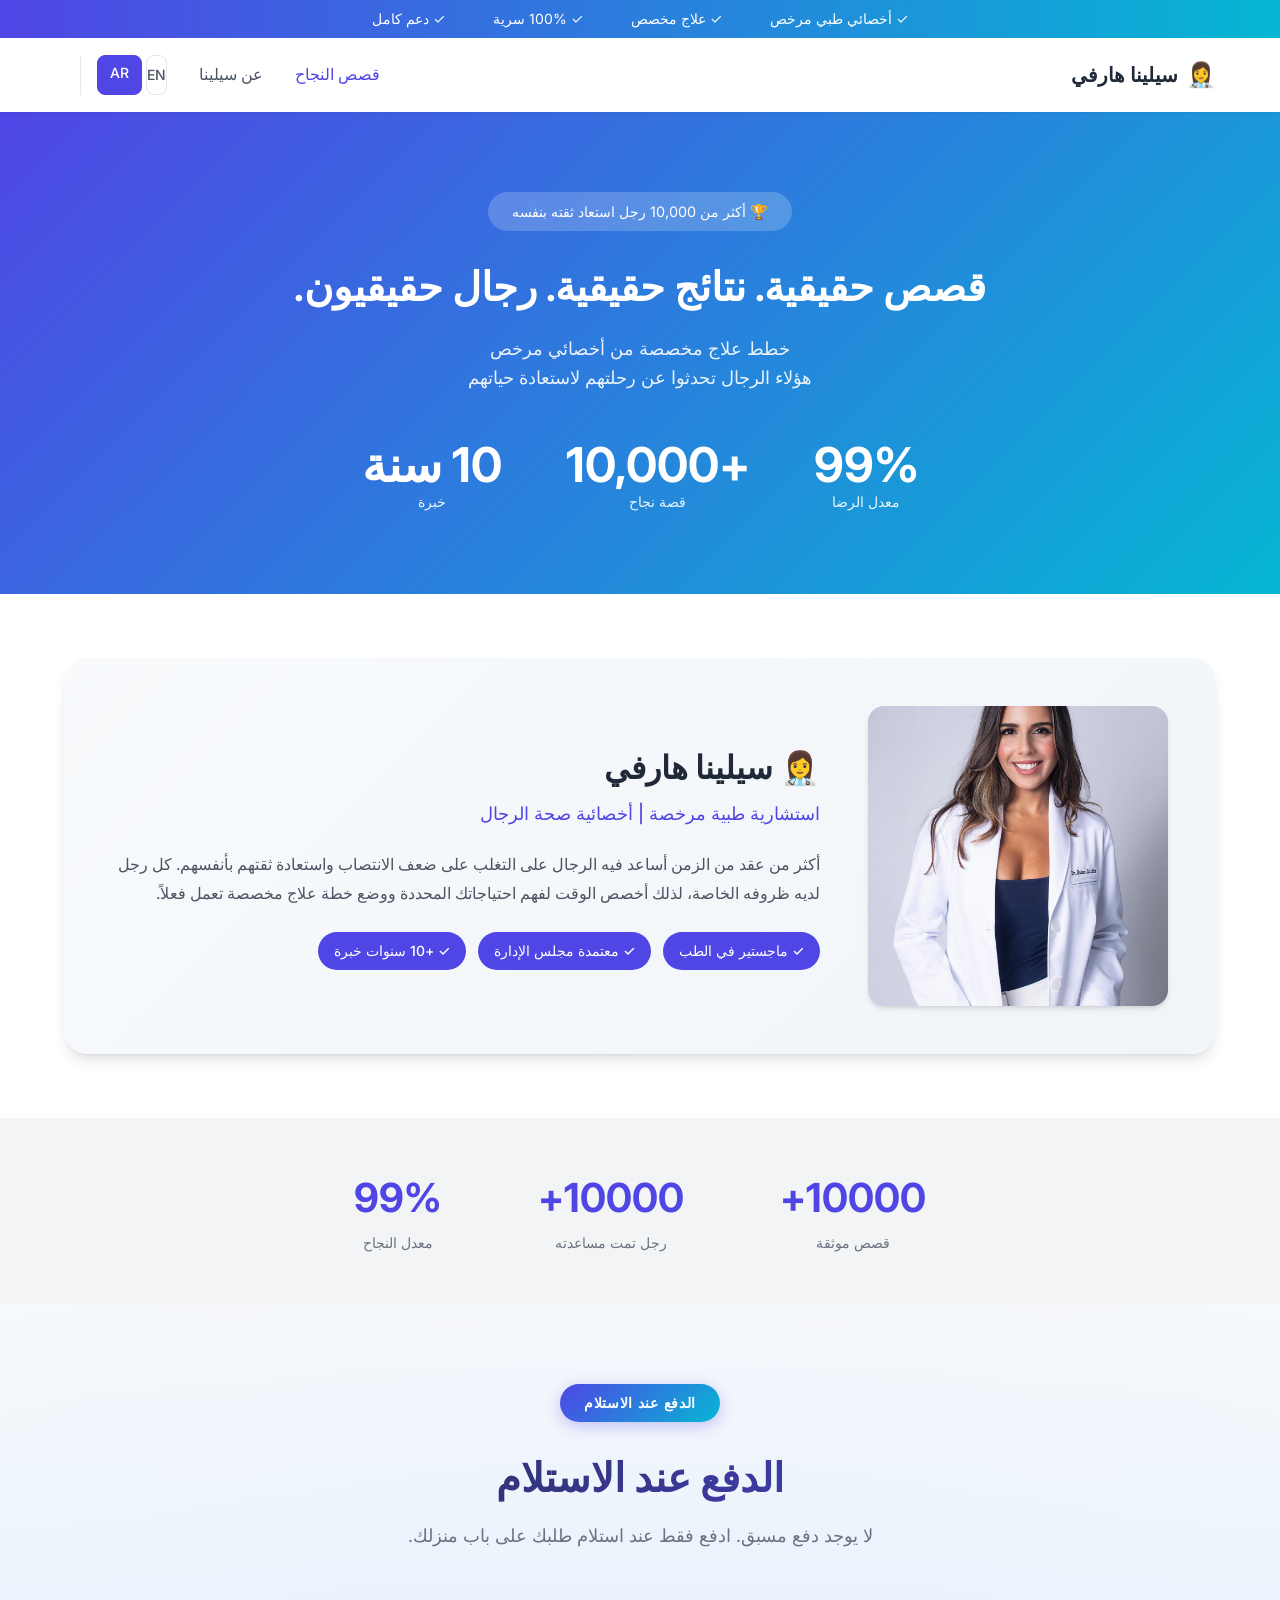
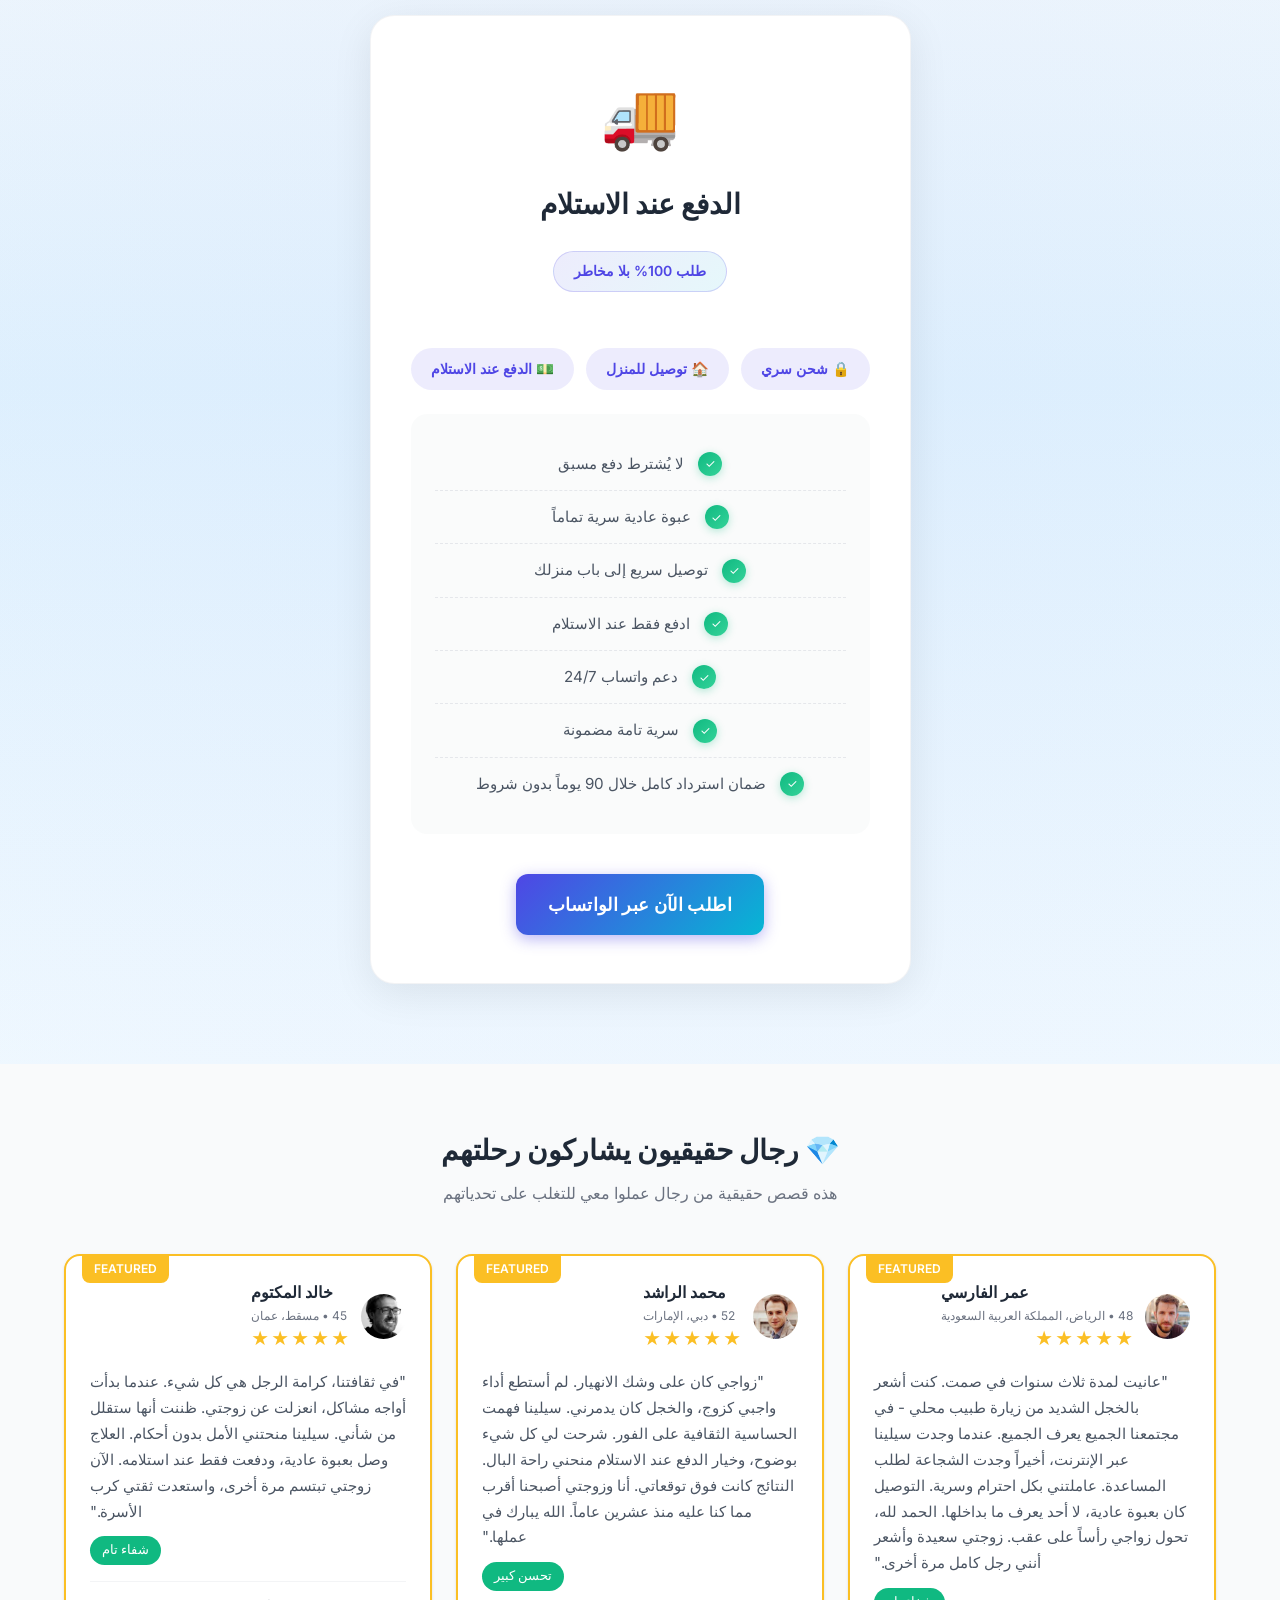
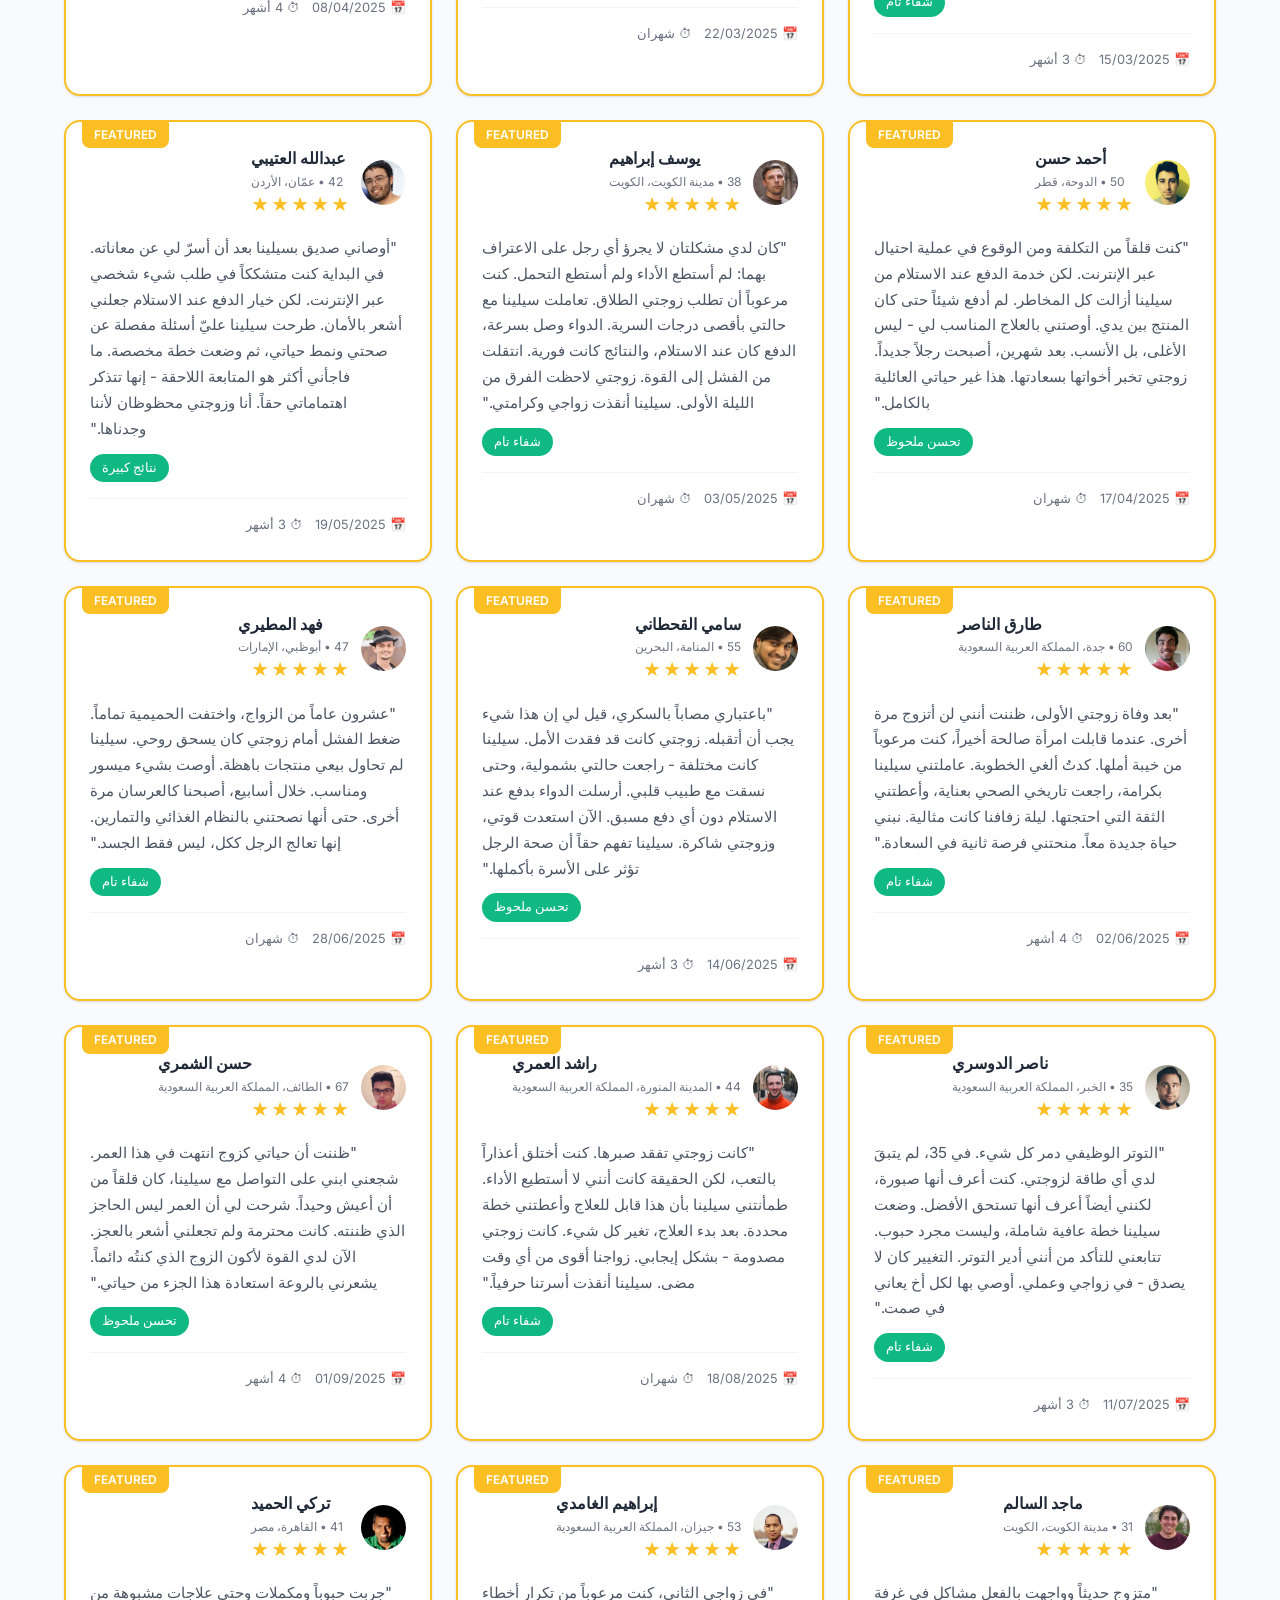
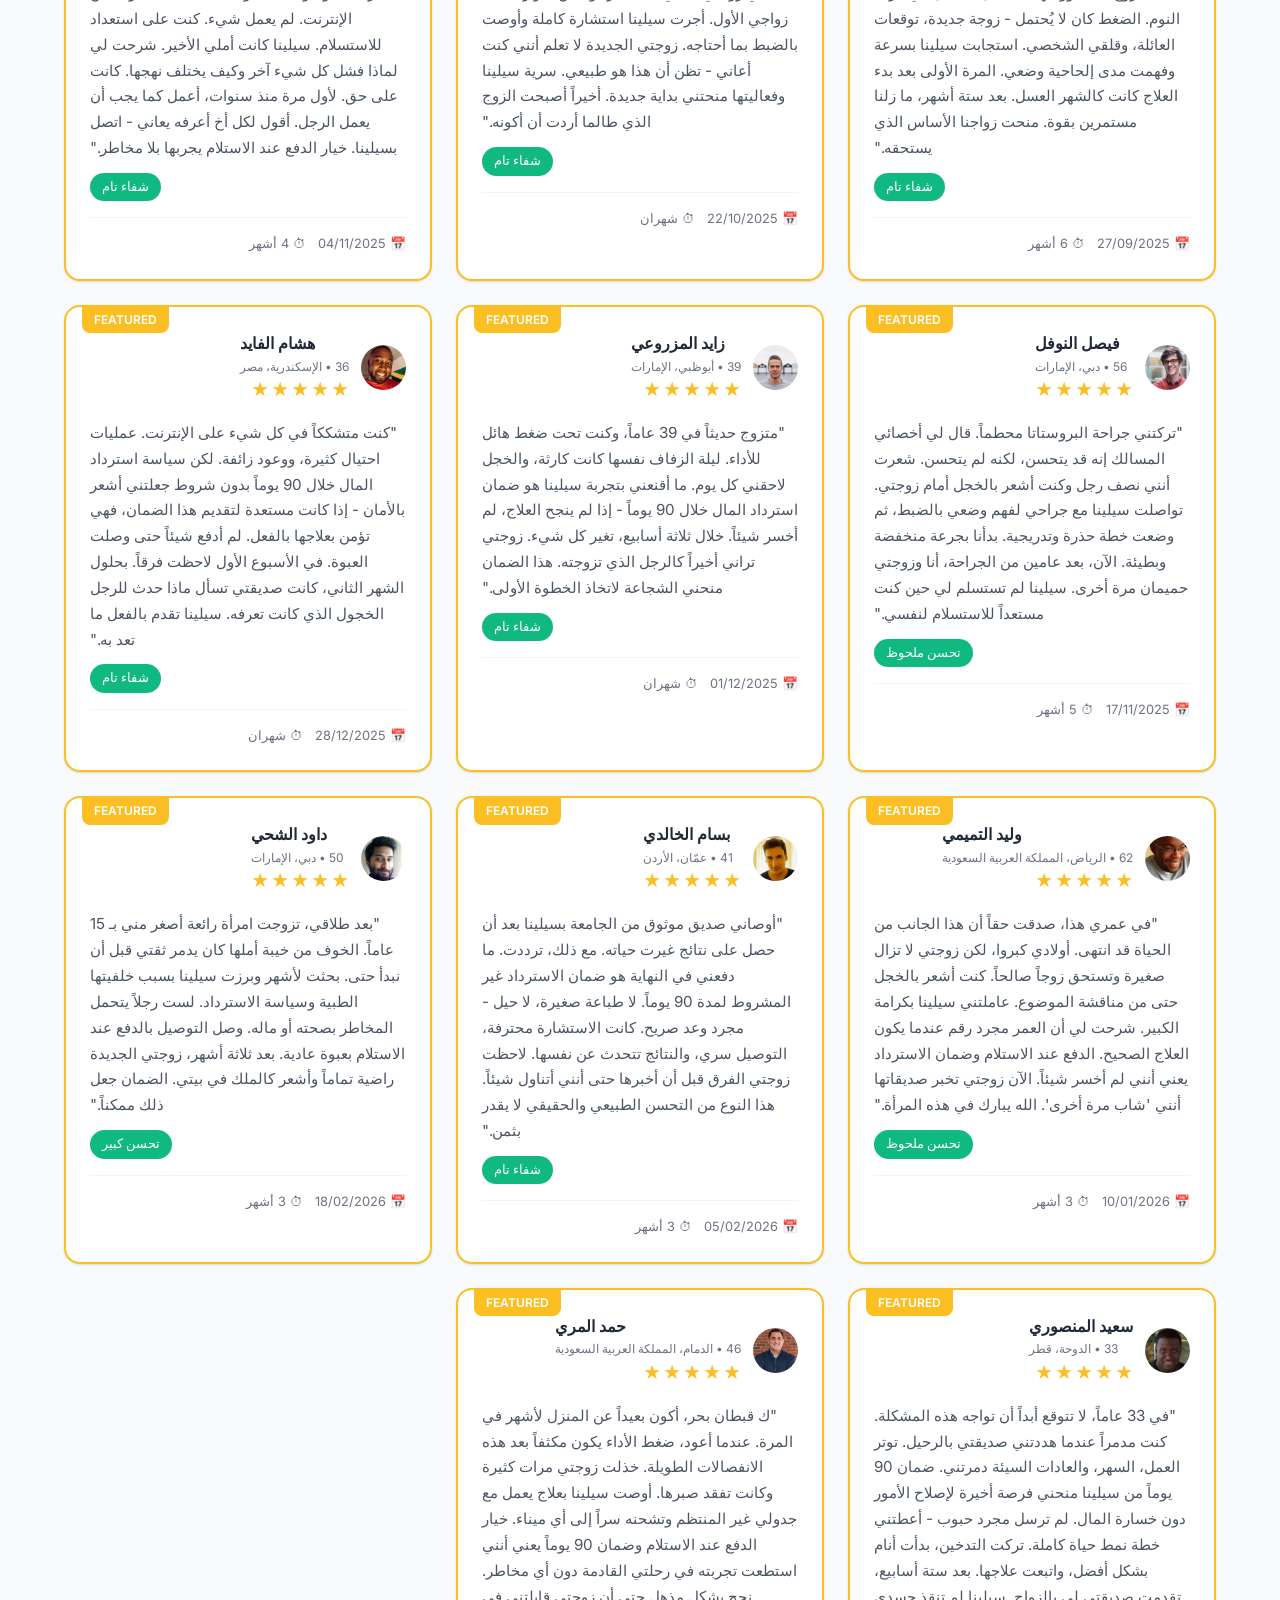
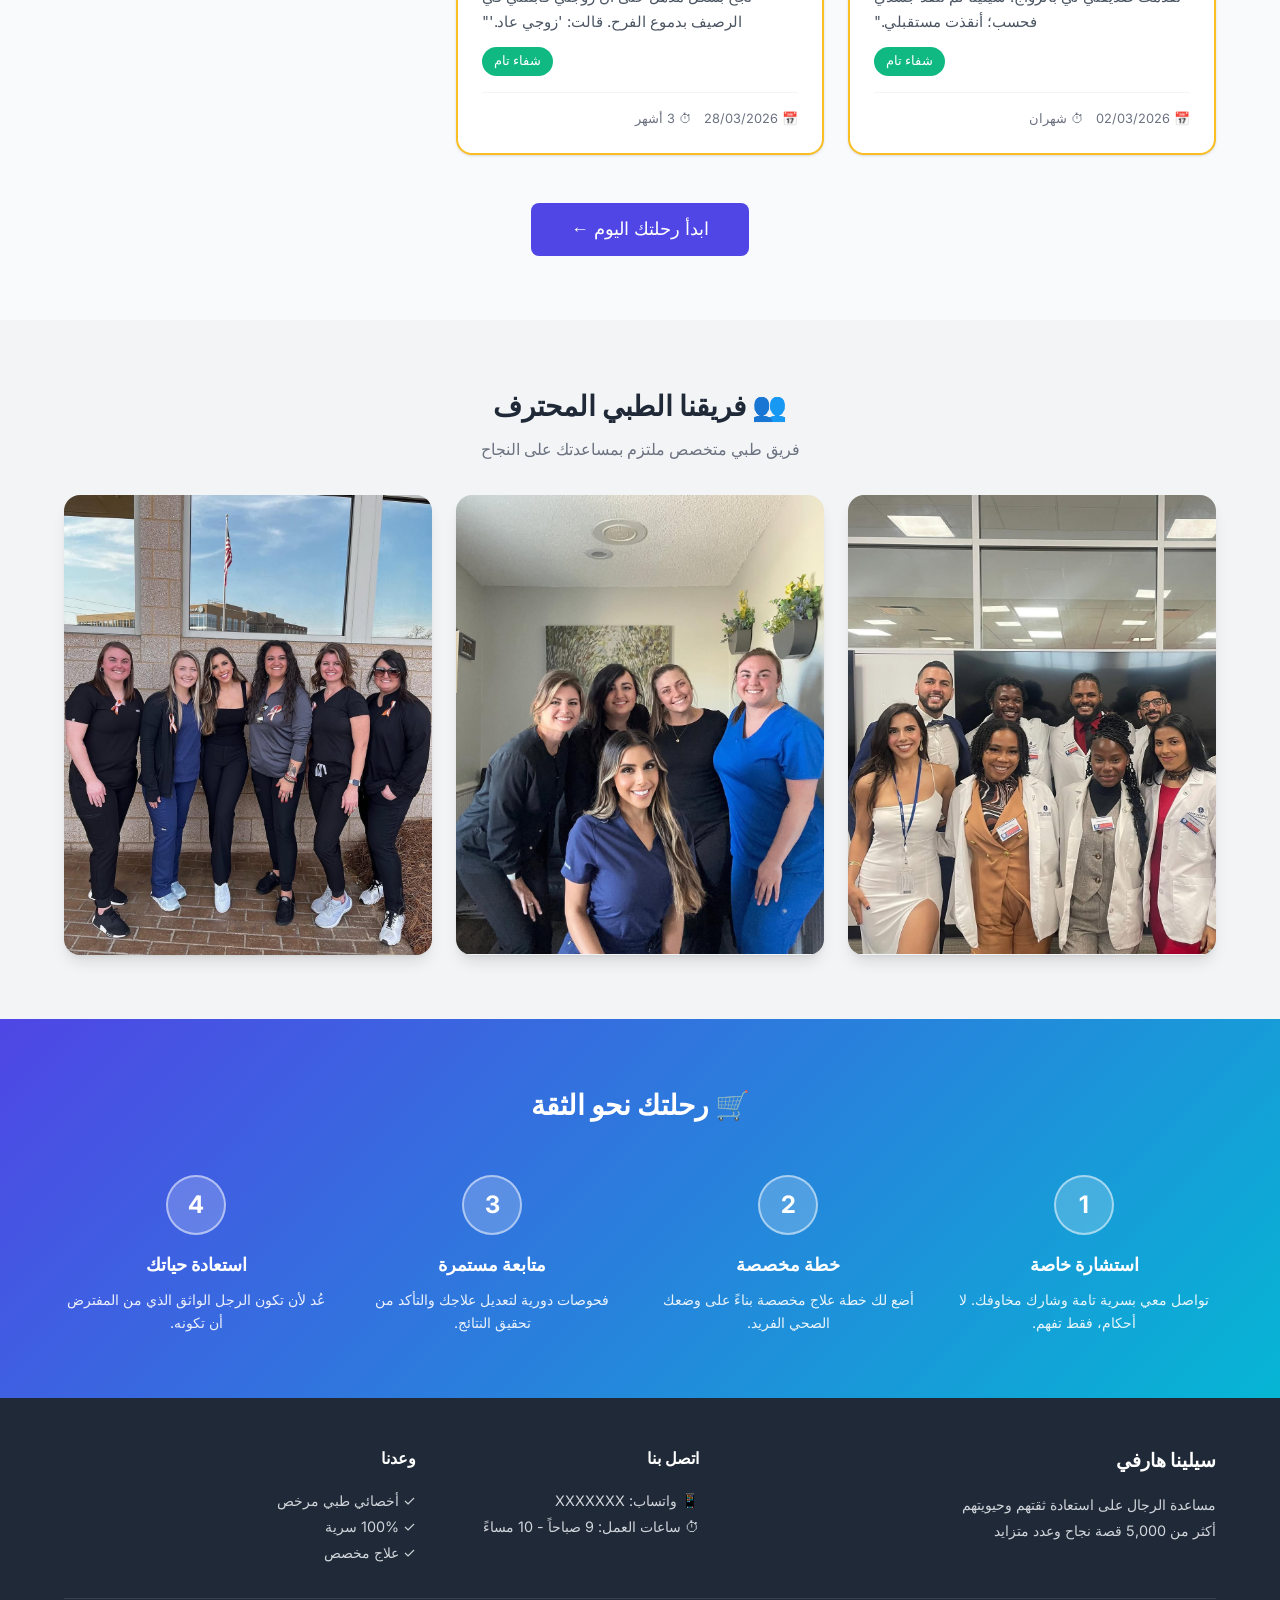
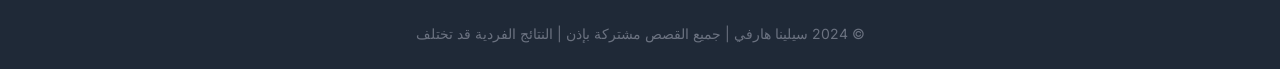
<file: index.html>
<!DOCTYPE html>
<html lang="ar" dir="rtl">
<head>
  <meta charset="UTF-8" />
  <meta name="viewport" content="width=device-width, initial-scale=1.0" />
  <title>سيلينا هارفي - قصص النجاح الحقيقية</title>
  <link rel="preconnect" href="https://fonts.googleapis.com">
  <link rel="preconnect" href="https://fonts.gstatic.com" crossorigin>
  <link href="https://fonts.googleapis.com/css2?family=Inter:wght@400;500;600;700;800&display=swap" rel="stylesheet">
  <link rel="stylesheet" href="./css/main.css">
</head>
<body>
  <!-- TrustBar -->
  <div class="trust-bar">
    <div class="container">
      <span>&#10003; أخصائي طبي مرخص</span>
      <span>&#10003; علاج مخصص</span>
      <span>&#10003; 100% سرية</span>
      <span>&#10003; دعم كامل</span>
    </div>
  </div>

  <!-- Navbar -->
  <nav class="navbar">
    <div class="container">
      <a href="./index.html" class="logo">
        <span class="logo-icon">&#128105;&#8205;&#9877;&#65039;</span>
        <span>سيلينا هارفي</span>
      </a>
      <div class="nav-links">
        <a href="./index.html" class="active">قصص النجاح</a>
        <a href="./about.html">عن سيلينا</a>
        <div class="lang-switcher">
          <a href="./en/index.html" class="lang-btn">EN</a>
          <span class="lang-btn active">AR</span>
        </div>
      </div>
      <button class="mobile-menu-btn" onclick="toggleMobileMenu()">&#9776;</button>
    </div>
  </nav>
  <div class="mobile-menu" id="mobileMenu">
    <a href="./index.html">قصص النجاح</a>
    <a href="./about.html">عن سيلينا</a>
    <div class="lang-switcher" style="padding: 0.75rem 0;">
      <a href="./en/index.html" class="lang-btn">EN</a>
      <span class="lang-btn active">AR</span>
    </div>
  </div>

  <!-- Hero -->
  <section class="hero">
    <div class="container">
      <div class="hero-badge">&#127942; أكثر من 10,000 رجل استعاد ثقته بنفسه</div>
      <h1>قصص حقيقية. نتائج حقيقية. رجال حقيقيون.</h1>
      <p>
        خطط علاج مخصصة من أخصائي مرخص<br>هؤلاء الرجال تحدثوا عن رحلتهم لاستعادة حياتهم
      </p>
      <div class="hero-stats">
        <div class="hero-stat">
          <span class="hero-stat-number">99%</span>
          <span class="hero-stat-label">معدل الرضا</span>
        </div>
        <div class="hero-stat">
          <span class="hero-stat-number">+10,000</span>
          <span class="hero-stat-label">قصة نجاح</span>
        </div>
        <div class="hero-stat">
          <span class="hero-stat-number">10 سنة</span>
          <span class="hero-stat-label">خبرة</span>
        </div>
      </div>
    </div>
  </section>

  <!-- SelenaIntro -->
  <section class="selena-intro">
    <div class="container">
      <div class="selena-card">
        <div class="selena-image">
          <img src="./images/selena.jpg" alt="سيلينا هارفي" />
        </div>
        <div class="selena-info">
          <h2>&#128105;&#8205;&#9877;&#65039; سيلينا هارفي</h2>
          <p class="selena-title">استشارية طبية مرخصة | أخصائية صحة الرجال</p>
          <p class="selena-desc">أكثر من عقد من الزمن أساعد فيه الرجال على التغلب على ضعف الانتصاب واستعادة ثقتهم بأنفسهم. كل رجل لديه ظروفه الخاصة، لذلك أخصص الوقت لفهم احتياجاتك المحددة ووضع خطة علاج مخصصة تعمل فعلاً.</p>
          <div class="selena-certs">
            <span class="cert-badge">&#10003; ماجستير في الطب</span>
            <span class="cert-badge">&#10003; معتمدة مجلس الإدارة</span>
            <span class="cert-badge">&#10003; +10 سنوات خبرة</span>
          </div>
        </div>
      </div>
    </div>
  </section>

  <!-- Stats -->
  <section class="stats">
    <div class="container">
      <div class="stat-item">
        <span class="stat-number">10000+</span>
        <span class="stat-label">قصص موثقة</span>
      </div>
      <div class="stat-item">
        <span class="stat-number">10000+</span>
        <span class="stat-label">رجل تمت مساعدته</span>
      </div>
      <div class="stat-item">
        <span class="stat-number">99%</span>
        <span class="stat-label">معدل النجاح</span>
      </div>
    </div>
  </section>

  <!-- PricingSection -->
  <section class="pricing-section">
    <div class="container">
      <div class="section-header">
        <span class="section-badge">الدفع عند الاستلام</span>
        <h2>الدفع عند الاستلام</h2>
        <p>لا يوجد دفع مسبق. ادفع فقط عند استلام طلبك على باب منزلك.</p>
      </div>
      <div class="pricing-cards">
        <div class="pricing-card" style="grid-column:1/-1;max-width:600px;margin:0 auto;">
          <div style="font-size:4rem;margin-bottom:1rem;">&#128666;</div>
          <h3 class="pricing-title">الدفع عند الاستلام</h3>
          <div class="pricing-subtitle">طلب 100% بلا مخاطر</div>
          <div style="display:flex;justify-content:center;gap:0.75rem;flex-wrap:wrap;margin:1.5rem 0;">
            <div style="background:rgba(79,70,229,0.1);color:var(--primary-color);padding:0.6rem 1.25rem;border-radius:2rem;font-weight:600;font-size:0.9rem;display:flex;align-items:center;gap:0.4rem;">
              &#128274; شحن سري
            </div>
            <div style="background:rgba(79,70,229,0.1);color:var(--primary-color);padding:0.6rem 1.25rem;border-radius:2rem;font-weight:600;font-size:0.9rem;display:flex;align-items:center;gap:0.4rem;">
              &#127968; توصيل للمنزل
            </div>
            <div style="background:rgba(79,70,229,0.1);color:var(--primary-color);padding:0.6rem 1.25rem;border-radius:2rem;font-weight:600;font-size:0.9rem;display:flex;align-items:center;gap:0.4rem;">
              &#128181; الدفع عند الاستلام
            </div>
          </div>
          <ul class="pricing-features" style="text-align:center;">
            <li style="justify-content:center;"><span class="check">&#10003;</span> لا يُشترط دفع مسبق</li>
            <li style="justify-content:center;"><span class="check">&#10003;</span> عبوة عادية سرية تماماً</li>
            <li style="justify-content:center;"><span class="check">&#10003;</span> توصيل سريع إلى باب منزلك</li>
            <li style="justify-content:center;"><span class="check">&#10003;</span> ادفع فقط عند الاستلام</li>
            <li style="justify-content:center;"><span class="check">&#10003;</span> دعم واتساب 24/7</li>
            <li style="justify-content:center;"><span class="check">&#10003;</span> سرية تامة مضمونة</li>
            <li style="justify-content:center;"><span class="check">&#10003;</span> ضمان استرداد كامل خلال 90 يوماً بدون شروط</li>
          </ul>
          <button onclick="showModal('modal-pricing')" class="pricing-btn pricing-btn-primary">اطلب الآن عبر الواتساب</button>
        </div>
      </div>
    </div>

    <!-- Contact Modal -->
    <div id="modal-pricing" class="modal-overlay" onclick="hideModal('modal-pricing')">
      <div class="modal-content" onclick="event.stopPropagation()">
        <p class="modal-text">تواصل مع سيلينا على: XXXXXXX</p>
        <button onclick="hideModal('modal-pricing')" class="modal-btn">موافق</button>
      </div>
    </div>
  </section>

  <!-- FeaturedReviews -->
  <section class="featured-reviews">
    <div class="container">
      <div class="section-header">
        <h2>&#128142; رجال حقيقيون يشاركون رحلتهم</h2>
        <p>هذه قصص حقيقية من رجال عملوا معي للتغلب على تحدياتهم</p>
      </div>
      <div class="reviews-grid">
        <div class="review-card featured">
          <div class="review-header">
            <div class="reviewer-info">
              <img src="./images/32.jpg" alt="عمر الفارسي" />
              <div>
                <div class="reviewer-name">عمر الفارسي <span>48 &#8226; الرياض، المملكة العربية السعودية</span></div>
                <div class="review-rating">
                  <span class="star">&#9733;</span><span class="star">&#9733;</span><span class="star">&#9733;</span><span class="star">&#9733;</span><span class="star">&#9733;</span>
                </div>
              </div>
            </div>
          </div>
          <div class="review-content">"عانيت لمدة ثلاث سنوات في صمت. كنت أشعر بالخجل الشديد من زيارة طبيب محلي - في مجتمعنا الجميع يعرف الجميع. عندما وجدت سيلينا عبر الإنترنت، أخيراً وجدت الشجاعة لطلب المساعدة. عاملتني بكل احترام وسرية. التوصيل كان بعبوة عادية، لا أحد يعرف ما بداخلها. الحمد لله، تحول زواجي رأساً على عقب. زوجتي سعيدة وأشعر أنني رجل كامل مرة أخرى."</div>
          <span class="effect-tag">شفاء تام</span>
          <div class="review-meta">
            <span>&#128197; 15/03/2025</span>
            <span>&#9201; 3 أشهر</span>
          </div>
        </div>

        <div class="review-card featured">
          <div class="review-header">
            <div class="reviewer-info">
              <img src="./images/33.jpg" alt="محمد الراشد" />
              <div>
                <div class="reviewer-name">محمد الراشد <span>52 &#8226; دبي، الإمارات</span></div>
                <div class="review-rating">
                  <span class="star">&#9733;</span><span class="star">&#9733;</span><span class="star">&#9733;</span><span class="star">&#9733;</span><span class="star">&#9733;</span>
                </div>
              </div>
            </div>
          </div>
          <div class="review-content">"زواجي كان على وشك الانهيار. لم أستطع أداء واجبي كزوج، والخجل كان يدمرني. سيلينا فهمت الحساسية الثقافية على الفور. شرحت لي كل شيء بوضوح، وخيار الدفع عند الاستلام منحني راحة البال. النتائج كانت فوق توقعاتي. أنا وزوجتي أصبحنا أقرب مما كنا عليه منذ عشرين عاماً. الله يبارك في عملها."</div>
          <span class="effect-tag">تحسن كبير</span>
          <div class="review-meta">
            <span>&#128197; 22/03/2025</span>
            <span>&#9201; شهران</span>
          </div>
        </div>

        <div class="review-card featured">
          <div class="review-header">
            <div class="reviewer-info">
              <img src="./images/34.jpg" alt="خالد المكتوم" />
              <div>
                <div class="reviewer-name">خالد المكتوم <span>45 &#8226; مسقط، عمان</span></div>
                <div class="review-rating">
                  <span class="star">&#9733;</span><span class="star">&#9733;</span><span class="star">&#9733;</span><span class="star">&#9733;</span><span class="star">&#9733;</span>
                </div>
              </div>
            </div>
          </div>
          <div class="review-content">"في ثقافتنا، كرامة الرجل هي كل شيء. عندما بدأت أواجه مشاكل، انعزلت عن زوجتي. ظننت أنها ستقلل من شأني. سيلينا منحتني الأمل بدون أحكام. العلاج وصل بعبوة عادية، ودفعت فقط عند استلامه. الآن زوجتي تبتسم مرة أخرى، واستعدت ثقتي كرب الأسرة."</div>
          <span class="effect-tag">شفاء تام</span>
          <div class="review-meta">
            <span>&#128197; 08/04/2025</span>
            <span>&#9201; 4 أشهر</span>
          </div>
        </div>

        <div class="review-card featured">
          <div class="review-header">
            <div class="reviewer-info">
              <img src="./images/35.jpg" alt="أحمد حسن" />
              <div>
                <div class="reviewer-name">أحمد حسن <span>50 &#8226; الدوحة، قطر</span></div>
                <div class="review-rating">
                  <span class="star">&#9733;</span><span class="star">&#9733;</span><span class="star">&#9733;</span><span class="star">&#9733;</span><span class="star">&#9733;</span>
                </div>
              </div>
            </div>
          </div>
          <div class="review-content">"كنت قلقاً من التكلفة ومن الوقوع في عملية احتيال عبر الإنترنت. لكن خدمة الدفع عند الاستلام من سيلينا أزالت كل المخاطر. لم أدفع شيئاً حتى كان المنتج بين يدي. أوصتني بالعلاج المناسب لي - ليس الأغلى، بل الأنسب. بعد شهرين، أصبحت رجلاً جديداً. زوجتي تخبر أخواتها بسعادتها. هذا غير حياتي العائلية بالكامل."</div>
          <span class="effect-tag">تحسن ملحوظ</span>
          <div class="review-meta">
            <span>&#128197; 17/04/2025</span>
            <span>&#9201; شهران</span>
          </div>
        </div>

        <div class="review-card featured">
          <div class="review-header">
            <div class="reviewer-info">
              <img src="./images/36.jpg" alt="يوسف إبراهيم" />
              <div>
                <div class="reviewer-name">يوسف إبراهيم <span>38 &#8226; مدينة الكويت، الكويت</span></div>
                <div class="review-rating">
                  <span class="star">&#9733;</span><span class="star">&#9733;</span><span class="star">&#9733;</span><span class="star">&#9733;</span><span class="star">&#9733;</span>
                </div>
              </div>
            </div>
          </div>
          <div class="review-content">"كان لدي مشكلتان لا يجرؤ أي رجل على الاعتراف بهما: لم أستطع الأداء ولم أستطع التحمل. كنت مرعوباً أن تطلب زوجتي الطلاق. تعاملت سيلينا مع حالتي بأقصى درجات السرية. الدواء وصل بسرعة، الدفع كان عند الاستلام، والنتائج كانت فورية. انتقلت من الفشل إلى القوة. زوجتي لاحظت الفرق من الليلة الأولى. سيلينا أنقذت زواجي وكرامتي."</div>
          <span class="effect-tag">شفاء تام</span>
          <div class="review-meta">
            <span>&#128197; 03/05/2025</span>
            <span>&#9201; شهران</span>
          </div>
        </div>

        <div class="review-card featured">
          <div class="review-header">
            <div class="reviewer-info">
              <img src="./images/37.jpg" alt="عبدالله العتيبي" />
              <div>
                <div class="reviewer-name">عبدالله العتيبي <span>42 &#8226; عمّان، الأردن</span></div>
                <div class="review-rating">
                  <span class="star">&#9733;</span><span class="star">&#9733;</span><span class="star">&#9733;</span><span class="star">&#9733;</span><span class="star">&#9733;</span>
                </div>
              </div>
            </div>
          </div>
          <div class="review-content">"أوصاني صديق بسيلينا بعد أن أسرّ لي عن معاناته. في البداية كنت متشككاً في طلب شيء شخصي عبر الإنترنت. لكن خيار الدفع عند الاستلام جعلني أشعر بالأمان. طرحت سيلينا عليّ أسئلة مفصلة عن صحتي ونمط حياتي، ثم وضعت خطة مخصصة. ما فاجأني أكثر هو المتابعة اللاحقة - إنها تتذكر اهتماماتي حقاً. أنا وزوجتي محظوظان لأننا وجدناها."</div>
          <span class="effect-tag">نتائج كبيرة</span>
          <div class="review-meta">
            <span>&#128197; 19/05/2025</span>
            <span>&#9201; 3 أشهر</span>
          </div>
        </div>

        <div class="review-card featured">
          <div class="review-header">
            <div class="reviewer-info">
              <img src="./images/38.jpg" alt="طارق الناصر" />
              <div>
                <div class="reviewer-name">طارق الناصر <span>60 &#8226; جدة، المملكة العربية السعودية</span></div>
                <div class="review-rating">
                  <span class="star">&#9733;</span><span class="star">&#9733;</span><span class="star">&#9733;</span><span class="star">&#9733;</span><span class="star">&#9733;</span>
                </div>
              </div>
            </div>
          </div>
          <div class="review-content">"بعد وفاة زوجتي الأولى، ظننت أنني لن أتزوج مرة أخرى. عندما قابلت امرأة صالحة أخيراً، كنت مرعوباً من خيبة أملها. كدتُ ألغي الخطوبة. عاملتني سيلينا بكرامة، راجعت تاريخي الصحي بعناية، وأعطتني الثقة التي احتجتها. ليلة زفافنا كانت مثالية. نبني حياة جديدة معاً. منحتني فرصة ثانية في السعادة."</div>
          <span class="effect-tag">شفاء تام</span>
          <div class="review-meta">
            <span>&#128197; 02/06/2025</span>
            <span>&#9201; 4 أشهر</span>
          </div>
        </div>

        <div class="review-card featured">
          <div class="review-header">
            <div class="reviewer-info">
              <img src="./images/39.jpg" alt="سامي القحطاني" />
              <div>
                <div class="reviewer-name">سامي القحطاني <span>55 &#8226; المنامة، البحرين</span></div>
                <div class="review-rating">
                  <span class="star">&#9733;</span><span class="star">&#9733;</span><span class="star">&#9733;</span><span class="star">&#9733;</span><span class="star">&#9733;</span>
                </div>
              </div>
            </div>
          </div>
          <div class="review-content">"باعتباري مصاباً بالسكري، قيل لي إن هذا شيء يجب أن أتقبله. زوجتي كانت قد فقدت الأمل. سيلينا كانت مختلفة - راجعت حالتي بشمولية، وحتى نسقت مع طبيب قلبي. أرسلت الدواء بدفع عند الاستلام دون أي دفع مسبق. الآن استعدت قوتي، وزوجتي شاكرة. سيلينا تفهم حقاً أن صحة الرجل تؤثر على الأسرة بأكملها."</div>
          <span class="effect-tag">تحسن ملحوظ</span>
          <div class="review-meta">
            <span>&#128197; 14/06/2025</span>
            <span>&#9201; 3 أشهر</span>
          </div>
        </div>

        <div class="review-card featured">
          <div class="review-header">
            <div class="reviewer-info">
              <img src="./images/40.jpg" alt="فهد المطيري" />
              <div>
                <div class="reviewer-name">فهد المطيري <span>47 &#8226; أبوظبي، الإمارات</span></div>
                <div class="review-rating">
                  <span class="star">&#9733;</span><span class="star">&#9733;</span><span class="star">&#9733;</span><span class="star">&#9733;</span><span class="star">&#9733;</span>
                </div>
              </div>
            </div>
          </div>
          <div class="review-content">"عشرون عاماً من الزواج، واختفت الحميمية تماماً. ضغط الفشل أمام زوجتي كان يسحق روحي. سيلينا لم تحاول بيعي منتجات باهظة. أوصت بشيء ميسور ومناسب. خلال أسابيع، أصبحنا كالعرسان مرة أخرى. حتى أنها نصحتني بالنظام الغذائي والتمارين. إنها تعالج الرجل ككل، ليس فقط الجسد."</div>
          <span class="effect-tag">شفاء تام</span>
          <div class="review-meta">
            <span>&#128197; 28/06/2025</span>
            <span>&#9201; شهران</span>
          </div>
        </div>

        <div class="review-card featured">
          <div class="review-header">
            <div class="reviewer-info">
              <img src="./images/41.jpg" alt="ناصر الدوسري" />
              <div>
                <div class="reviewer-name">ناصر الدوسري <span>35 &#8226; الخبر، المملكة العربية السعودية</span></div>
                <div class="review-rating">
                  <span class="star">&#9733;</span><span class="star">&#9733;</span><span class="star">&#9733;</span><span class="star">&#9733;</span><span class="star">&#9733;</span>
                </div>
              </div>
            </div>
          </div>
          <div class="review-content">"التوتر الوظيفي دمر كل شيء. في 35، لم يتبقَ لدي أي طاقة لزوجتي. كنت أعرف أنها صبورة، لكنني أيضاً أعرف أنها تستحق الأفضل. وضعت سيلينا خطة عافية شاملة، وليست مجرد حبوب. تتابعني للتأكد من أنني أدير التوتر. التغيير كان لا يصدق - في زواجي وعملي. أوصي بها لكل أخ يعاني في صمت."</div>
          <span class="effect-tag">شفاء تام</span>
          <div class="review-meta">
            <span>&#128197; 11/07/2025</span>
            <span>&#9201; 3 أشهر</span>
          </div>
        </div>

        <div class="review-card featured">
          <div class="review-header">
            <div class="reviewer-info">
              <img src="./images/44.jpg" alt="راشد العمري" />
              <div>
                <div class="reviewer-name">راشد العمري <span>44 &#8226; المدينة المنورة، المملكة العربية السعودية</span></div>
                <div class="review-rating">
                  <span class="star">&#9733;</span><span class="star">&#9733;</span><span class="star">&#9733;</span><span class="star">&#9733;</span><span class="star">&#9733;</span>
                </div>
              </div>
            </div>
          </div>
          <div class="review-content">"كانت زوجتي تفقد صبرها. كنت أختلق أعذاراً بالتعب، لكن الحقيقة كانت أنني لا أستطيع الأداء. طمأنتني سيلينا بأن هذا قابل للعلاج وأعطتني خطة محددة. بعد بدء العلاج، تغير كل شيء. كانت زوجتي مصدومة - بشكل إيجابي. زواجنا أقوى من أي وقت مضى. سيلينا أنقذت أسرتنا حرفياً."</div>
          <span class="effect-tag">شفاء تام</span>
          <div class="review-meta">
            <span>&#128197; 18/08/2025</span>
            <span>&#9201; شهران</span>
          </div>
        </div>

        <div class="review-card featured">
          <div class="review-header">
            <div class="reviewer-info">
              <img src="./images/45.jpg" alt="حسن الشمري" />
              <div>
                <div class="reviewer-name">حسن الشمري <span>67 &#8226; الطائف، المملكة العربية السعودية</span></div>
                <div class="review-rating">
                  <span class="star">&#9733;</span><span class="star">&#9733;</span><span class="star">&#9733;</span><span class="star">&#9733;</span><span class="star">&#9733;</span>
                </div>
              </div>
            </div>
          </div>
          <div class="review-content">"ظننت أن حياتي كزوج انتهت في هذا العمر. شجعني ابني على التواصل مع سيلينا، كان قلقاً من أن أعيش وحيداً. شرحت لي أن العمر ليس الحاجز الذي ظننته. كانت محترمة ولم تجعلني أشعر بالعجز. الآن لدي القوة لأكون الزوج الذي كنتُه دائماً. يشعرني بالروعة استعادة هذا الجزء من حياتي."</div>
          <span class="effect-tag">تحسن ملحوظ</span>
          <div class="review-meta">
            <span>&#128197; 01/09/2025</span>
            <span>&#9201; 4 أشهر</span>
          </div>
        </div>

        <div class="review-card featured">
          <div class="review-header">
            <div class="reviewer-info">
              <img src="./images/47.jpg" alt="ماجد السالم" />
              <div>
                <div class="reviewer-name">ماجد السالم <span>31 &#8226; مدينة الكويت، الكويت</span></div>
                <div class="review-rating">
                  <span class="star">&#9733;</span><span class="star">&#9733;</span><span class="star">&#9733;</span><span class="star">&#9733;</span><span class="star">&#9733;</span>
                </div>
              </div>
            </div>
          </div>
          <div class="review-content">"متزوج حديثاً وواجهت بالفعل مشاكل في غرفة النوم. الضغط كان لا يُحتمل - زوجة جديدة، توقعات العائلة، وقلقي الشخصي. استجابت سيلينا بسرعة وفهمت مدى إلحاحية وضعي. المرة الأولى بعد بدء العلاج كانت كالشهر العسل. بعد ستة أشهر، ما زلنا مستمرين بقوة. منحت زواجنا الأساس الذي يستحقه."</div>
          <span class="effect-tag">شفاء تام</span>
          <div class="review-meta">
            <span>&#128197; 27/09/2025</span>
            <span>&#9201; 6 أشهر</span>
          </div>
        </div>

        <div class="review-card featured">
          <div class="review-header">
            <div class="reviewer-info">
              <img src="./images/49.jpg" alt="إبراهيم الغامدي" />
              <div>
                <div class="reviewer-name">إبراهيم الغامدي <span>53 &#8226; جيزان، المملكة العربية السعودية</span></div>
                <div class="review-rating">
                  <span class="star">&#9733;</span><span class="star">&#9733;</span><span class="star">&#9733;</span><span class="star">&#9733;</span><span class="star">&#9733;</span>
                </div>
              </div>
            </div>
          </div>
          <div class="review-content">"في زواجي الثاني، كنت مرعوباً من تكرار أخطاء زواجي الأول. أجرت سيلينا استشارة كاملة وأوصت بالضبط بما أحتاجه. زوجتي الجديدة لا تعلم أنني كنت أعاني - تظن أن هذا هو طبيعي. سرية سيلينا وفعاليتها منحتني بداية جديدة. أخيراً أصبحت الزوج الذي طالما أردت أن أكونه."</div>
          <span class="effect-tag">شفاء تام</span>
          <div class="review-meta">
            <span>&#128197; 22/10/2025</span>
            <span>&#9201; شهران</span>
          </div>
        </div>

        <div class="review-card featured">
          <div class="review-header">
            <div class="reviewer-info">
              <img src="./images/50.jpg" alt="تركي الحميد" />
              <div>
                <div class="reviewer-name">تركي الحميد <span>41 &#8226; القاهرة، مصر</span></div>
                <div class="review-rating">
                  <span class="star">&#9733;</span><span class="star">&#9733;</span><span class="star">&#9733;</span><span class="star">&#9733;</span><span class="star">&#9733;</span>
                </div>
              </div>
            </div>
          </div>
          <div class="review-content">"جربت حبوباً ومكملات وحتى علاجات مشبوهة من الإنترنت. لم يعمل شيء. كنت على استعداد للاستسلام. سيلينا كانت أملي الأخير. شرحت لي لماذا فشل كل شيء آخر وكيف يختلف نهجها. كانت على حق. لأول مرة منذ سنوات، أعمل كما يجب أن يعمل الرجل. أقول لكل أخ أعرفه يعاني - اتصل بسيلينا. خيار الدفع عند الاستلام يجربها بلا مخاطر."</div>
          <span class="effect-tag">شفاء تام</span>
          <div class="review-meta">
            <span>&#128197; 04/11/2025</span>
            <span>&#9201; 4 أشهر</span>
          </div>
        </div>

        <div class="review-card featured">
          <div class="review-header">
            <div class="reviewer-info">
              <img src="./images/51.jpg" alt="فيصل النوفل" />
              <div>
                <div class="reviewer-name">فيصل النوفل <span>56 &#8226; دبي، الإمارات</span></div>
                <div class="review-rating">
                  <span class="star">&#9733;</span><span class="star">&#9733;</span><span class="star">&#9733;</span><span class="star">&#9733;</span><span class="star">&#9733;</span>
                </div>
              </div>
            </div>
          </div>
          <div class="review-content">"تركتني جراحة البروستاتا محطماً. قال لي أخصائي المسالك إنه قد يتحسن، لكنه لم يتحسن. شعرت أنني نصف رجل وكنت أشعر بالخجل أمام زوجتي. تواصلت سيلينا مع جراحي لفهم وضعي بالضبط، ثم وضعت خطة حذرة وتدريجية. بدأنا بجرعة منخفضة وبطيئة. الآن، بعد عامين من الجراحة، أنا وزوجتي حميمان مرة أخرى. سيلينا لم تستسلم لي حين كنت مستعداً للاستسلام لنفسي."</div>
          <span class="effect-tag">تحسن ملحوظ</span>
          <div class="review-meta">
            <span>&#128197; 17/11/2025</span>
            <span>&#9201; 5 أشهر</span>
          </div>
        </div>

        <div class="review-card featured">
          <div class="review-header">
            <div class="reviewer-info">
              <img src="./images/52.jpg" alt="زايد المزروعي" />
              <div>
                <div class="reviewer-name">زايد المزروعي <span>39 &#8226; أبوظبي، الإمارات</span></div>
                <div class="review-rating">
                  <span class="star">&#9733;</span><span class="star">&#9733;</span><span class="star">&#9733;</span><span class="star">&#9733;</span><span class="star">&#9733;</span>
                </div>
              </div>
            </div>
          </div>
          <div class="review-content">"متزوج حديثاً في 39 عاماً، وكنت تحت ضغط هائل للأداء. ليلة الزفاف نفسها كانت كارثة، والخجل لاحقني كل يوم. ما أقنعني بتجربة سيلينا هو ضمان استرداد المال خلال 90 يوماً - إذا لم ينجح العلاج، لم أخسر شيئاً. خلال ثلاثة أسابيع، تغير كل شيء. زوجتي تراني أخيراً كالرجل الذي تزوجته. هذا الضمان منحني الشجاعة لاتخاذ الخطوة الأولى."</div>
          <span class="effect-tag">شفاء تام</span>
          <div class="review-meta">
            <span>&#128197; 01/12/2025</span>
            <span>&#9201; شهران</span>
          </div>
        </div>

        <div class="review-card featured">
          <div class="review-header">
            <div class="reviewer-info">
              <img src="./images/54.jpg" alt="هشام الفايد" />
              <div>
                <div class="reviewer-name">هشام الفايد <span>36 &#8226; الإسكندرية، مصر</span></div>
                <div class="review-rating">
                  <span class="star">&#9733;</span><span class="star">&#9733;</span><span class="star">&#9733;</span><span class="star">&#9733;</span><span class="star">&#9733;</span>
                </div>
              </div>
            </div>
          </div>
          <div class="review-content">"كنت متشككاً في كل شيء على الإنترنت. عمليات احتيال كثيرة، ووعود زائفة. لكن سياسة استرداد المال خلال 90 يوماً بدون شروط جعلتني أشعر بالأمان - إذا كانت مستعدة لتقديم هذا الضمان، فهي تؤمن بعلاجها بالفعل. لم أدفع شيئاً حتى وصلت العبوة. في الأسبوع الأول لاحظت فرقاً. بحلول الشهر الثاني، كانت صديقتي تسأل ماذا حدث للرجل الخجول الذي كانت تعرفه. سيلينا تقدم بالفعل ما تعد به."</div>
          <span class="effect-tag">شفاء تام</span>
          <div class="review-meta">
            <span>&#128197; 28/12/2025</span>
            <span>&#9201; شهران</span>
          </div>
        </div>

        <div class="review-card featured">
          <div class="review-header">
            <div class="reviewer-info">
              <img src="./images/55.jpg" alt="وليد التميمي" />
              <div>
                <div class="reviewer-name">وليد التميمي <span>62 &#8226; الرياض، المملكة العربية السعودية</span></div>
                <div class="review-rating">
                  <span class="star">&#9733;</span><span class="star">&#9733;</span><span class="star">&#9733;</span><span class="star">&#9733;</span><span class="star">&#9733;</span>
                </div>
              </div>
            </div>
          </div>
          <div class="review-content">"في عمري هذا، صدقت حقاً أن هذا الجانب من الحياة قد انتهى. أولادي كبروا، لكن زوجتي لا تزال صغيرة وتستحق زوجاً صالحاً. كنت أشعر بالخجل حتى من مناقشة الموضوع. عاملتني سيلينا بكرامة الكبير. شرحت لي أن العمر مجرد رقم عندما يكون العلاج الصحيح. الدفع عند الاستلام وضمان الاسترداد يعني أنني لم أخسر شيئاً. الآن زوجتي تخبر صديقاتها أنني 'شاب مرة أخرى'. الله يبارك في هذه المرأة."</div>
          <span class="effect-tag">تحسن ملحوظ</span>
          <div class="review-meta">
            <span>&#128197; 10/01/2026</span>
            <span>&#9201; 3 أشهر</span>
          </div>
        </div>

        <div class="review-card featured">
          <div class="review-header">
            <div class="reviewer-info">
              <img src="./images/57.jpg" alt="بسام الخالدي" />
              <div>
                <div class="reviewer-name">بسام الخالدي <span>41 &#8226; عمّان، الأردن</span></div>
                <div class="review-rating">
                  <span class="star">&#9733;</span><span class="star">&#9733;</span><span class="star">&#9733;</span><span class="star">&#9733;</span><span class="star">&#9733;</span>
                </div>
              </div>
            </div>
          </div>
          <div class="review-content">"أوصاني صديق موثوق من الجامعة بسيلينا بعد أن حصل على نتائج غيرت حياته. مع ذلك، ترددت. ما دفعني في النهاية هو ضمان الاسترداد غير المشروط لمدة 90 يوماً. لا طباعة صغيرة، لا حيل - مجرد وعد صريح. كانت الاستشارة محترفة، التوصيل سري، والنتائج تتحدث عن نفسها. لاحظت زوجتي الفرق قبل أن أخبرها حتى أنني أتناول شيئاً. هذا النوع من التحسن الطبيعي والحقيقي لا يقدر بثمن."</div>
          <span class="effect-tag">شفاء تام</span>
          <div class="review-meta">
            <span>&#128197; 05/02/2026</span>
            <span>&#9201; 3 أشهر</span>
          </div>
        </div>

        <div class="review-card featured">
          <div class="review-header">
            <div class="reviewer-info">
              <img src="./images/58.jpg" alt="داود الشحي" />
              <div>
                <div class="reviewer-name">داود الشحي <span>50 &#8226; دبي، الإمارات</span></div>
                <div class="review-rating">
                  <span class="star">&#9733;</span><span class="star">&#9733;</span><span class="star">&#9733;</span><span class="star">&#9733;</span><span class="star">&#9733;</span>
                </div>
              </div>
            </div>
          </div>
          <div class="review-content">"بعد طلاقي، تزوجت امرأة رائعة أصغر مني بـ 15 عاماً. الخوف من خيبة أملها كان يدمر ثقتي قبل أن نبدأ حتى. بحثت لأشهر وبرزت سيلينا بسبب خلفيتها الطبية وسياسة الاسترداد. لست رجلاً يتحمل المخاطر بصحته أو ماله. وصل التوصيل بالدفع عند الاستلام بعبوة عادية. بعد ثلاثة أشهر، زوجتي الجديدة راضية تماماً وأشعر كالملك في بيتي. الضمان جعل ذلك ممكناً."</div>
          <span class="effect-tag">تحسن كبير</span>
          <div class="review-meta">
            <span>&#128197; 18/02/2026</span>
            <span>&#9201; 3 أشهر</span>
          </div>
        </div>

        <div class="review-card featured">
          <div class="review-header">
            <div class="reviewer-info">
              <img src="./images/59.jpg" alt="سعيد المنصوري" />
              <div>
                <div class="reviewer-name">سعيد المنصوري <span>33 &#8226; الدوحة، قطر</span></div>
                <div class="review-rating">
                  <span class="star">&#9733;</span><span class="star">&#9733;</span><span class="star">&#9733;</span><span class="star">&#9733;</span><span class="star">&#9733;</span>
                </div>
              </div>
            </div>
          </div>
          <div class="review-content">"في 33 عاماً، لا تتوقع أبداً أن تواجه هذه المشكلة. كنت مدمراً عندما هددتني صديقتي بالرحيل. توتر العمل، السهر، والعادات السيئة دمرتني. ضمان 90 يوماً من سيلينا منحني فرصة أخيرة لإصلاح الأمور دون خسارة المال. لم ترسل مجرد حبوب - أعطتني خطة نمط حياة كاملة. تركت التدخين، بدأت أنام بشكل أفضل، واتبعت علاجها. بعد ستة أسابيع، تقدمت صديقتي لي بالزواج. سيلينا لم تنقذ جسدي فحسب؛ أنقذت مستقبلي."</div>
          <span class="effect-tag">شفاء تام</span>
          <div class="review-meta">
            <span>&#128197; 02/03/2026</span>
            <span>&#9201; شهران</span>
          </div>
        </div>

        <div class="review-card featured">
          <div class="review-header">
            <div class="reviewer-info">
              <img src="./images/61.jpg" alt="حمد المري" />
              <div>
                <div class="reviewer-name">حمد المري <span>46 &#8226; الدمام، المملكة العربية السعودية</span></div>
                <div class="review-rating">
                  <span class="star">&#9733;</span><span class="star">&#9733;</span><span class="star">&#9733;</span><span class="star">&#9733;</span><span class="star">&#9733;</span>
                </div>
              </div>
            </div>
          </div>
          <div class="review-content">"ك قبطان بحر، أكون بعيداً عن المنزل لأشهر في المرة. عندما أعود، ضغط الأداء يكون مكثفاً بعد هذه الانفصالات الطويلة. خذلت زوجتي مرات كثيرة وكانت تفقد صبرها. أوصت سيلينا بعلاج يعمل مع جدولي غير المنتظم وتشحنه سراً إلى أي ميناء. خيار الدفع عند الاستلام وضمان 90 يوماً يعني أنني استطعت تجربته في رحلتي القادمة دون أي مخاطر. نجح بشكل مذهل حتى أن زوجتي قابلتني في الرصيف بدموع الفرح. قالت: 'زوجي عاد.'"</div>
          <span class="effect-tag">شفاء تام</span>
          <div class="review-meta">
            <span>&#128197; 28/03/2026</span>
            <span>&#9201; 3 أشهر</span>
          </div>
        </div>
      </div>

      <div class="text-center" style="margin-top:3rem">
        <button onclick="showModal('modal-reviews')" class="btn-primary btn-large">ابدأ رحلتك اليوم &#8592;</button>
      </div>
    </div>

    <!-- Contact Modal -->
    <div id="modal-reviews" class="modal-overlay" onclick="hideModal('modal-reviews')">
      <div class="modal-content" onclick="event.stopPropagation()">
        <p class="modal-text">تواصل مع سيلينا على: XXXXXXX</p>
        <button onclick="hideModal('modal-reviews')" class="modal-btn">موافق</button>
      </div>
    </div>
  </section>

  <!-- TeamSection -->
  <section class="team-section">
    <div class="container">
      <h2>&#128101; فريقنا الطبي المحترف</h2>
      <p class="section-desc">فريق طبي متخصص ملتزم بمساعدتك على النجاح</p>
      <div class="team-gallery">
        <div class="team-image">
          <img src="./images/team.jpg" alt="فريقنا الطبي المحترف" />
        </div>
        <div class="team-image">
          <img src="./images/team2.jpg" alt="فريقنا" />
        </div>
        <div class="team-image">
          <img src="./images/team3.jpg" alt="فريقنا" />
        </div>
      </div>
    </div>
  </section>

  <!-- ProcessSection -->
  <section class="process">
    <div class="container">
      <h2>&#128722; رحلتك نحو الثقة</h2>
      <div class="process-steps">
        <div class="process-step">
          <div class="step-number">1</div>
          <h3>استشارة خاصة</h3>
          <p>تواصل معي بسرية تامة وشارك مخاوفك. لا أحكام، فقط تفهم.</p>
        </div>
        <div class="process-step">
          <div class="step-number">2</div>
          <h3>خطة مخصصة</h3>
          <p>أضع لك خطة علاج مخصصة بناءً على وضعك الصحي الفريد.</p>
        </div>
        <div class="process-step">
          <div class="step-number">3</div>
          <h3>متابعة مستمرة</h3>
          <p>فحوصات دورية لتعديل علاجك والتأكد من تحقيق النتائج.</p>
        </div>
        <div class="process-step">
          <div class="step-number">4</div>
          <h3>استعادة حياتك</h3>
          <p>عُد لأن تكون الرجل الواثق الذي من المفترض أن تكونه.</p>
        </div>
      </div>
    </div>
  </section>

  <!-- Footer -->
  <footer class="footer">
    <div class="container">
      <div class="footer-content">
        <div class="footer-section">
          <h3>سيلينا هارفي</h3>
          <p>
            مساعدة الرجال على استعادة ثقتهم وحيويتهم<br>أكثر من 5,000 قصة نجاح وعدد متزايد
          </p>
        </div>
        <div class="footer-section">
          <h4>اتصل بنا</h4>
          <p>&#128241; واتساب: XXXXXXX</p>
          <p>&#9201; ساعات العمل: 9 صباحاً - 10 مساءً</p>
        </div>
        <div class="footer-section">
          <h4>وعدنا</h4>
          <p>
            &#10003; أخصائي طبي مرخص<br>
            &#10003; 100% سرية<br>
            &#10003; علاج مخصص
          </p>
        </div>
      </div>
      <div class="footer-bottom">
        <p>&#169; 2024 سيلينا هارفي | جميع القصص مشتركة بإذن | النتائج الفردية قد تختلف</p>
      </div>
    </div>
  </footer>

  <script>
    function toggleMobileMenu() {
      document.getElementById('mobileMenu').classList.toggle('open');
    }

    function showModal(id) {
      document.getElementById(id).classList.add('active');
    }

    function hideModal(id) {
      document.getElementById(id).classList.remove('active');
    }
  </script>
</body>
</html>
</file>
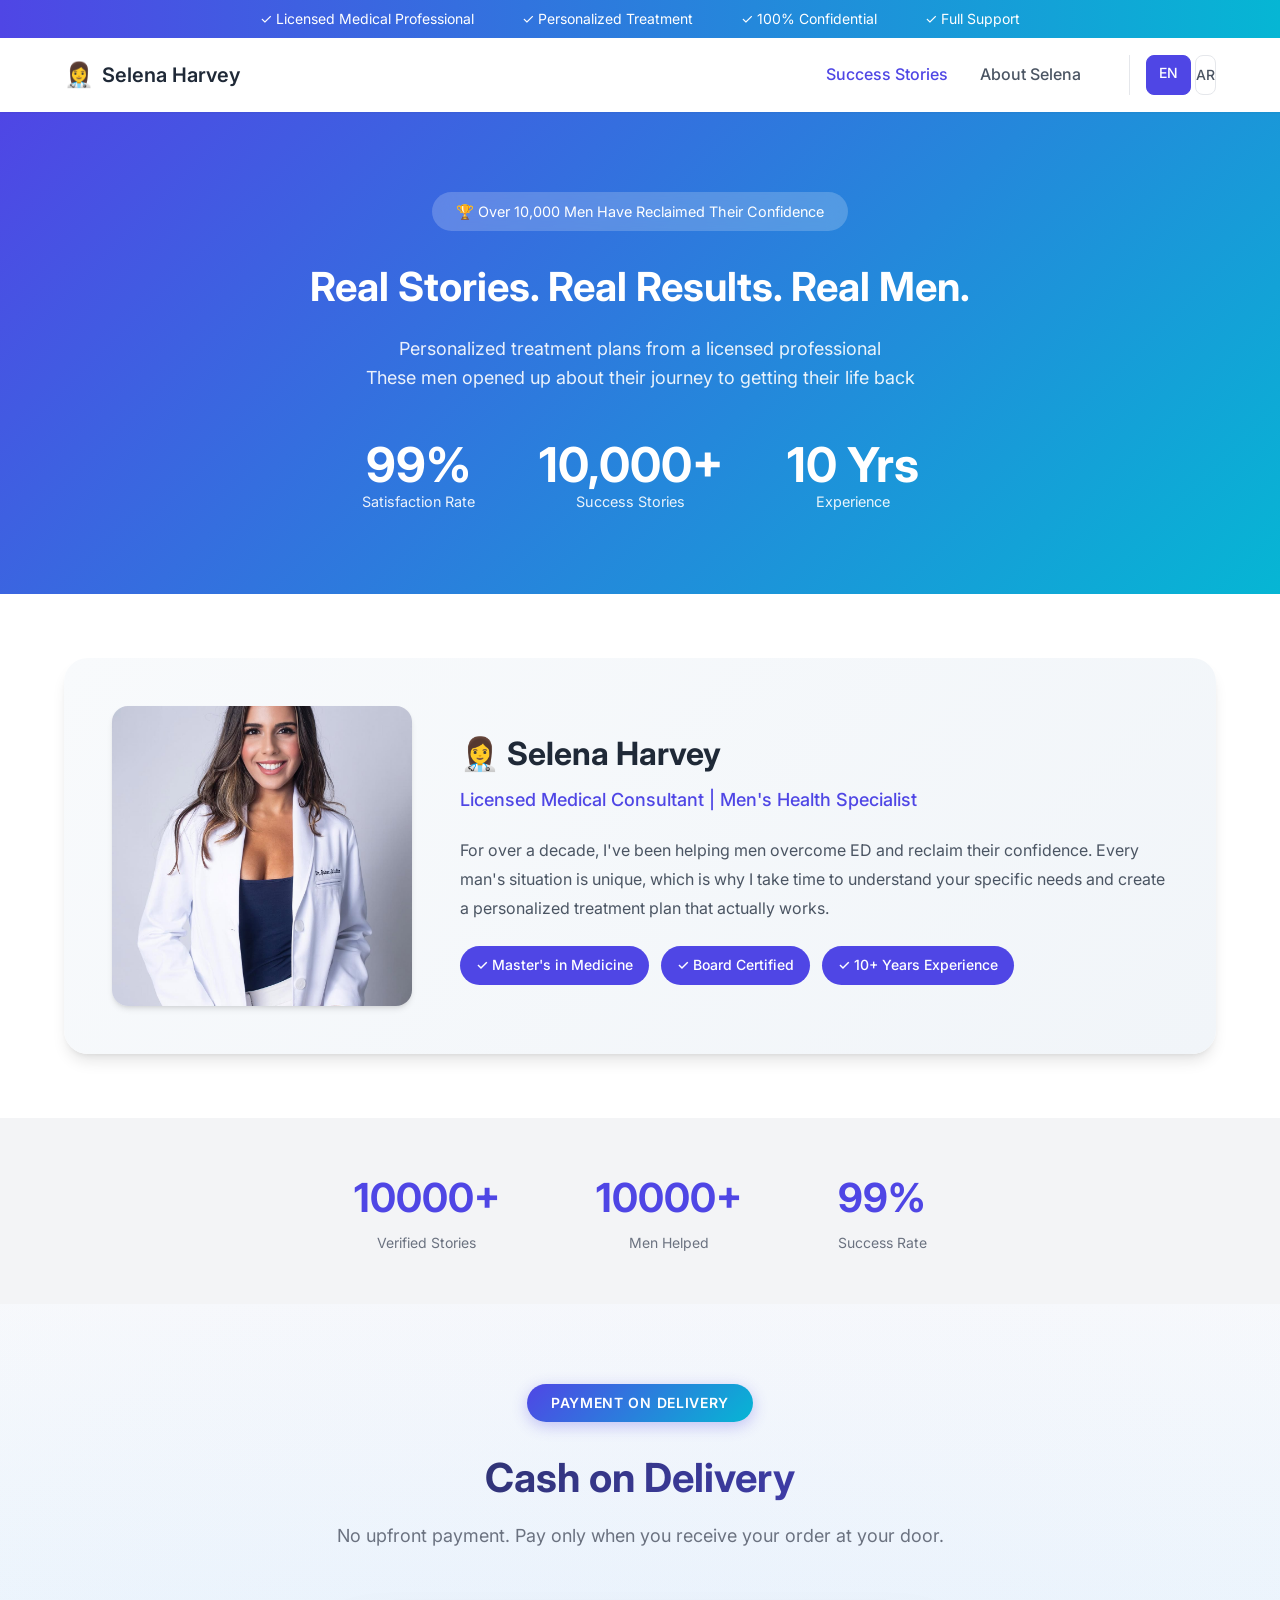
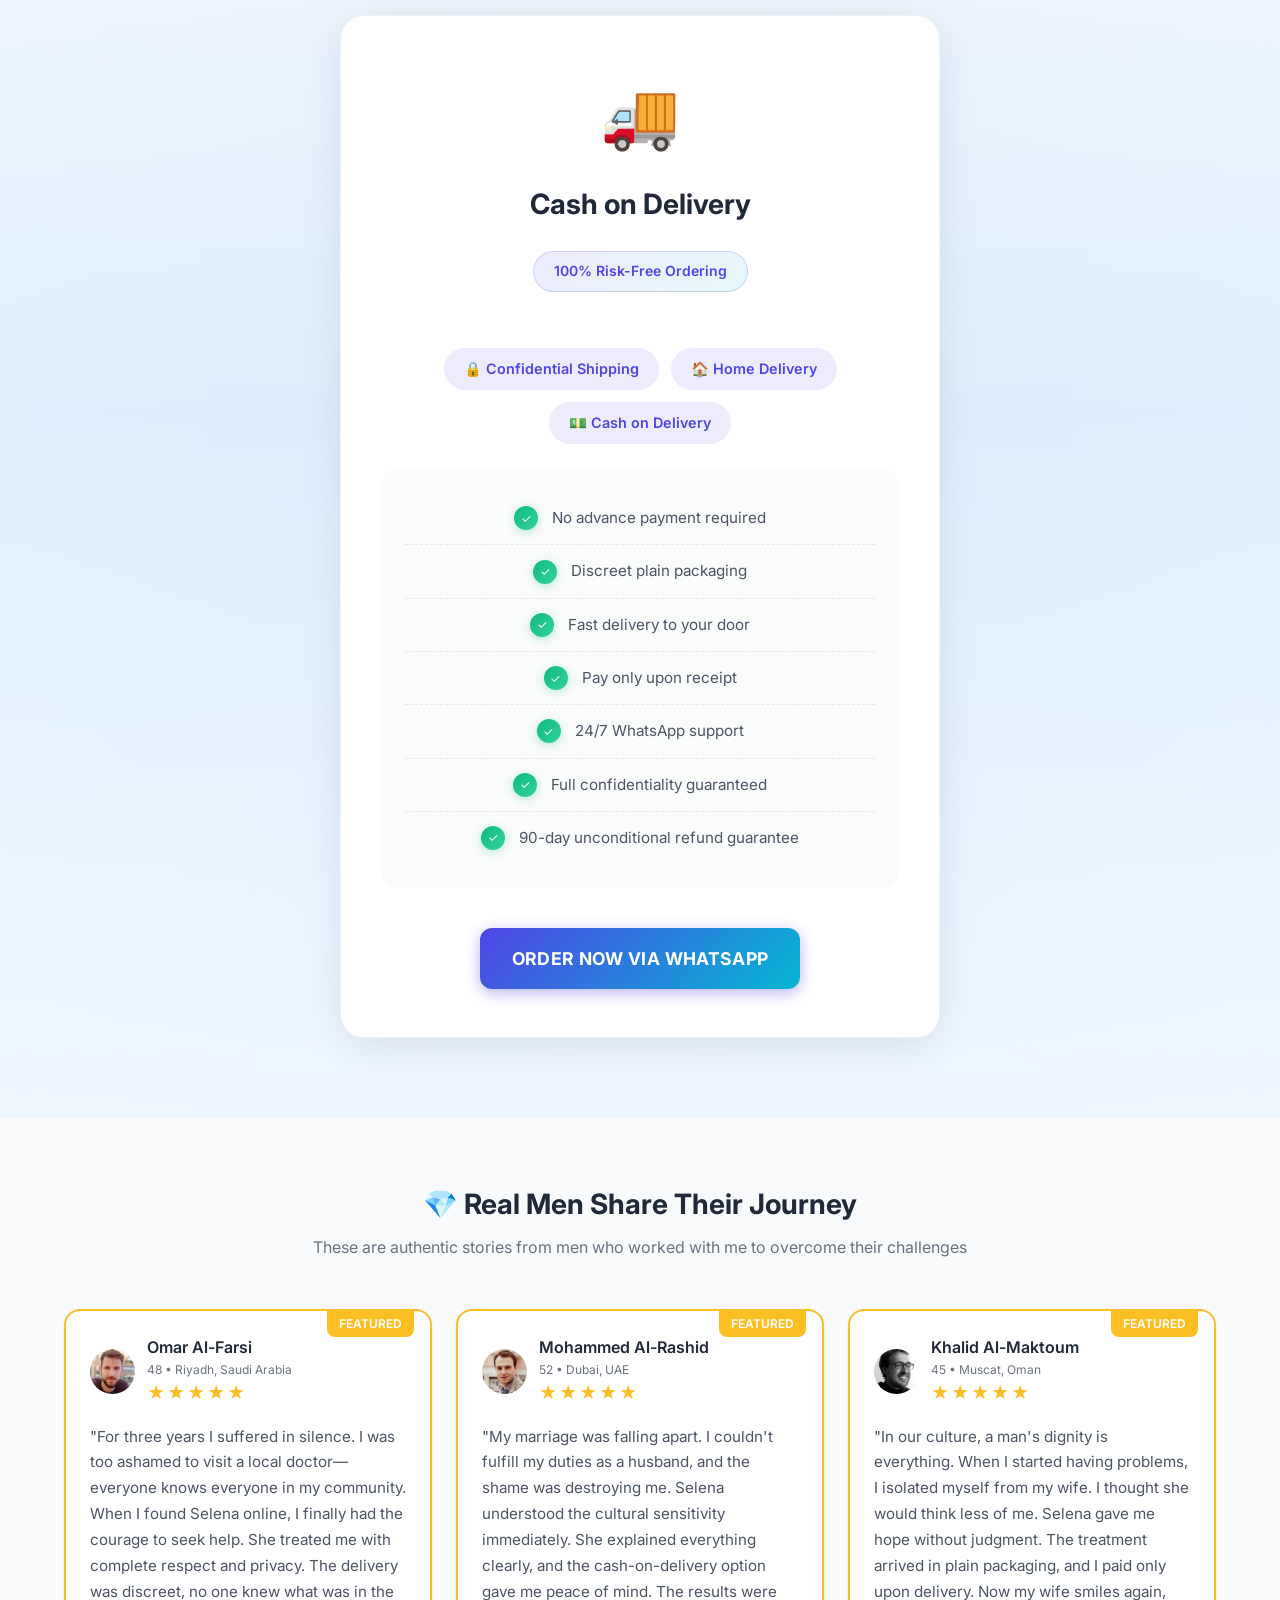
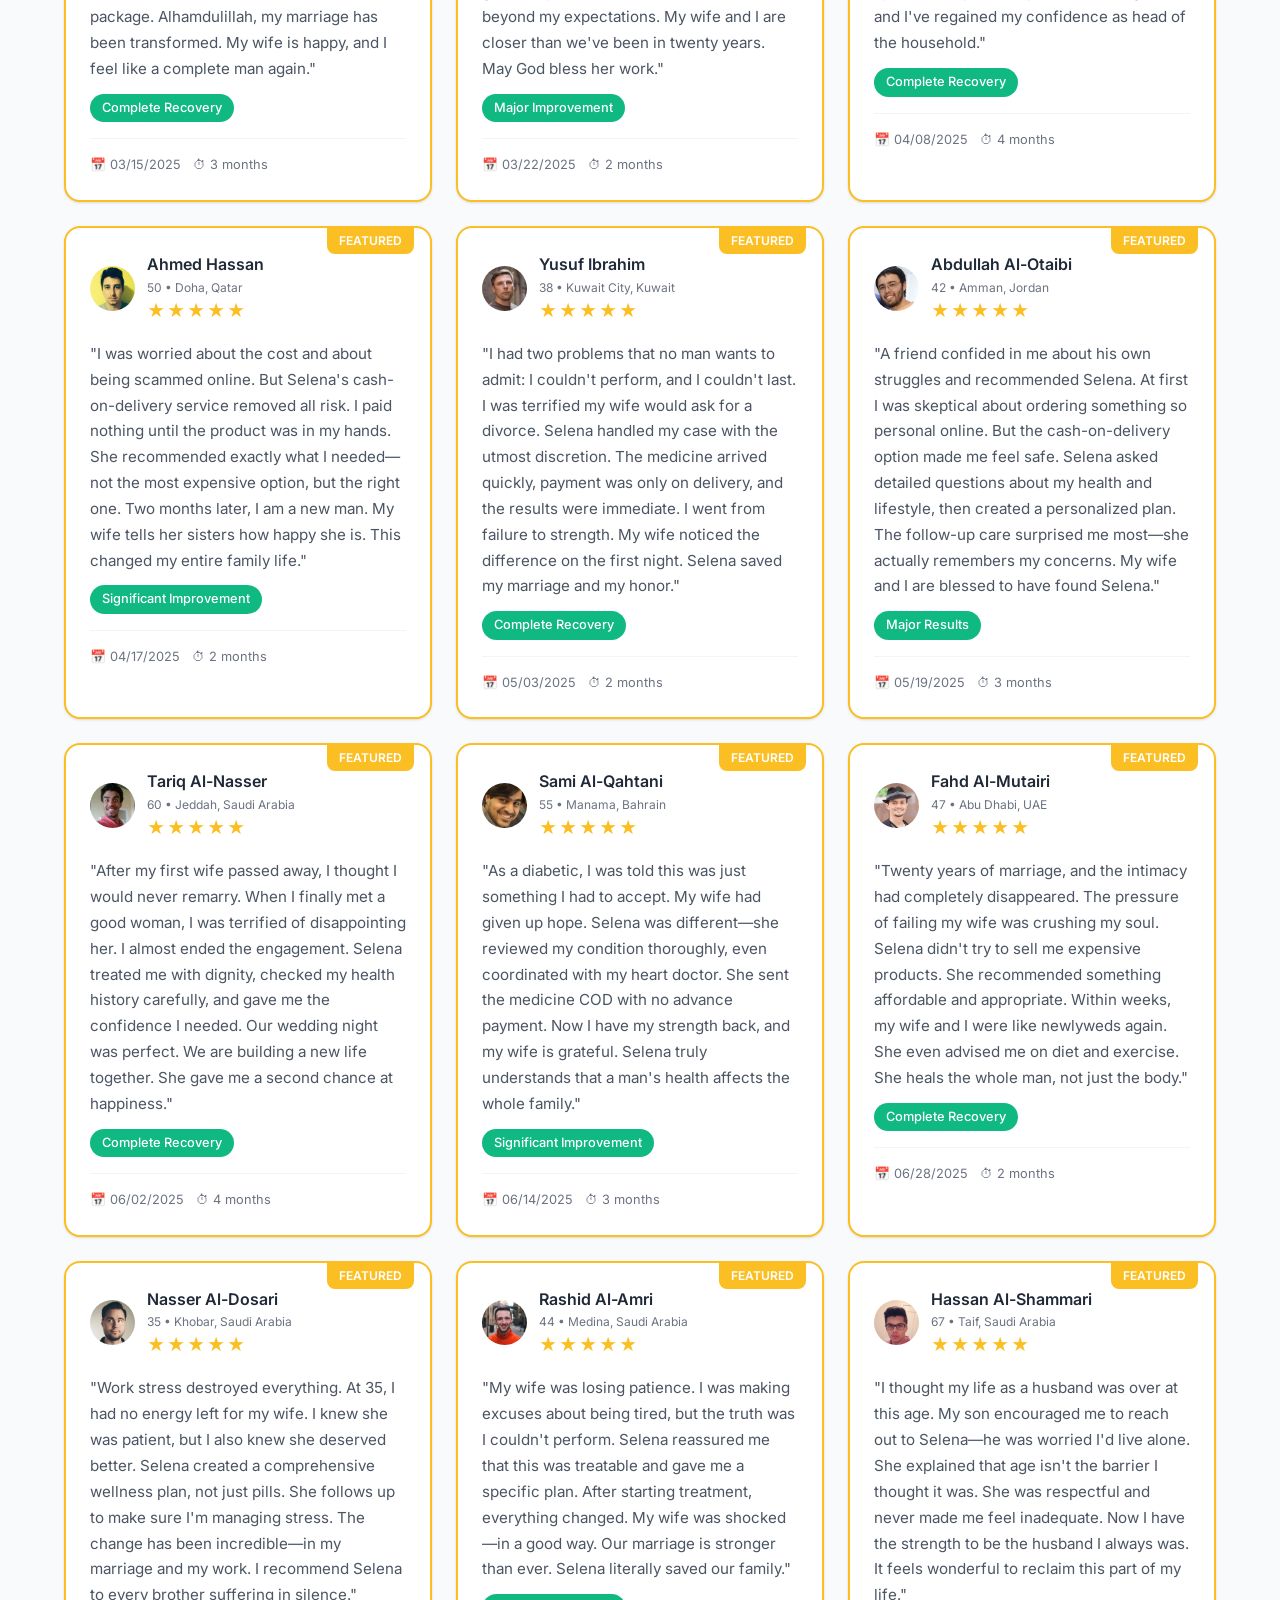
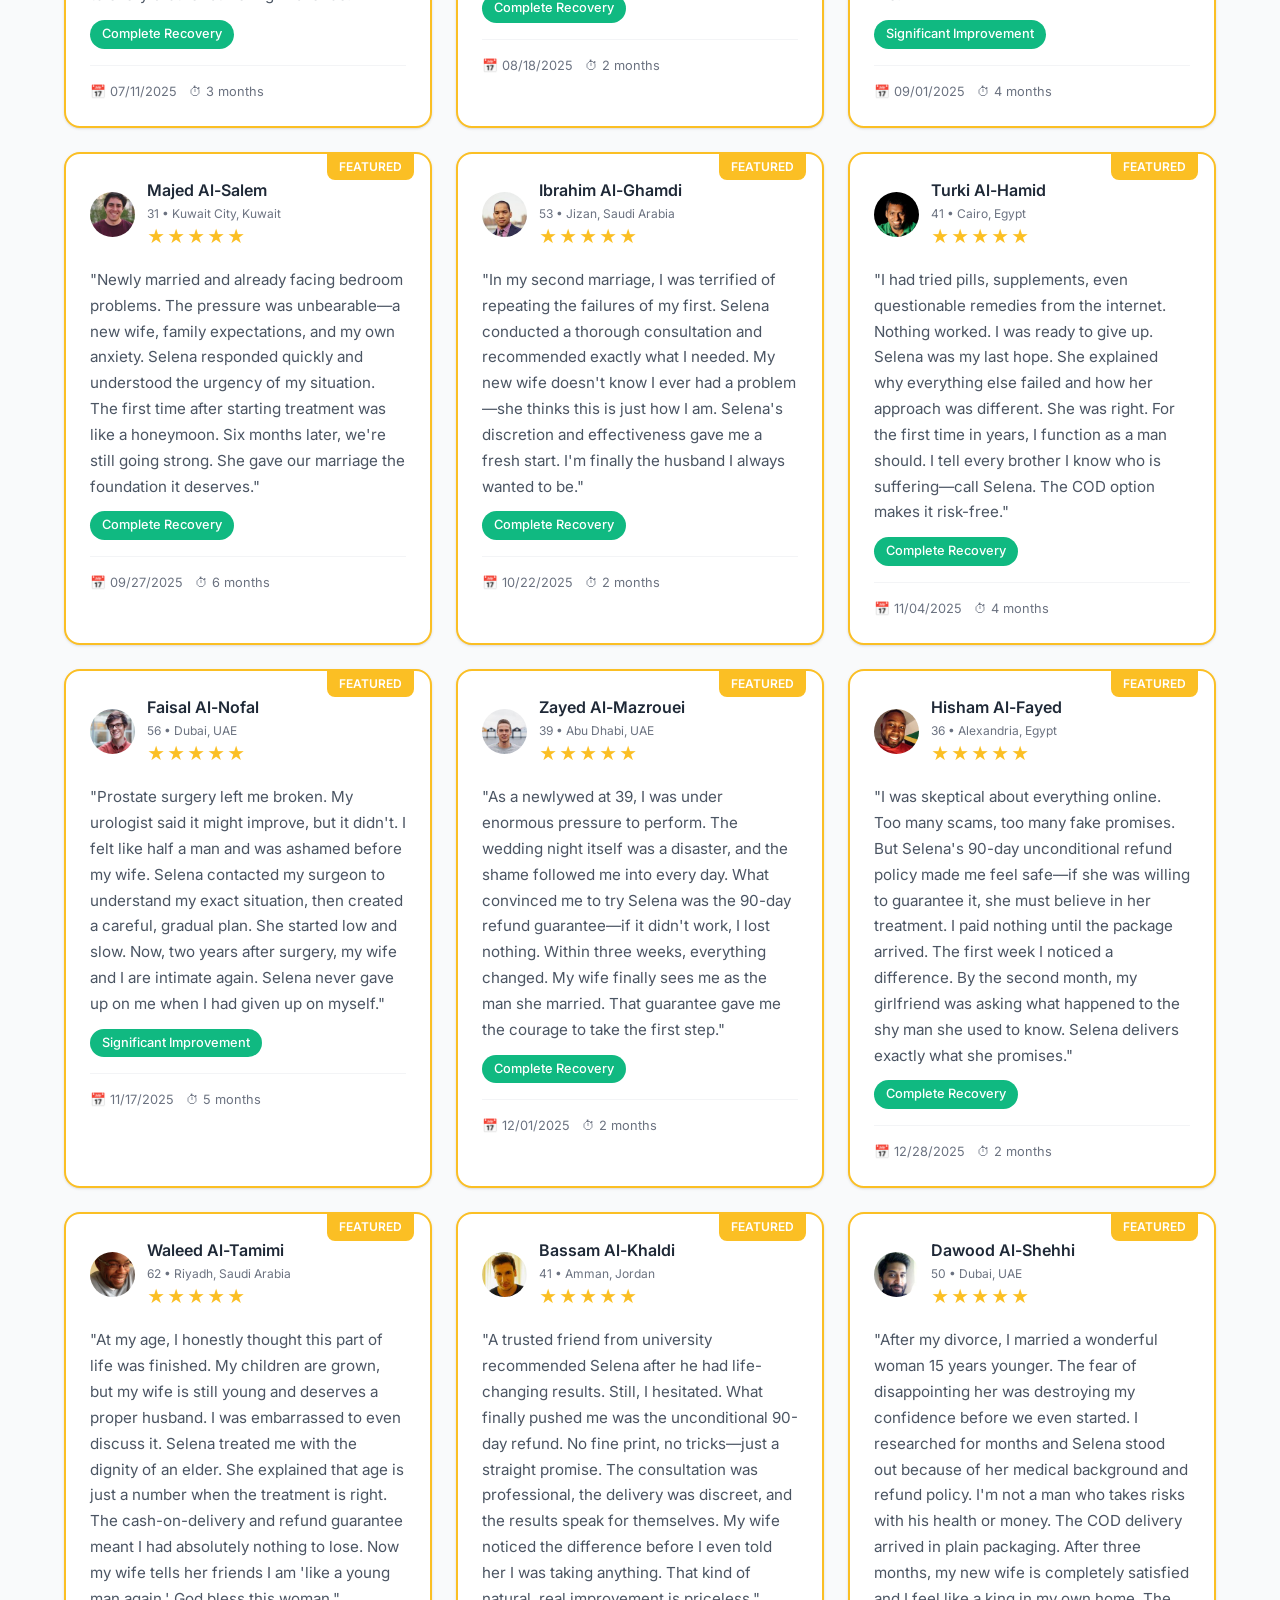
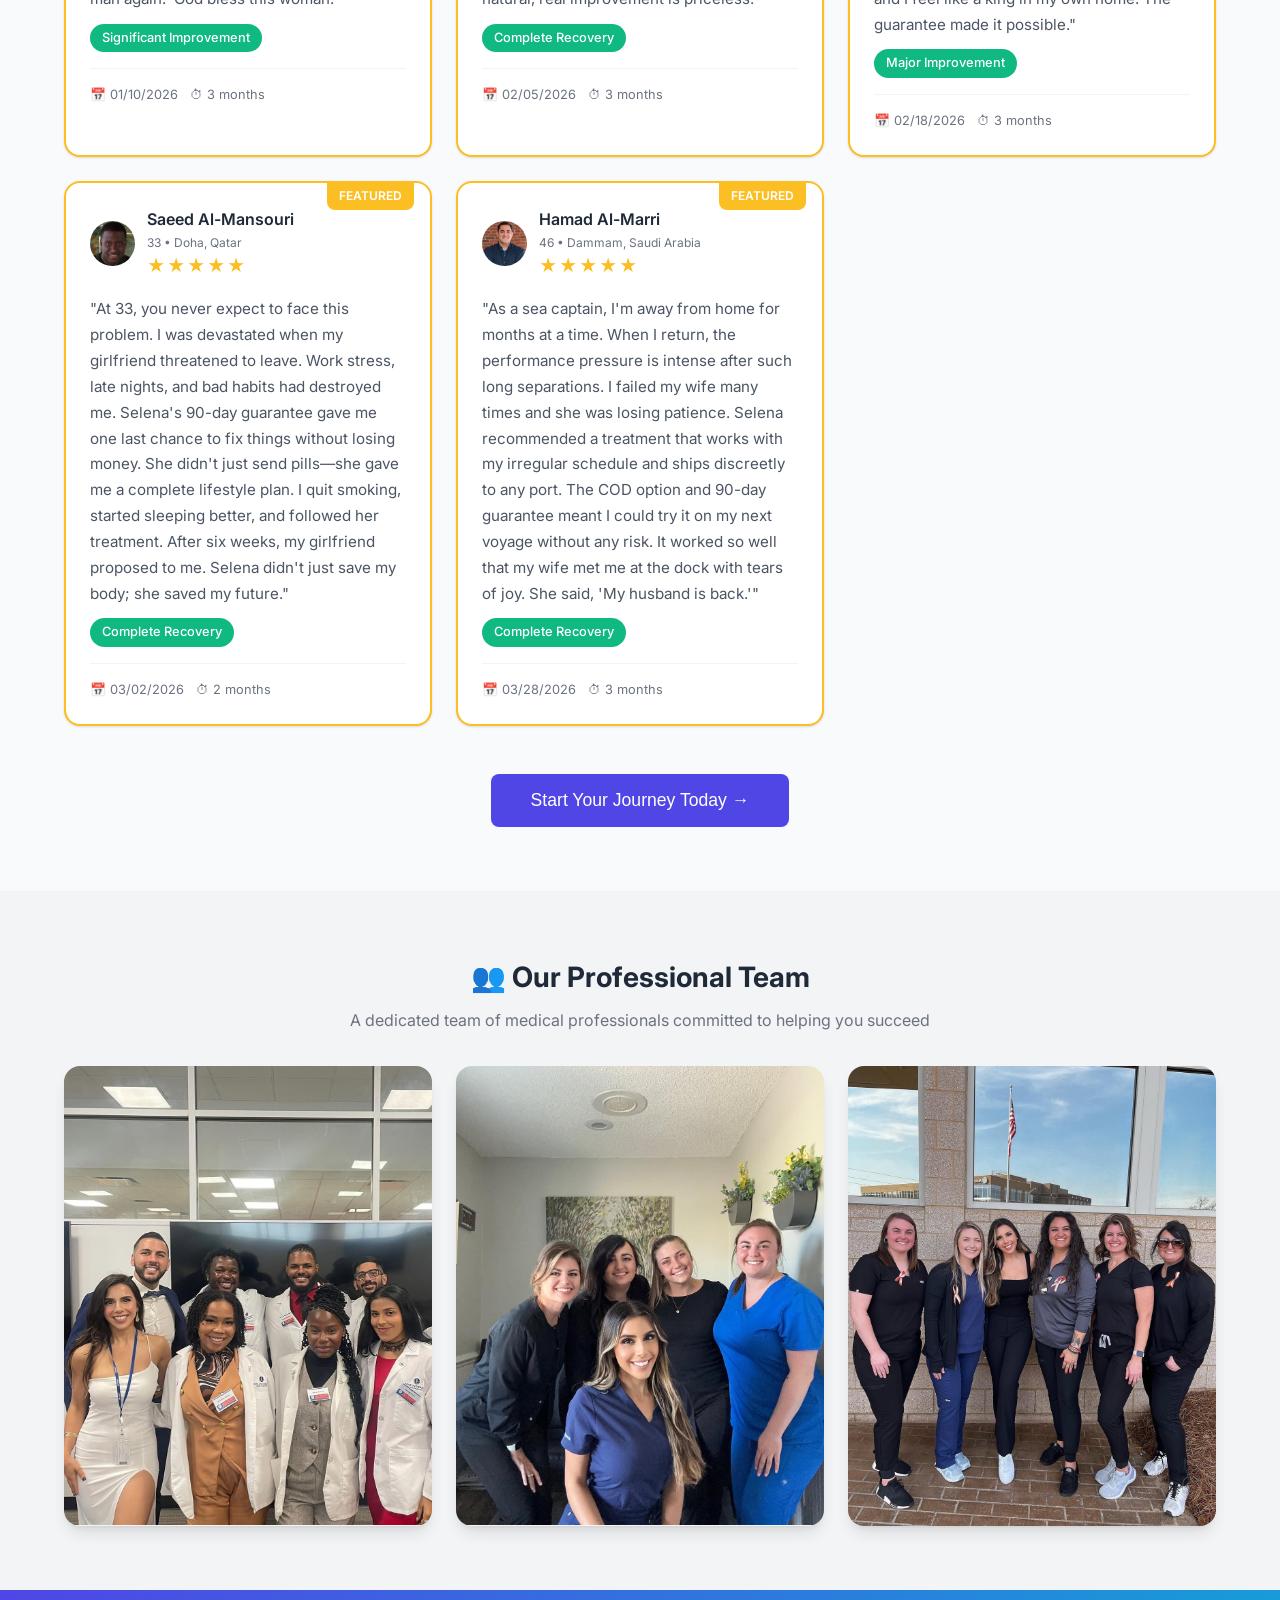
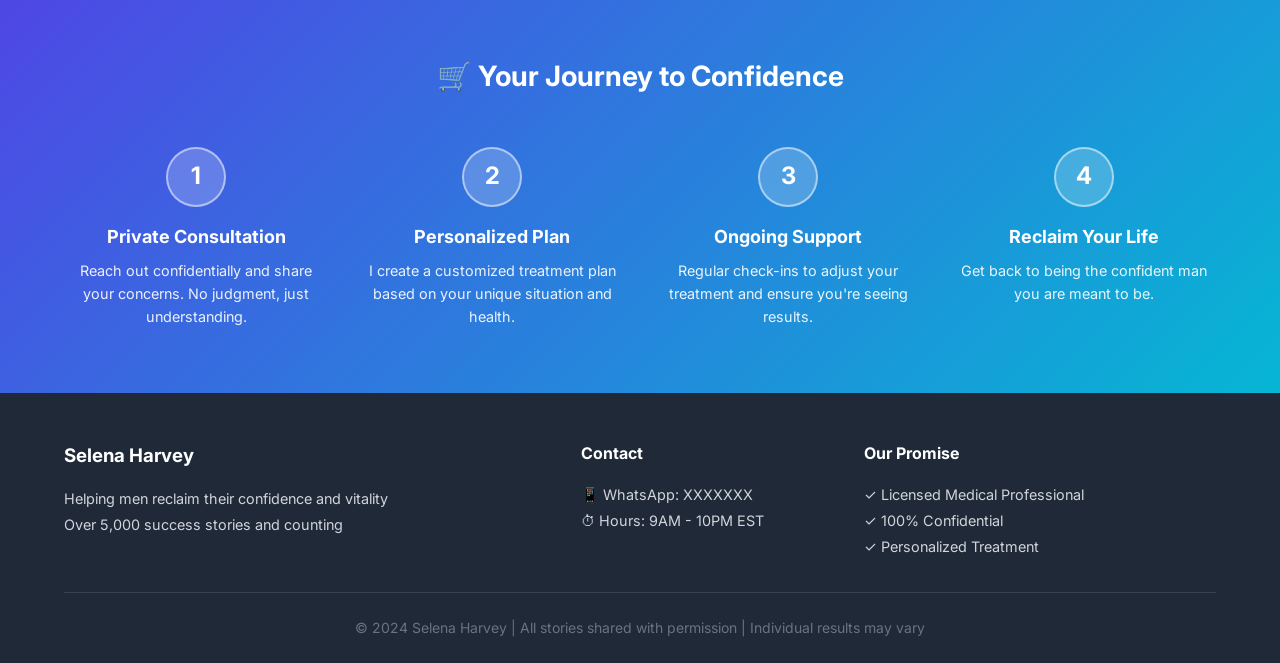
<file: en/index.html>
<!DOCTYPE html>
<html lang="en" dir="ltr">
<head>
  <meta charset="UTF-8" />
  <meta name="viewport" content="width=device-width, initial-scale=1.0" />
  <title>Selena Harvey - Real Success Stories</title>
  <link rel="preconnect" href="https://fonts.googleapis.com">
  <link rel="preconnect" href="https://fonts.gstatic.com" crossorigin>
  <link href="https://fonts.googleapis.com/css2?family=Inter:wght@400;500;600;700;800&display=swap" rel="stylesheet">
  <link rel="stylesheet" href="../css/main.css">
</head>
<body>
  <!-- TrustBar -->
  <div class="trust-bar">
    <div class="container">
      <span>&#10003; Licensed Medical Professional</span>
      <span>&#10003; Personalized Treatment</span>
      <span>&#10003; 100% Confidential</span>
      <span>&#10003; Full Support</span>
    </div>
  </div>

  <!-- Navbar -->
  <nav class="navbar">
    <div class="container">
      <a href="./index.html" class="logo">
        <span class="logo-icon">&#128105;&#8205;&#9877;&#65039;</span>
        <span>Selena Harvey</span>
      </a>
      <div class="nav-links">
        <a href="./index.html" class="active">Success Stories</a>
        <a href="./about.html">About Selena</a>
        <div class="lang-switcher">
          <span class="lang-btn active">EN</span>
          <a href="../index.html" class="lang-btn">AR</a>
        </div>
      </div>
      <button class="mobile-menu-btn" onclick="toggleMobileMenu()">&#9776;</button>
    </div>
  </nav>
  <div class="mobile-menu" id="mobileMenu">
    <a href="./index.html">Success Stories</a>
    <a href="./about.html">About Selena</a>
    <div class="lang-switcher" style="padding: 0.75rem 0;">
      <span class="lang-btn active">EN</span>
      <a href="../index.html" class="lang-btn">AR</a>
    </div>
  </div>

  <!-- Hero -->
  <section class="hero">
    <div class="container">
      <div class="hero-badge">&#127942; Over 10,000 Men Have Reclaimed Their Confidence</div>
      <h1>Real Stories. Real Results. Real Men.</h1>
      <p>
        Personalized treatment plans from a licensed professional<br>These men opened up about their journey to getting their life back
      </p>
      <div class="hero-stats">
        <div class="hero-stat">
          <span class="hero-stat-number">99%</span>
          <span class="hero-stat-label">Satisfaction Rate</span>
        </div>
        <div class="hero-stat">
          <span class="hero-stat-number">10,000+</span>
          <span class="hero-stat-label">Success Stories</span>
        </div>
        <div class="hero-stat">
          <span class="hero-stat-number">10 Yrs</span>
          <span class="hero-stat-label">Experience</span>
        </div>
      </div>
    </div>
  </section>

  <!-- SelenaIntro -->
  <section class="selena-intro">
    <div class="container">
      <div class="selena-card">
        <div class="selena-image">
          <img src="../images/selena.jpg" alt="Selena Harvey" />
        </div>
        <div class="selena-info">
          <h2>&#128105;&#8205;&#9877;&#65039; Selena Harvey</h2>
          <p class="selena-title">Licensed Medical Consultant | Men's Health Specialist</p>
          <p class="selena-desc">For over a decade, I've been helping men overcome ED and reclaim their confidence. Every man's situation is unique, which is why I take time to understand your specific needs and create a personalized treatment plan that actually works.</p>
          <div class="selena-certs">
            <span class="cert-badge">&#10003; Master's in Medicine</span>
            <span class="cert-badge">&#10003; Board Certified</span>
            <span class="cert-badge">&#10003; 10+ Years Experience</span>
          </div>
        </div>
      </div>
    </div>
  </section>

  <!-- Stats -->
  <section class="stats">
    <div class="container">
      <div class="stat-item">
        <span class="stat-number">10000+</span>
        <span class="stat-label">Verified Stories</span>
      </div>
      <div class="stat-item">
        <span class="stat-number">10000+</span>
        <span class="stat-label">Men Helped</span>
      </div>
      <div class="stat-item">
        <span class="stat-number">99%</span>
        <span class="stat-label">Success Rate</span>
      </div>
    </div>
  </section>

  <!-- PricingSection -->
  <section class="pricing-section">
    <div class="container">
      <div class="section-header">
        <span class="section-badge">Payment on Delivery</span>
        <h2>Cash on Delivery</h2>
        <p>No upfront payment. Pay only when you receive your order at your door.</p>
      </div>
      <div class="pricing-cards">
        <div class="pricing-card" style="grid-column:1/-1;max-width:600px;margin:0 auto;">
          <div style="font-size:4rem;margin-bottom:1rem;">&#128666;</div>
          <h3 class="pricing-title">Cash on Delivery</h3>
          <div class="pricing-subtitle">100% Risk-Free Ordering</div>
          <div style="display:flex;justify-content:center;gap:0.75rem;flex-wrap:wrap;margin:1.5rem 0;">
            <div style="background:rgba(79,70,229,0.1);color:var(--primary-color);padding:0.6rem 1.25rem;border-radius:2rem;font-weight:600;font-size:0.9rem;display:flex;align-items:center;gap:0.4rem;">
              &#128274; Confidential Shipping
            </div>
            <div style="background:rgba(79,70,229,0.1);color:var(--primary-color);padding:0.6rem 1.25rem;border-radius:2rem;font-weight:600;font-size:0.9rem;display:flex;align-items:center;gap:0.4rem;">
              &#127968; Home Delivery
            </div>
            <div style="background:rgba(79,70,229,0.1);color:var(--primary-color);padding:0.6rem 1.25rem;border-radius:2rem;font-weight:600;font-size:0.9rem;display:flex;align-items:center;gap:0.4rem;">
              &#128181; Cash on Delivery
            </div>
          </div>
          <ul class="pricing-features" style="text-align:center;">
            <li style="justify-content:center;"><span class="check">&#10003;</span> No advance payment required</li>
            <li style="justify-content:center;"><span class="check">&#10003;</span> Discreet plain packaging</li>
            <li style="justify-content:center;"><span class="check">&#10003;</span> Fast delivery to your door</li>
            <li style="justify-content:center;"><span class="check">&#10003;</span> Pay only upon receipt</li>
            <li style="justify-content:center;"><span class="check">&#10003;</span> 24/7 WhatsApp support</li>
            <li style="justify-content:center;"><span class="check">&#10003;</span> Full confidentiality guaranteed</li>
            <li style="justify-content:center;"><span class="check">&#10003;</span> 90-day unconditional refund guarantee</li>
          </ul>
          <button onclick="showModal('modal-pricing')" class="pricing-btn pricing-btn-primary">Order Now via WhatsApp</button>
        </div>
      </div>
    </div>

    <!-- Contact Modal -->
    <div id="modal-pricing" class="modal-overlay" onclick="hideModal('modal-pricing')">
      <div class="modal-content" onclick="event.stopPropagation()">
        <p class="modal-text">Contact Selena at: XXXXXXX</p>
        <button onclick="hideModal('modal-pricing')" class="modal-btn">确定</button>
      </div>
    </div>
  </section>

  <!-- FeaturedReviews -->
  <section class="featured-reviews">
    <div class="container">
      <div class="section-header">
        <h2>&#128142; Real Men Share Their Journey</h2>
        <p>These are authentic stories from men who worked with me to overcome their challenges</p>
      </div>
      <div class="reviews-grid">
        <div class="review-card featured">
          <div class="review-header">
            <div class="reviewer-info">
              <img src="../images/32.jpg" alt="Omar Al-Farsi" />
              <div>
                <div class="reviewer-name">Omar Al-Farsi <span>48 &bull; Riyadh, Saudi Arabia</span></div>
                <div class="review-rating">
                  <span class="star">&#9733;</span><span class="star">&#9733;</span><span class="star">&#9733;</span><span class="star">&#9733;</span><span class="star">&#9733;</span>
                </div>
              </div>
            </div>
          </div>
          <div class="review-content">"For three years I suffered in silence. I was too ashamed to visit a local doctor&mdash;everyone knows everyone in my community. When I found Selena online, I finally had the courage to seek help. She treated me with complete respect and privacy. The delivery was discreet, no one knew what was in the package. Alhamdulillah, my marriage has been transformed. My wife is happy, and I feel like a complete man again."</div>
          <span class="effect-tag">Complete Recovery</span>
          <div class="review-meta">
            <span>&#128197; 03/15/2025</span>
            <span>&#9201; 3 months</span>
          </div>
        </div>

        <div class="review-card featured">
          <div class="review-header">
            <div class="reviewer-info">
              <img src="../images/33.jpg" alt="Mohammed Al-Rashid" />
              <div>
                <div class="reviewer-name">Mohammed Al-Rashid <span>52 &bull; Dubai, UAE</span></div>
                <div class="review-rating">
                  <span class="star">&#9733;</span><span class="star">&#9733;</span><span class="star">&#9733;</span><span class="star">&#9733;</span><span class="star">&#9733;</span>
                </div>
              </div>
            </div>
          </div>
          <div class="review-content">"My marriage was falling apart. I couldn't fulfill my duties as a husband, and the shame was destroying me. Selena understood the cultural sensitivity immediately. She explained everything clearly, and the cash-on-delivery option gave me peace of mind. The results were beyond my expectations. My wife and I are closer than we've been in twenty years. May God bless her work."</div>
          <span class="effect-tag">Major Improvement</span>
          <div class="review-meta">
            <span>&#128197; 03/22/2025</span>
            <span>&#9201; 2 months</span>
          </div>
        </div>

        <div class="review-card featured">
          <div class="review-header">
            <div class="reviewer-info">
              <img src="../images/34.jpg" alt="Khalid Al-Maktoum" />
              <div>
                <div class="reviewer-name">Khalid Al-Maktoum <span>45 &bull; Muscat, Oman</span></div>
                <div class="review-rating">
                  <span class="star">&#9733;</span><span class="star">&#9733;</span><span class="star">&#9733;</span><span class="star">&#9733;</span><span class="star">&#9733;</span>
                </div>
              </div>
            </div>
          </div>
          <div class="review-content">"In our culture, a man's dignity is everything. When I started having problems, I isolated myself from my wife. I thought she would think less of me. Selena gave me hope without judgment. The treatment arrived in plain packaging, and I paid only upon delivery. Now my wife smiles again, and I've regained my confidence as head of the household."</div>
          <span class="effect-tag">Complete Recovery</span>
          <div class="review-meta">
            <span>&#128197; 04/08/2025</span>
            <span>&#9201; 4 months</span>
          </div>
        </div>

        <div class="review-card featured">
          <div class="review-header">
            <div class="reviewer-info">
              <img src="../images/35.jpg" alt="Ahmed Hassan" />
              <div>
                <div class="reviewer-name">Ahmed Hassan <span>50 &bull; Doha, Qatar</span></div>
                <div class="review-rating">
                  <span class="star">&#9733;</span><span class="star">&#9733;</span><span class="star">&#9733;</span><span class="star">&#9733;</span><span class="star">&#9733;</span>
                </div>
              </div>
            </div>
          </div>
          <div class="review-content">"I was worried about the cost and about being scammed online. But Selena's cash-on-delivery service removed all risk. I paid nothing until the product was in my hands. She recommended exactly what I needed&mdash;not the most expensive option, but the right one. Two months later, I am a new man. My wife tells her sisters how happy she is. This changed my entire family life."</div>
          <span class="effect-tag">Significant Improvement</span>
          <div class="review-meta">
            <span>&#128197; 04/17/2025</span>
            <span>&#9201; 2 months</span>
          </div>
        </div>

        <div class="review-card featured">
          <div class="review-header">
            <div class="reviewer-info">
              <img src="../images/36.jpg" alt="Yusuf Ibrahim" />
              <div>
                <div class="reviewer-name">Yusuf Ibrahim <span>38 &bull; Kuwait City, Kuwait</span></div>
                <div class="review-rating">
                  <span class="star">&#9733;</span><span class="star">&#9733;</span><span class="star">&#9733;</span><span class="star">&#9733;</span><span class="star">&#9733;</span>
                </div>
              </div>
            </div>
          </div>
          <div class="review-content">"I had two problems that no man wants to admit: I couldn't perform, and I couldn't last. I was terrified my wife would ask for a divorce. Selena handled my case with the utmost discretion. The medicine arrived quickly, payment was only on delivery, and the results were immediate. I went from failure to strength. My wife noticed the difference on the first night. Selena saved my marriage and my honor."</div>
          <span class="effect-tag">Complete Recovery</span>
          <div class="review-meta">
            <span>&#128197; 05/03/2025</span>
            <span>&#9201; 2 months</span>
          </div>
        </div>

        <div class="review-card featured">
          <div class="review-header">
            <div class="reviewer-info">
              <img src="../images/37.jpg" alt="Abdullah Al-Otaibi" />
              <div>
                <div class="reviewer-name">Abdullah Al-Otaibi <span>42 &bull; Amman, Jordan</span></div>
                <div class="review-rating">
                  <span class="star">&#9733;</span><span class="star">&#9733;</span><span class="star">&#9733;</span><span class="star">&#9733;</span><span class="star">&#9733;</span>
                </div>
              </div>
            </div>
          </div>
          <div class="review-content">"A friend confided in me about his own struggles and recommended Selena. At first I was skeptical about ordering something so personal online. But the cash-on-delivery option made me feel safe. Selena asked detailed questions about my health and lifestyle, then created a personalized plan. The follow-up care surprised me most&mdash;she actually remembers my concerns. My wife and I are blessed to have found Selena."</div>
          <span class="effect-tag">Major Results</span>
          <div class="review-meta">
            <span>&#128197; 05/19/2025</span>
            <span>&#9201; 3 months</span>
          </div>
        </div>

        <div class="review-card featured">
          <div class="review-header">
            <div class="reviewer-info">
              <img src="../images/38.jpg" alt="Tariq Al-Nasser" />
              <div>
                <div class="reviewer-name">Tariq Al-Nasser <span>60 &bull; Jeddah, Saudi Arabia</span></div>
                <div class="review-rating">
                  <span class="star">&#9733;</span><span class="star">&#9733;</span><span class="star">&#9733;</span><span class="star">&#9733;</span><span class="star">&#9733;</span>
                </div>
              </div>
            </div>
          </div>
          <div class="review-content">"After my first wife passed away, I thought I would never remarry. When I finally met a good woman, I was terrified of disappointing her. I almost ended the engagement. Selena treated me with dignity, checked my health history carefully, and gave me the confidence I needed. Our wedding night was perfect. We are building a new life together. She gave me a second chance at happiness."</div>
          <span class="effect-tag">Complete Recovery</span>
          <div class="review-meta">
            <span>&#128197; 06/02/2025</span>
            <span>&#9201; 4 months</span>
          </div>
        </div>

        <div class="review-card featured">
          <div class="review-header">
            <div class="reviewer-info">
              <img src="../images/39.jpg" alt="Sami Al-Qahtani" />
              <div>
                <div class="reviewer-name">Sami Al-Qahtani <span>55 &bull; Manama, Bahrain</span></div>
                <div class="review-rating">
                  <span class="star">&#9733;</span><span class="star">&#9733;</span><span class="star">&#9733;</span><span class="star">&#9733;</span><span class="star">&#9733;</span>
                </div>
              </div>
            </div>
          </div>
          <div class="review-content">"As a diabetic, I was told this was just something I had to accept. My wife had given up hope. Selena was different&mdash;she reviewed my condition thoroughly, even coordinated with my heart doctor. She sent the medicine COD with no advance payment. Now I have my strength back, and my wife is grateful. Selena truly understands that a man's health affects the whole family."</div>
          <span class="effect-tag">Significant Improvement</span>
          <div class="review-meta">
            <span>&#128197; 06/14/2025</span>
            <span>&#9201; 3 months</span>
          </div>
        </div>

        <div class="review-card featured">
          <div class="review-header">
            <div class="reviewer-info">
              <img src="../images/40.jpg" alt="Fahd Al-Mutairi" />
              <div>
                <div class="reviewer-name">Fahd Al-Mutairi <span>47 &bull; Abu Dhabi, UAE</span></div>
                <div class="review-rating">
                  <span class="star">&#9733;</span><span class="star">&#9733;</span><span class="star">&#9733;</span><span class="star">&#9733;</span><span class="star">&#9733;</span>
                </div>
              </div>
            </div>
          </div>
          <div class="review-content">"Twenty years of marriage, and the intimacy had completely disappeared. The pressure of failing my wife was crushing my soul. Selena didn't try to sell me expensive products. She recommended something affordable and appropriate. Within weeks, my wife and I were like newlyweds again. She even advised me on diet and exercise. She heals the whole man, not just the body."</div>
          <span class="effect-tag">Complete Recovery</span>
          <div class="review-meta">
            <span>&#128197; 06/28/2025</span>
            <span>&#9201; 2 months</span>
          </div>
        </div>

        <div class="review-card featured">
          <div class="review-header">
            <div class="reviewer-info">
              <img src="../images/41.jpg" alt="Nasser Al-Dosari" />
              <div>
                <div class="reviewer-name">Nasser Al-Dosari <span>35 &bull; Khobar, Saudi Arabia</span></div>
                <div class="review-rating">
                  <span class="star">&#9733;</span><span class="star">&#9733;</span><span class="star">&#9733;</span><span class="star">&#9733;</span><span class="star">&#9733;</span>
                </div>
              </div>
            </div>
          </div>
          <div class="review-content">"Work stress destroyed everything. At 35, I had no energy left for my wife. I knew she was patient, but I also knew she deserved better. Selena created a comprehensive wellness plan, not just pills. She follows up to make sure I'm managing stress. The change has been incredible&mdash;in my marriage and my work. I recommend Selena to every brother suffering in silence."</div>
          <span class="effect-tag">Complete Recovery</span>
          <div class="review-meta">
            <span>&#128197; 07/11/2025</span>
            <span>&#9201; 3 months</span>
          </div>
        </div>

        <div class="review-card featured">
          <div class="review-header">
            <div class="reviewer-info">
              <img src="../images/44.jpg" alt="Rashid Al-Amri" />
              <div>
                <div class="reviewer-name">Rashid Al-Amri <span>44 &bull; Medina, Saudi Arabia</span></div>
                <div class="review-rating">
                  <span class="star">&#9733;</span><span class="star">&#9733;</span><span class="star">&#9733;</span><span class="star">&#9733;</span><span class="star">&#9733;</span>
                </div>
              </div>
            </div>
          </div>
          <div class="review-content">"My wife was losing patience. I was making excuses about being tired, but the truth was I couldn't perform. Selena reassured me that this was treatable and gave me a specific plan. After starting treatment, everything changed. My wife was shocked&mdash;in a good way. Our marriage is stronger than ever. Selena literally saved our family."</div>
          <span class="effect-tag">Complete Recovery</span>
          <div class="review-meta">
            <span>&#128197; 08/18/2025</span>
            <span>&#9201; 2 months</span>
          </div>
        </div>

        <div class="review-card featured">
          <div class="review-header">
            <div class="reviewer-info">
              <img src="../images/45.jpg" alt="Hassan Al-Shammari" />
              <div>
                <div class="reviewer-name">Hassan Al-Shammari <span>67 &bull; Taif, Saudi Arabia</span></div>
                <div class="review-rating">
                  <span class="star">&#9733;</span><span class="star">&#9733;</span><span class="star">&#9733;</span><span class="star">&#9733;</span><span class="star">&#9733;</span>
                </div>
              </div>
            </div>
          </div>
          <div class="review-content">"I thought my life as a husband was over at this age. My son encouraged me to reach out to Selena&mdash;he was worried I'd live alone. She explained that age isn't the barrier I thought it was. She was respectful and never made me feel inadequate. Now I have the strength to be the husband I always was. It feels wonderful to reclaim this part of my life."</div>
          <span class="effect-tag">Significant Improvement</span>
          <div class="review-meta">
            <span>&#128197; 09/01/2025</span>
            <span>&#9201; 4 months</span>
          </div>
        </div>

        <div class="review-card featured">
          <div class="review-header">
            <div class="reviewer-info">
              <img src="../images/47.jpg" alt="Majed Al-Salem" />
              <div>
                <div class="reviewer-name">Majed Al-Salem <span>31 &bull; Kuwait City, Kuwait</span></div>
                <div class="review-rating">
                  <span class="star">&#9733;</span><span class="star">&#9733;</span><span class="star">&#9733;</span><span class="star">&#9733;</span><span class="star">&#9733;</span>
                </div>
              </div>
            </div>
          </div>
          <div class="review-content">"Newly married and already facing bedroom problems. The pressure was unbearable&mdash;a new wife, family expectations, and my own anxiety. Selena responded quickly and understood the urgency of my situation. The first time after starting treatment was like a honeymoon. Six months later, we're still going strong. She gave our marriage the foundation it deserves."</div>
          <span class="effect-tag">Complete Recovery</span>
          <div class="review-meta">
            <span>&#128197; 09/27/2025</span>
            <span>&#9201; 6 months</span>
          </div>
        </div>

        <div class="review-card featured">
          <div class="review-header">
            <div class="reviewer-info">
              <img src="../images/49.jpg" alt="Ibrahim Al-Ghamdi" />
              <div>
                <div class="reviewer-name">Ibrahim Al-Ghamdi <span>53 &bull; Jizan, Saudi Arabia</span></div>
                <div class="review-rating">
                  <span class="star">&#9733;</span><span class="star">&#9733;</span><span class="star">&#9733;</span><span class="star">&#9733;</span><span class="star">&#9733;</span>
                </div>
              </div>
            </div>
          </div>
          <div class="review-content">"In my second marriage, I was terrified of repeating the failures of my first. Selena conducted a thorough consultation and recommended exactly what I needed. My new wife doesn't know I ever had a problem&mdash;she thinks this is just how I am. Selena's discretion and effectiveness gave me a fresh start. I'm finally the husband I always wanted to be."</div>
          <span class="effect-tag">Complete Recovery</span>
          <div class="review-meta">
            <span>&#128197; 10/22/2025</span>
            <span>&#9201; 2 months</span>
          </div>
        </div>

        <div class="review-card featured">
          <div class="review-header">
            <div class="reviewer-info">
              <img src="../images/50.jpg" alt="Turki Al-Hamid" />
              <div>
                <div class="reviewer-name">Turki Al-Hamid <span>41 &bull; Cairo, Egypt</span></div>
                <div class="review-rating">
                  <span class="star">&#9733;</span><span class="star">&#9733;</span><span class="star">&#9733;</span><span class="star">&#9733;</span><span class="star">&#9733;</span>
                </div>
              </div>
            </div>
          </div>
          <div class="review-content">"I had tried pills, supplements, even questionable remedies from the internet. Nothing worked. I was ready to give up. Selena was my last hope. She explained why everything else failed and how her approach was different. She was right. For the first time in years, I function as a man should. I tell every brother I know who is suffering&mdash;call Selena. The COD option makes it risk-free."</div>
          <span class="effect-tag">Complete Recovery</span>
          <div class="review-meta">
            <span>&#128197; 11/04/2025</span>
            <span>&#9201; 4 months</span>
          </div>
        </div>

        <div class="review-card featured">
          <div class="review-header">
            <div class="reviewer-info">
              <img src="../images/51.jpg" alt="Faisal Al-Nofal" />
              <div>
                <div class="reviewer-name">Faisal Al-Nofal <span>56 &bull; Dubai, UAE</span></div>
                <div class="review-rating">
                  <span class="star">&#9733;</span><span class="star">&#9733;</span><span class="star">&#9733;</span><span class="star">&#9733;</span><span class="star">&#9733;</span>
                </div>
              </div>
            </div>
          </div>
          <div class="review-content">"Prostate surgery left me broken. My urologist said it might improve, but it didn't. I felt like half a man and was ashamed before my wife. Selena contacted my surgeon to understand my exact situation, then created a careful, gradual plan. She started low and slow. Now, two years after surgery, my wife and I are intimate again. Selena never gave up on me when I had given up on myself."</div>
          <span class="effect-tag">Significant Improvement</span>
          <div class="review-meta">
            <span>&#128197; 11/17/2025</span>
            <span>&#9201; 5 months</span>
          </div>
        </div>

        <div class="review-card featured">
          <div class="review-header">
            <div class="reviewer-info">
              <img src="../images/52.jpg" alt="Zayed Al-Mazrouei" />
              <div>
                <div class="reviewer-name">Zayed Al-Mazrouei <span>39 &bull; Abu Dhabi, UAE</span></div>
                <div class="review-rating">
                  <span class="star">&#9733;</span><span class="star">&#9733;</span><span class="star">&#9733;</span><span class="star">&#9733;</span><span class="star">&#9733;</span>
                </div>
              </div>
            </div>
          </div>
          <div class="review-content">"As a newlywed at 39, I was under enormous pressure to perform. The wedding night itself was a disaster, and the shame followed me into every day. What convinced me to try Selena was the 90-day refund guarantee&mdash;if it didn't work, I lost nothing. Within three weeks, everything changed. My wife finally sees me as the man she married. That guarantee gave me the courage to take the first step."</div>
          <span class="effect-tag">Complete Recovery</span>
          <div class="review-meta">
            <span>&#128197; 12/01/2025</span>
            <span>&#9201; 2 months</span>
          </div>
        </div>

        <div class="review-card featured">
          <div class="review-header">
            <div class="reviewer-info">
              <img src="../images/54.jpg" alt="Hisham Al-Fayed" />
              <div>
                <div class="reviewer-name">Hisham Al-Fayed <span>36 &bull; Alexandria, Egypt</span></div>
                <div class="review-rating">
                  <span class="star">&#9733;</span><span class="star">&#9733;</span><span class="star">&#9733;</span><span class="star">&#9733;</span><span class="star">&#9733;</span>
                </div>
              </div>
            </div>
          </div>
          <div class="review-content">"I was skeptical about everything online. Too many scams, too many fake promises. But Selena's 90-day unconditional refund policy made me feel safe&mdash;if she was willing to guarantee it, she must believe in her treatment. I paid nothing until the package arrived. The first week I noticed a difference. By the second month, my girlfriend was asking what happened to the shy man she used to know. Selena delivers exactly what she promises."</div>
          <span class="effect-tag">Complete Recovery</span>
          <div class="review-meta">
            <span>&#128197; 12/28/2025</span>
            <span>&#9201; 2 months</span>
          </div>
        </div>

        <div class="review-card featured">
          <div class="review-header">
            <div class="reviewer-info">
              <img src="../images/55.jpg" alt="Waleed Al-Tamimi" />
              <div>
                <div class="reviewer-name">Waleed Al-Tamimi <span>62 &bull; Riyadh, Saudi Arabia</span></div>
                <div class="review-rating">
                  <span class="star">&#9733;</span><span class="star">&#9733;</span><span class="star">&#9733;</span><span class="star">&#9733;</span><span class="star">&#9733;</span>
                </div>
              </div>
            </div>
          </div>
          <div class="review-content">"At my age, I honestly thought this part of life was finished. My children are grown, but my wife is still young and deserves a proper husband. I was embarrassed to even discuss it. Selena treated me with the dignity of an elder. She explained that age is just a number when the treatment is right. The cash-on-delivery and refund guarantee meant I had absolutely nothing to lose. Now my wife tells her friends I am 'like a young man again.' God bless this woman."</div>
          <span class="effect-tag">Significant Improvement</span>
          <div class="review-meta">
            <span>&#128197; 01/10/2026</span>
            <span>&#9201; 3 months</span>
          </div>
        </div>

        <div class="review-card featured">
          <div class="review-header">
            <div class="reviewer-info">
              <img src="../images/57.jpg" alt="Bassam Al-Khaldi" />
              <div>
                <div class="reviewer-name">Bassam Al-Khaldi <span>41 &bull; Amman, Jordan</span></div>
                <div class="review-rating">
                  <span class="star">&#9733;</span><span class="star">&#9733;</span><span class="star">&#9733;</span><span class="star">&#9733;</span><span class="star">&#9733;</span>
                </div>
              </div>
            </div>
          </div>
          <div class="review-content">"A trusted friend from university recommended Selena after he had life-changing results. Still, I hesitated. What finally pushed me was the unconditional 90-day refund. No fine print, no tricks&mdash;just a straight promise. The consultation was professional, the delivery was discreet, and the results speak for themselves. My wife noticed the difference before I even told her I was taking anything. That kind of natural, real improvement is priceless."</div>
          <span class="effect-tag">Complete Recovery</span>
          <div class="review-meta">
            <span>&#128197; 02/05/2026</span>
            <span>&#9201; 3 months</span>
          </div>
        </div>

        <div class="review-card featured">
          <div class="review-header">
            <div class="reviewer-info">
              <img src="../images/58.jpg" alt="Dawood Al-Shehhi" />
              <div>
                <div class="reviewer-name">Dawood Al-Shehhi <span>50 &bull; Dubai, UAE</span></div>
                <div class="review-rating">
                  <span class="star">&#9733;</span><span class="star">&#9733;</span><span class="star">&#9733;</span><span class="star">&#9733;</span><span class="star">&#9733;</span>
                </div>
              </div>
            </div>
          </div>
          <div class="review-content">"After my divorce, I married a wonderful woman 15 years younger. The fear of disappointing her was destroying my confidence before we even started. I researched for months and Selena stood out because of her medical background and refund policy. I'm not a man who takes risks with his health or money. The COD delivery arrived in plain packaging. After three months, my new wife is completely satisfied and I feel like a king in my own home. The guarantee made it possible."</div>
          <span class="effect-tag">Major Improvement</span>
          <div class="review-meta">
            <span>&#128197; 02/18/2026</span>
            <span>&#9201; 3 months</span>
          </div>
        </div>

        <div class="review-card featured">
          <div class="review-header">
            <div class="reviewer-info">
              <img src="../images/59.jpg" alt="Saeed Al-Mansouri" />
              <div>
                <div class="reviewer-name">Saeed Al-Mansouri <span>33 &bull; Doha, Qatar</span></div>
                <div class="review-rating">
                  <span class="star">&#9733;</span><span class="star">&#9733;</span><span class="star">&#9733;</span><span class="star">&#9733;</span><span class="star">&#9733;</span>
                </div>
              </div>
            </div>
          </div>
          <div class="review-content">"At 33, you never expect to face this problem. I was devastated when my girlfriend threatened to leave. Work stress, late nights, and bad habits had destroyed me. Selena's 90-day guarantee gave me one last chance to fix things without losing money. She didn't just send pills&mdash;she gave me a complete lifestyle plan. I quit smoking, started sleeping better, and followed her treatment. After six weeks, my girlfriend proposed to me. Selena didn't just save my body; she saved my future."</div>
          <span class="effect-tag">Complete Recovery</span>
          <div class="review-meta">
            <span>&#128197; 03/02/2026</span>
            <span>&#9201; 2 months</span>
          </div>
        </div>

        <div class="review-card featured">
          <div class="review-header">
            <div class="reviewer-info">
              <img src="../images/61.jpg" alt="Hamad Al-Marri" />
              <div>
                <div class="reviewer-name">Hamad Al-Marri <span>46 &bull; Dammam, Saudi Arabia</span></div>
                <div class="review-rating">
                  <span class="star">&#9733;</span><span class="star">&#9733;</span><span class="star">&#9733;</span><span class="star">&#9733;</span><span class="star">&#9733;</span>
                </div>
              </div>
            </div>
          </div>
          <div class="review-content">"As a sea captain, I'm away from home for months at a time. When I return, the performance pressure is intense after such long separations. I failed my wife many times and she was losing patience. Selena recommended a treatment that works with my irregular schedule and ships discreetly to any port. The COD option and 90-day guarantee meant I could try it on my next voyage without any risk. It worked so well that my wife met me at the dock with tears of joy. She said, 'My husband is back.'"</div>
          <span class="effect-tag">Complete Recovery</span>
          <div class="review-meta">
            <span>&#128197; 03/28/2026</span>
            <span>&#9201; 3 months</span>
          </div>
        </div>
      </div>

      <div class="text-center" style="margin-top:3rem">
        <button onclick="showModal('modal-reviews')" class="btn-primary btn-large">Start Your Journey Today &rarr;</button>
      </div>
    </div>

    <!-- Contact Modal -->
    <div id="modal-reviews" class="modal-overlay" onclick="hideModal('modal-reviews')">
      <div class="modal-content" onclick="event.stopPropagation()">
        <p class="modal-text">Contact Selena at: XXXXXXX</p>
        <button onclick="hideModal('modal-reviews')" class="modal-btn">确定</button>
      </div>
    </div>
  </section>

  <!-- TeamSection -->
  <section class="team-section">
    <div class="container">
      <h2>&#128101; Our Professional Team</h2>
      <p class="section-desc">A dedicated team of medical professionals committed to helping you succeed</p>
      <div class="team-gallery">
        <div class="team-image">
          <img src="../images/team.jpg" alt="Our Professional Team" />
        </div>
        <div class="team-image">
          <img src="../images/team2.jpg" alt="Our Team" />
        </div>
        <div class="team-image">
          <img src="../images/team3.jpg" alt="Our Team" />
        </div>
      </div>
    </div>
  </section>

  <!-- ProcessSection -->
  <section class="process">
    <div class="container">
      <h2>&#128722; Your Journey to Confidence</h2>
      <div class="process-steps">
        <div class="process-step">
          <div class="step-number">1</div>
          <h3>Private Consultation</h3>
          <p>Reach out confidentially and share your concerns. No judgment, just understanding.</p>
        </div>
        <div class="process-step">
          <div class="step-number">2</div>
          <h3>Personalized Plan</h3>
          <p>I create a customized treatment plan based on your unique situation and health.</p>
        </div>
        <div class="process-step">
          <div class="step-number">3</div>
          <h3>Ongoing Support</h3>
          <p>Regular check-ins to adjust your treatment and ensure you're seeing results.</p>
        </div>
        <div class="process-step">
          <div class="step-number">4</div>
          <h3>Reclaim Your Life</h3>
          <p>Get back to being the confident man you are meant to be.</p>
        </div>
      </div>
    </div>
  </section>

  <!-- Footer -->
  <footer class="footer">
    <div class="container">
      <div class="footer-content">
        <div class="footer-section">
          <h3>Selena Harvey</h3>
          <p>
            Helping men reclaim their confidence and vitality<br>Over 5,000 success stories and counting
          </p>
        </div>
        <div class="footer-section">
          <h4>Contact</h4>
          <p>&#128241; WhatsApp: XXXXXXX</p>
          <p>&#9201; Hours: 9AM - 10PM EST</p>
        </div>
        <div class="footer-section">
          <h4>Our Promise</h4>
          <p>
            &#10003; Licensed Medical Professional<br>
            &#10003; 100% Confidential<br>
            &#10003; Personalized Treatment
          </p>
        </div>
      </div>
      <div class="footer-bottom">
        <p>&copy; 2024 Selena Harvey | All stories shared with permission | Individual results may vary</p>
      </div>
    </div>
  </footer>

  <script>
    function toggleMobileMenu() {
      document.getElementById('mobileMenu').classList.toggle('open');
    }

    function showModal(id) {
      document.getElementById(id).classList.add('active');
    }

    function hideModal(id) {
      document.getElementById(id).classList.remove('active');
    }
  </script>
</body>
</html>
</file>
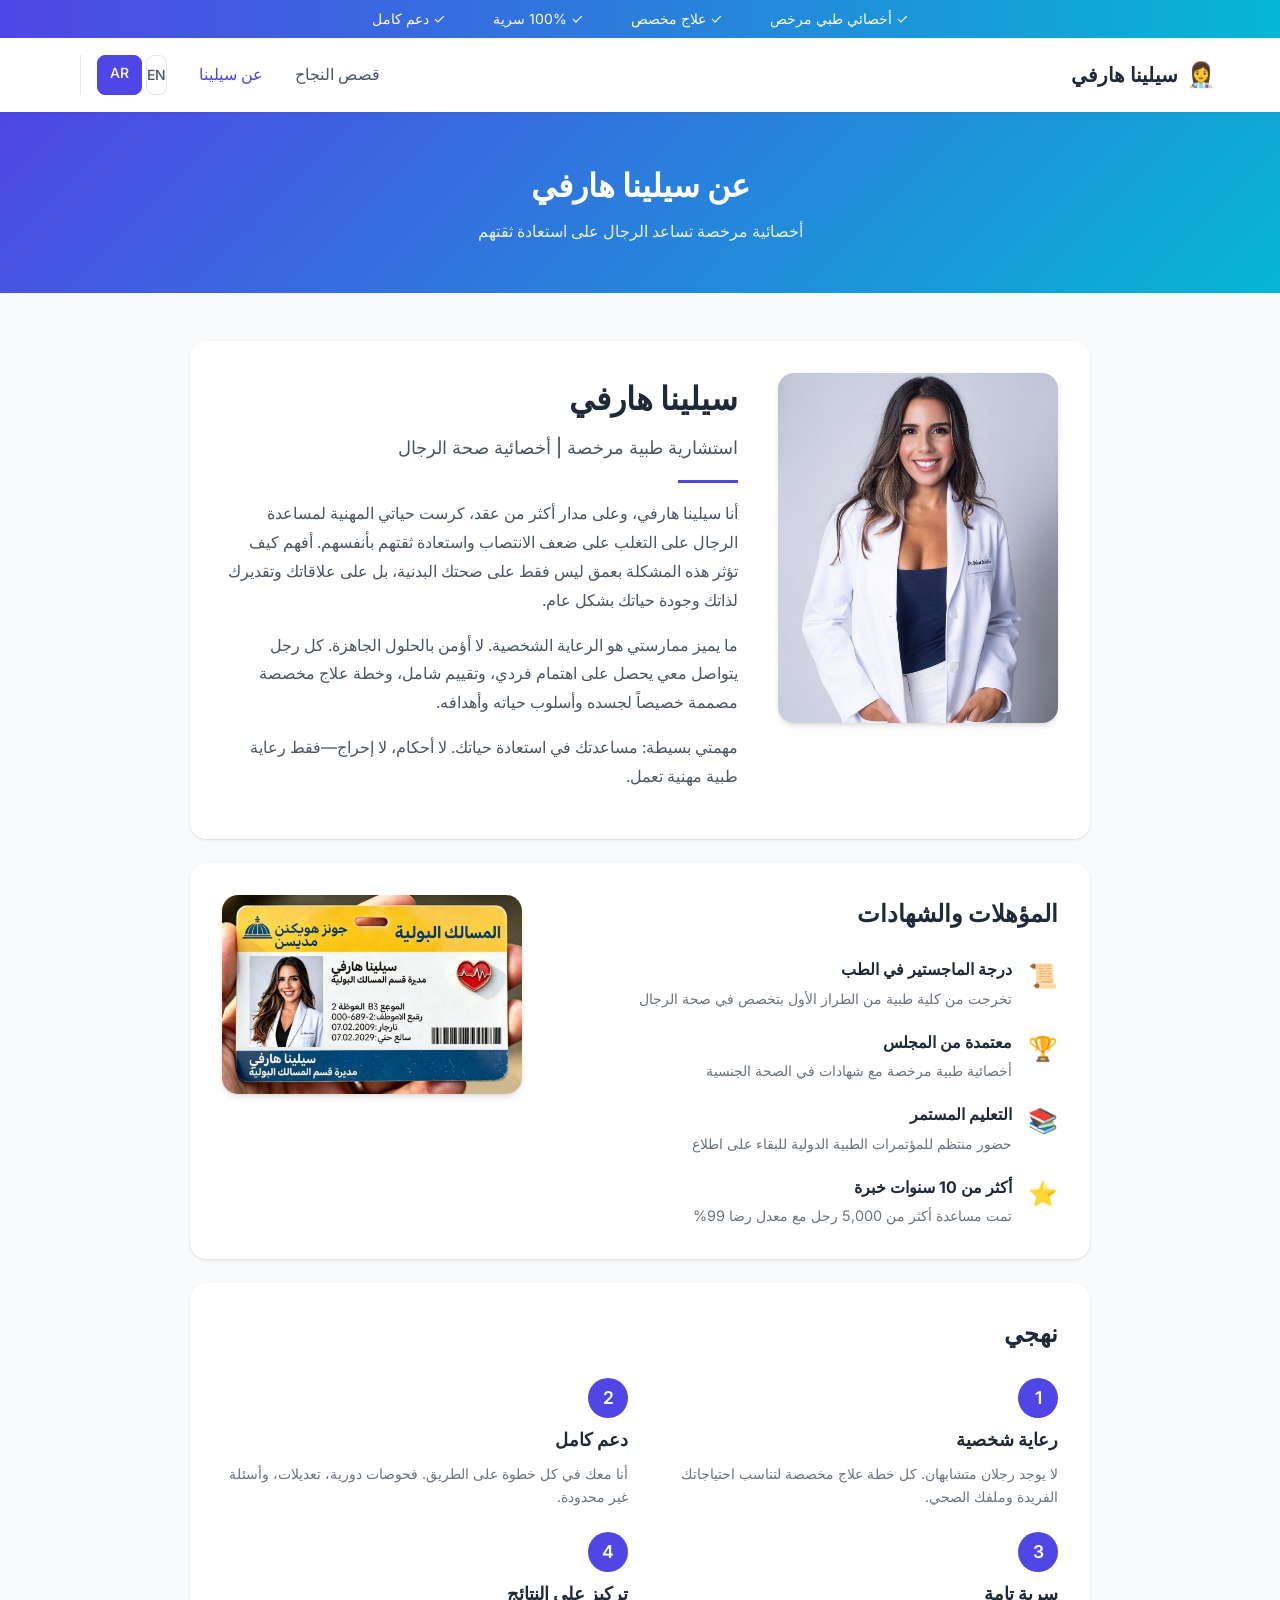
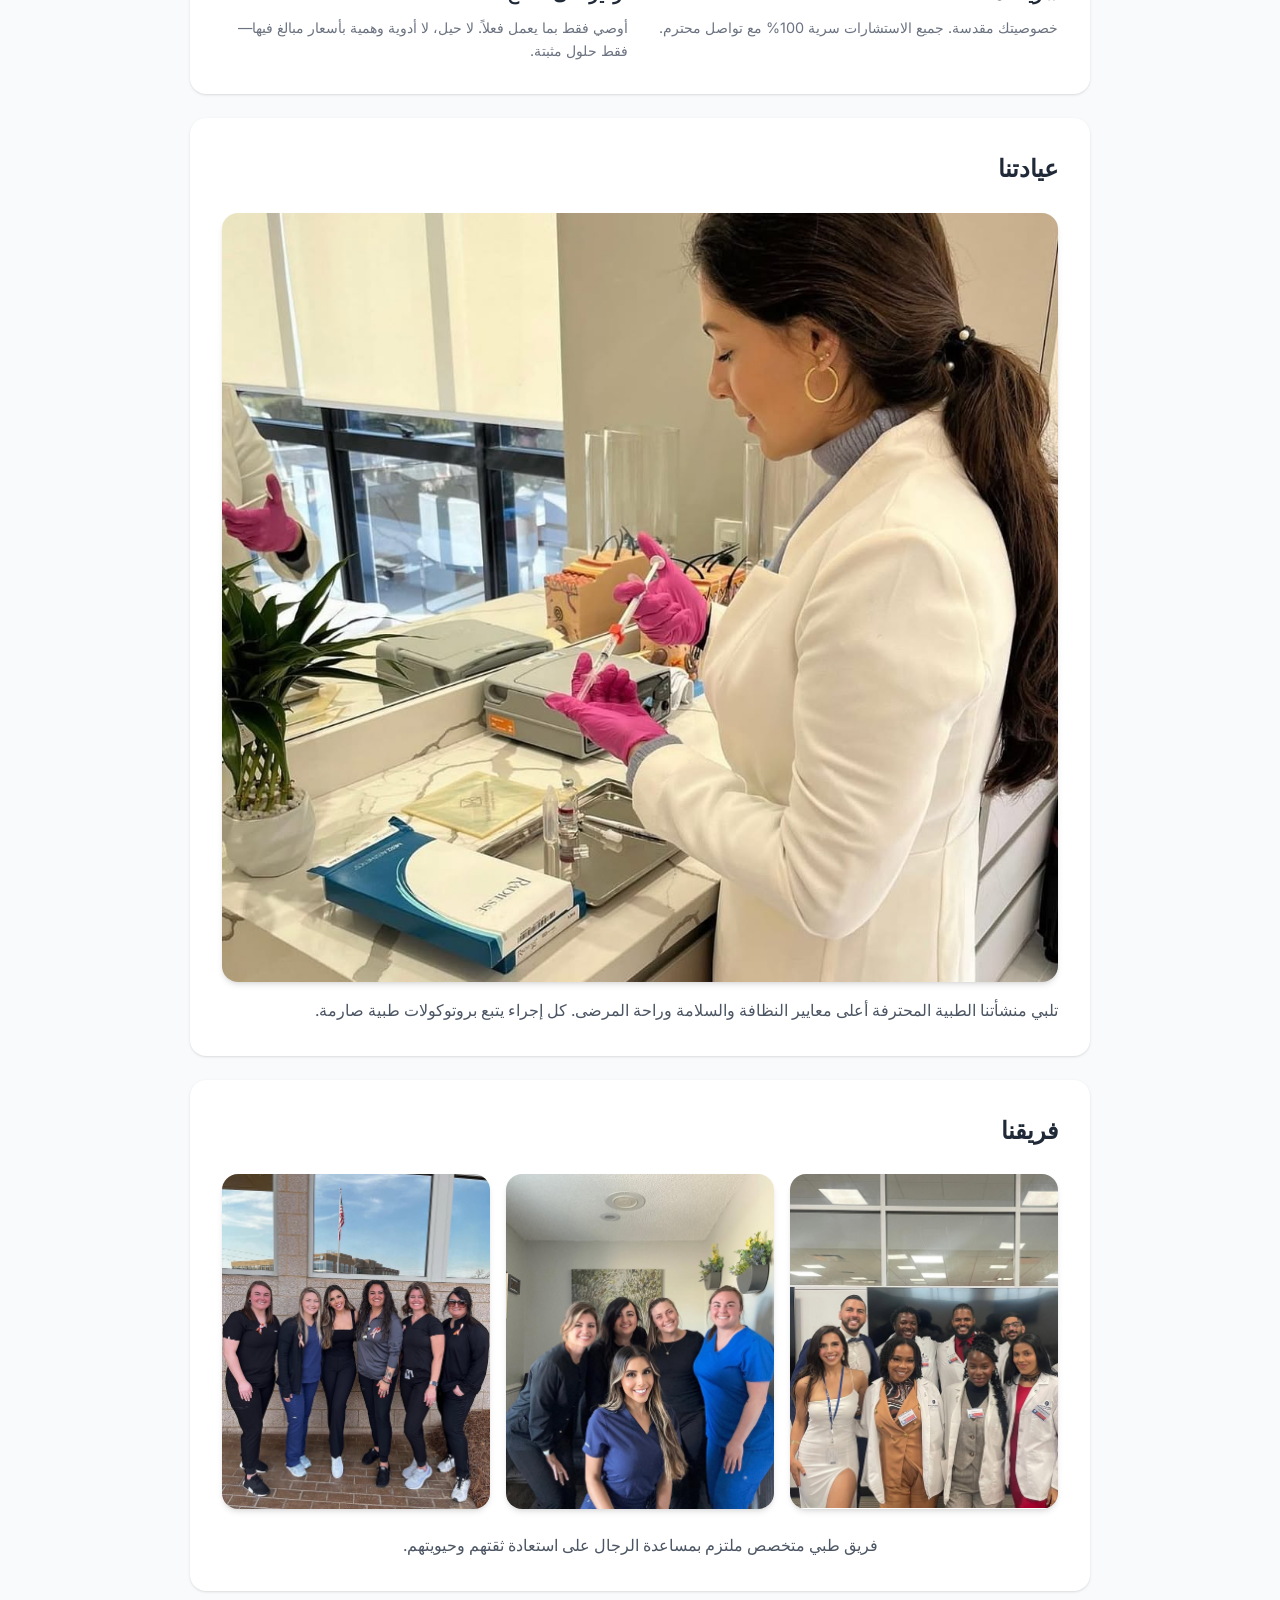
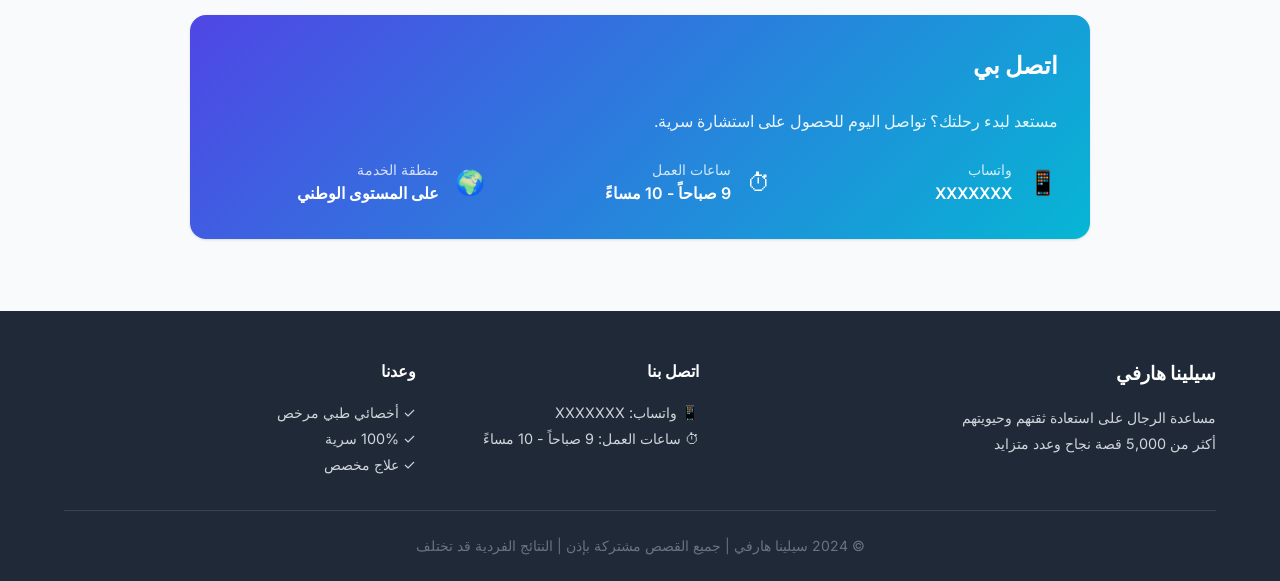
<file: about.html>
<!DOCTYPE html>
<html lang="ar" dir="rtl">
<head>
  <meta charset="UTF-8" />
  <meta name="viewport" content="width=device-width, initial-scale=1.0" />
  <title>عن سيلينا هارفي - استشارية طبية مرخصة</title>
  <link rel="preconnect" href="https://fonts.googleapis.com">
  <link rel="preconnect" href="https://fonts.gstatic.com" crossorigin>
  <link href="https://fonts.googleapis.com/css2?family=Inter:wght@400;500;600;700;800&display=swap" rel="stylesheet">
  <link rel="stylesheet" href="./css/main.css">
</head>
<body>
  <!-- TrustBar -->
  <div class="trust-bar">
    <div class="container">
      <span>&#10003; أخصائي طبي مرخص</span>
      <span>&#10003; علاج مخصص</span>
      <span>&#10003; 100% سرية</span>
      <span>&#10003; دعم كامل</span>
    </div>
  </div>

  <!-- Navbar -->
  <nav class="navbar">
    <div class="container">
      <a href="./index.html" class="logo">
        <span class="logo-icon">&#128105;&#8205;&#9877;&#65039;</span>
        <span>سيلينا هارفي</span>
      </a>
      <div class="nav-links">
        <a href="./index.html">قصص النجاح</a>
        <a href="./about.html" class="active">عن سيلينا</a>
        <div class="lang-switcher">
          <a href="./en/about.html" class="lang-btn">EN</a>
          <span class="lang-btn active">AR</span>
        </div>
      </div>
      <button class="mobile-menu-btn" onclick="toggleMobileMenu()">&#9776;</button>
    </div>
  </nav>
  <div class="mobile-menu" id="mobileMenu">
    <a href="./index.html">قصص النجاح</a>
    <a href="./about.html">عن سيلينا</a>
    <div class="lang-switcher" style="padding: 0.75rem 0;">
      <a href="./en/about.html" class="lang-btn">EN</a>
      <span class="lang-btn active">AR</span>
    </div>
  </div>

  <!-- About Page Content -->
  <div class="about-page">
    <section class="page-header">
      <div class="container">
        <h1>عن سيلينا هارفي</h1>
        <p>أخصائية مرخصة تساعد الرجال على استعادة ثقتهم</p>
      </div>
    </section>

    <section class="about-section">
      <div class="side-images-outer left-outer">
        <div class="outer-image">
          <img src="./images/work2.jpg" alt="Work" />
        </div>
        <div class="outer-image">
          <img src="./images/work3.jpg" alt="Work" />
        </div>
      </div>
      <div class="container">
        <div class="about-content">
          <!-- Selena Profile -->
          <div class="about-card selena-profile">
            <div class="profile-image">
              <img src="./images/selena.jpg" alt="سيلينا هارفي" />
            </div>
            <div class="profile-info">
              <h2>سيلينا هارفي</h2>
              <p class="profile-title">استشارية طبية مرخصة | أخصائية صحة الرجال</p>
              <div class="profile-divider"></div>
              <p>أنا سيلينا هارفي، وعلى مدار أكثر من عقد، كرست حياتي المهنية لمساعدة الرجال على التغلب على ضعف الانتصاب واستعادة ثقتهم بأنفسهم. أفهم كيف تؤثر هذه المشكلة بعمق ليس فقط على صحتك البدنية، بل على علاقاتك وتقديرك لذاتك وجودة حياتك بشكل عام.</p>
              <p>ما يميز ممارستي هو الرعاية الشخصية. لا أؤمن بالحلول الجاهزة. كل رجل يتواصل معي يحصل على اهتمام فردي، وتقييم شامل، وخطة علاج مخصصة مصممة خصيصاً لجسده وأسلوب حياته وأهدافه.</p>
              <p>مهمتي بسيطة: مساعدتك في استعادة حياتك. لا أحكام، لا إحراج—فقط رعاية طبية مهنية تعمل.</p>
            </div>
          </div>

          <!-- Qualifications -->
          <div class="about-card qualifications-card">
            <div class="qualifications-content">
              <h2>المؤهلات والشهادات</h2>
              <div class="qualification-list">
                <div class="qual-item">
                  <span class="qual-icon">&#128220;</span>
                  <div>
                    <h4>درجة الماجستير في الطب</h4>
                    <p>تخرجت من كلية طبية من الطراز الأول بتخصص في صحة الرجال</p>
                  </div>
                </div>
                <div class="qual-item">
                  <span class="qual-icon">&#127942;</span>
                  <div>
                    <h4>معتمدة من المجلس</h4>
                    <p>أخصائية طبية مرخصة مع شهادات في الصحة الجنسية</p>
                  </div>
                </div>
                <div class="qual-item">
                  <span class="qual-icon">&#128218;</span>
                  <div>
                    <h4>التعليم المستمر</h4>
                    <p>حضور منتظم للمؤتمرات الطبية الدولية للبقاء على اطلاع</p>
                  </div>
                </div>
                <div class="qual-item">
                  <span class="qual-icon">&#11088;</span>
                  <div>
                    <h4>أكثر من 10 سنوات خبرة</h4>
                    <p>تمت مساعدة أكثر من 5,000 رجل مع معدل رضا 99%</p>
                  </div>
                </div>
              </div>
            </div>
            <div class="qualifications-image">
              <img src="./images/card.png" alt="Credentials Card" />
            </div>
          </div>

          <!-- My Approach -->
          <div class="about-card">
            <h2>نهجي</h2>
            <div class="features-grid">
              <div class="feature-item">
                <div class="feature-icon">1</div>
                <h3>رعاية شخصية</h3>
                <p>لا يوجد رجلان متشابهان. كل خطة علاج مخصصة لتناسب احتياجاتك الفريدة وملفك الصحي.</p>
              </div>
              <div class="feature-item">
                <div class="feature-icon">2</div>
                <h3>دعم كامل</h3>
                <p>أنا معك في كل خطوة على الطريق. فحوصات دورية، تعديلات، وأسئلة غير محدودة.</p>
              </div>
              <div class="feature-item">
                <div class="feature-icon">3</div>
                <h3>سرية تامة</h3>
                <p>خصوصيتك مقدسة. جميع الاستشارات سرية 100% مع تواصل محترم.</p>
              </div>
              <div class="feature-item">
                <div class="feature-icon">4</div>
                <h3>تركيز على النتائج</h3>
                <p>أوصي فقط بما يعمل فعلاً. لا حيل، لا أدوية وهمية بأسعار مبالغ فيها—فقط حلول مثبتة.</p>
              </div>
            </div>
          </div>

          <!-- Our Clinic -->
          <div class="about-card">
            <h2>عيادتنا</h2>
            <div class="work-image">
              <img src="./images/work.jpg" alt="عيادتنا" />
            </div>
            <p style="margin-top: 1rem; color: var(--gray-600);">تلبي منشأتنا الطبية المحترفة أعلى معايير النظافة والسلامة وراحة المرضى. كل إجراء يتبع بروتوكولات طبية صارمة.</p>
          </div>

          <!-- Our Team -->
          <div class="about-card">
            <h2>فريقنا</h2>
            <div class="about-team-gallery">
              <div class="team-photo">
                <img src="./images/team.jpg" alt="فريقنا" />
              </div>
              <div class="team-photo">
                <img src="./images/team2.jpg" alt="فريقنا" />
              </div>
              <div class="team-photo">
                <img src="./images/team3.jpg" alt="فريقنا" />
              </div>
            </div>
            <p style="margin-top: 1.5rem; color: var(--gray-600); text-align: center;">فريق طبي متخصص ملتزم بمساعدة الرجال على استعادة ثقتهم وحيويتهم.</p>
          </div>

          <!-- Contact Card -->
          <div class="about-card contact-card">
            <h2>اتصل بي</h2>
            <p>مستعد لبدء رحلتك؟ تواصل اليوم للحصول على استشارة سرية.</p>
            <div class="contact-info-large">
              <div class="contact-item">
                <span class="contact-icon">&#128241;</span>
                <div>
                  <span class="contact-label">واتساب</span>
                  <span class="contact-value">XXXXXXX</span>
                </div>
              </div>
              <div class="contact-item">
                <span class="contact-icon">&#9201;</span>
                <div>
                  <span class="contact-label">ساعات العمل</span>
                  <span class="contact-value">9 صباحاً - 10 مساءً</span>
                </div>
              </div>
              <div class="contact-item">
                <span class="contact-icon">&#127757;</span>
                <div>
                  <span class="contact-label">منطقة الخدمة</span>
                  <span class="contact-value">على المستوى الوطني</span>
                </div>
              </div>
            </div>
          </div>
        </div>
      </div>
      <div class="side-images-outer right-outer">
        <div class="outer-image">
          <img src="./images/work4.jpg" alt="Work" />
        </div>
        <div class="outer-image">
          <img src="./images/work5.jpg" alt="Work" />
        </div>
      </div>
    </section>
  </div>

  <!-- Footer -->
  <footer class="footer">
    <div class="container">
      <div class="footer-content">
        <div class="footer-section">
          <h3>سيلينا هارفي</h3>
          <p>
            مساعدة الرجال على استعادة ثقتهم وحيويتهم<br>أكثر من 5,000 قصة نجاح وعدد متزايد
          </p>
        </div>
        <div class="footer-section">
          <h4>اتصل بنا</h4>
          <p>&#128241; واتساب: XXXXXXX</p>
          <p>&#9201; ساعات العمل: 9 صباحاً - 10 مساءً</p>
        </div>
        <div class="footer-section">
          <h4>وعدنا</h4>
          <p>
            &#10003; أخصائي طبي مرخص<br>
            &#10003; 100% سرية<br>
            &#10003; علاج مخصص
          </p>
        </div>
      </div>
      <div class="footer-bottom">
        <p>&#169; 2024 سيلينا هارفي | جميع القصص مشتركة بإذن | النتائج الفردية قد تختلف</p>
      </div>
    </div>
  </footer>

  <script>
    function toggleMobileMenu() {
      document.getElementById('mobileMenu').classList.toggle('open');
    }
  </script>
</body>
</html>
</file>
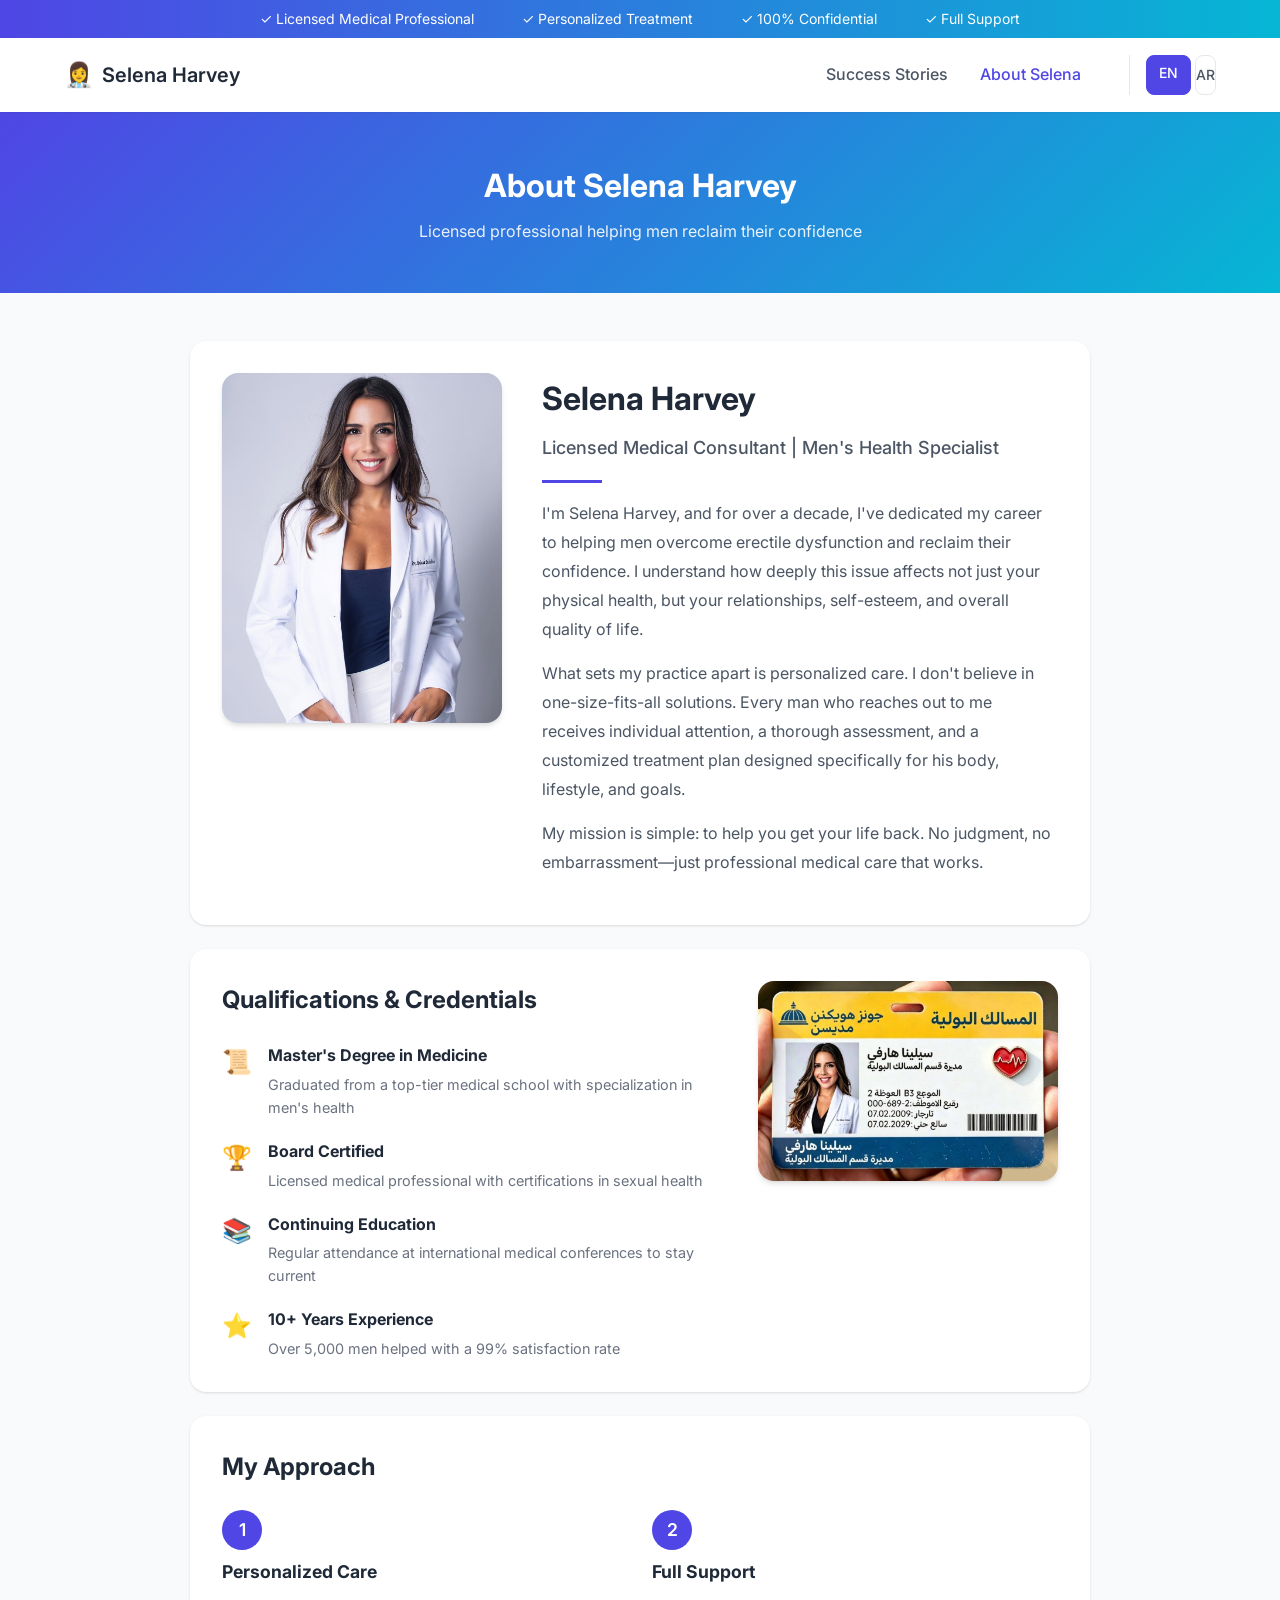
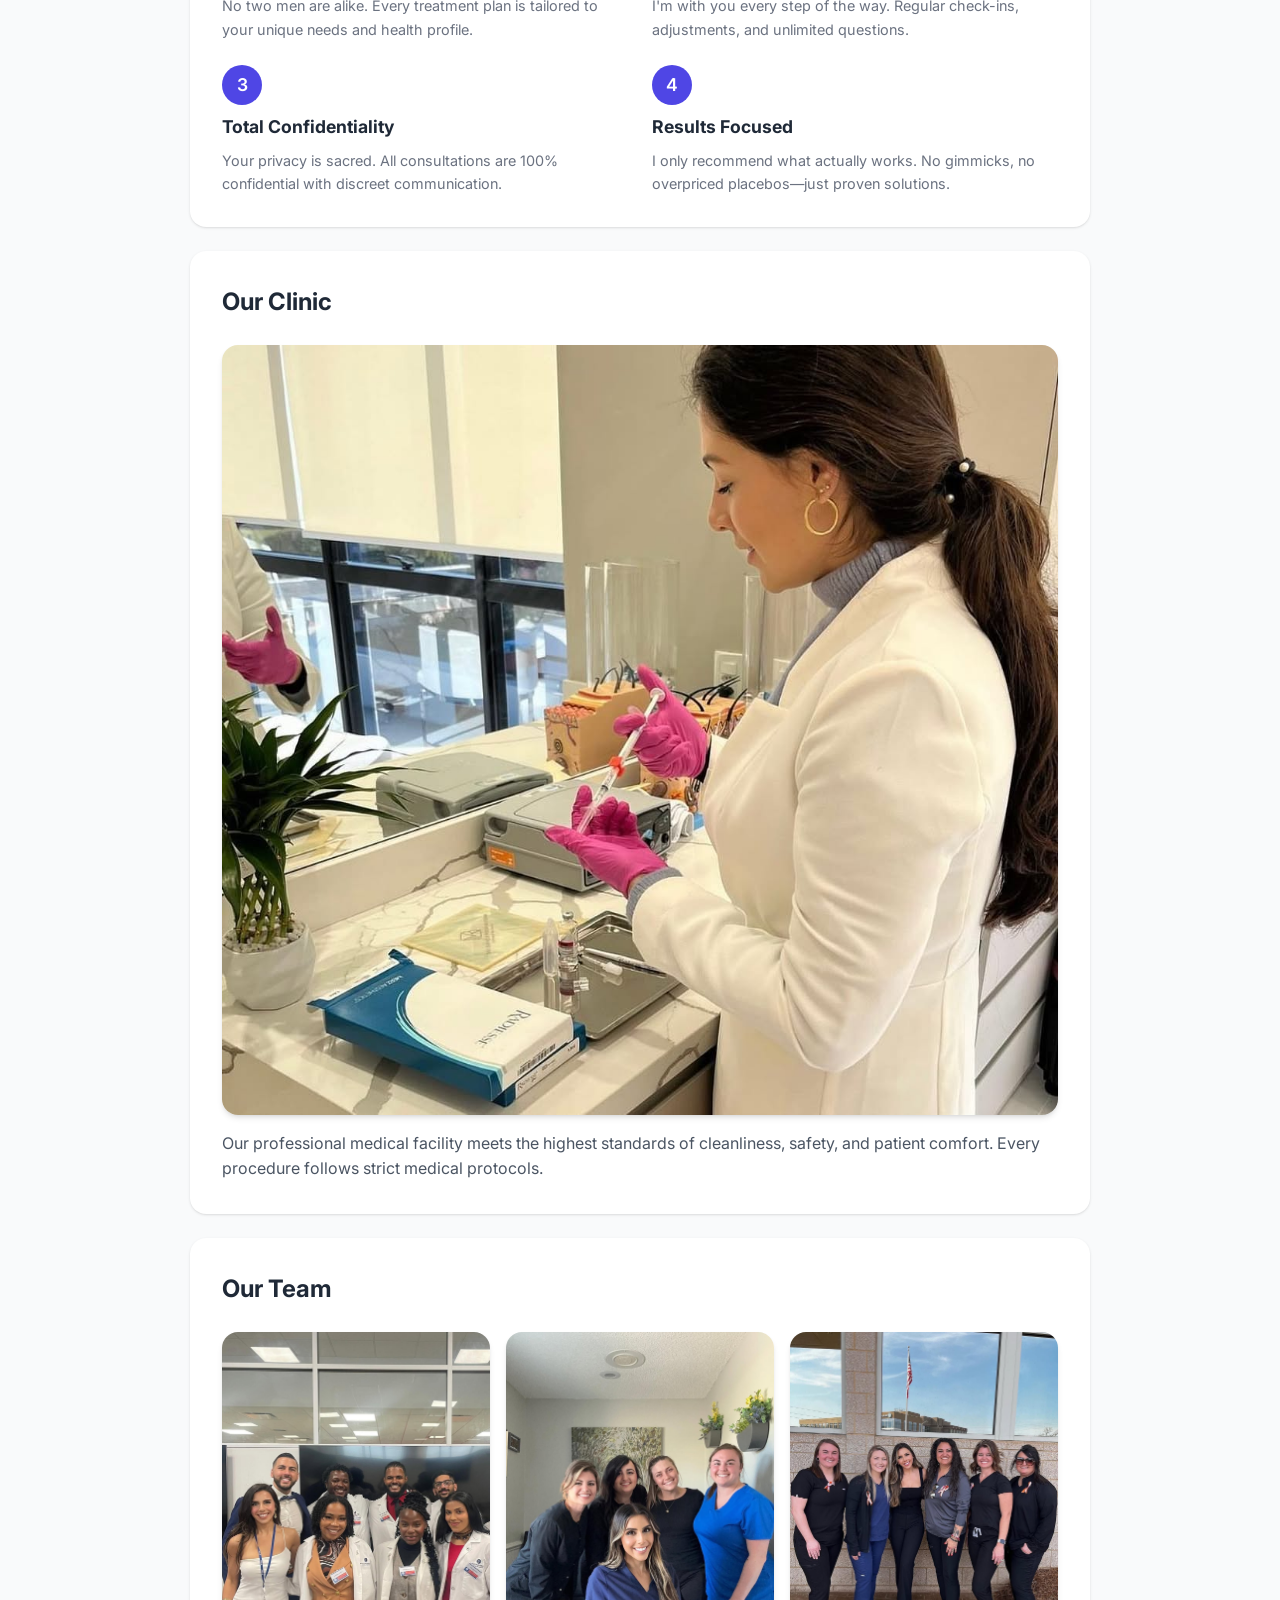
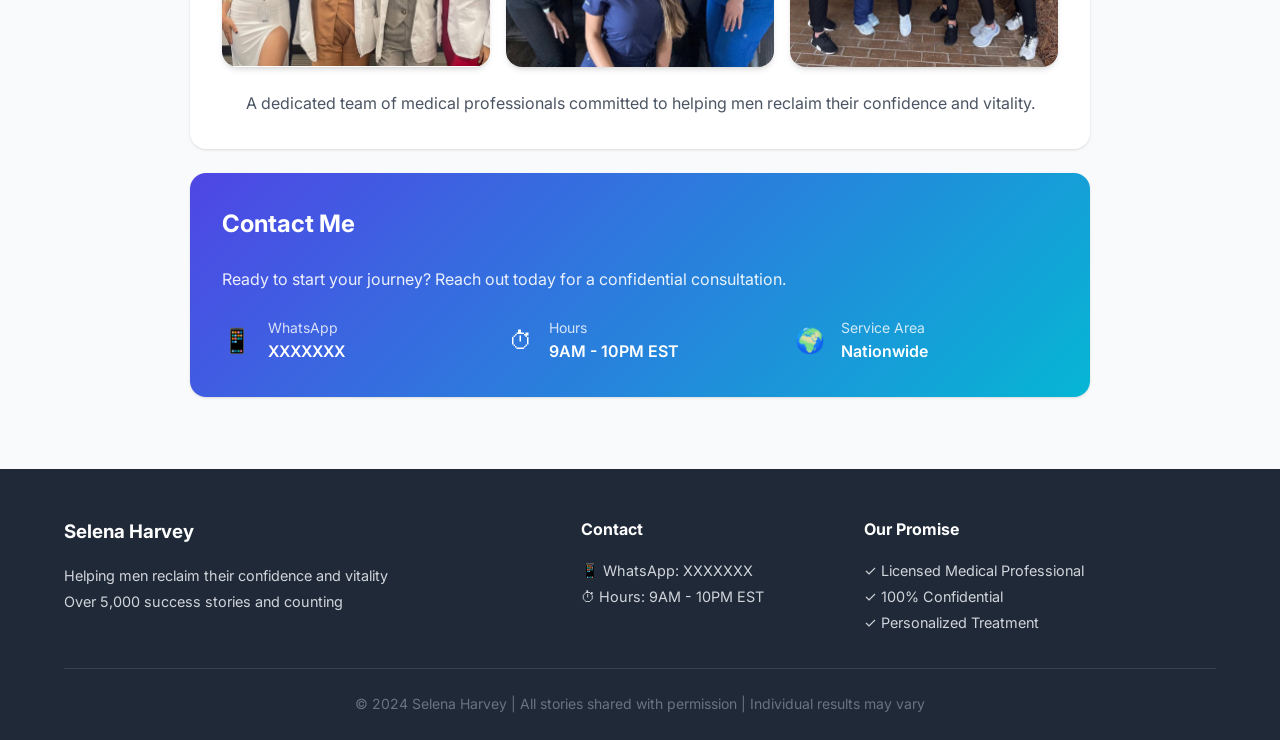
<file: en/about.html>
<!DOCTYPE html>
<html lang="en" dir="ltr">
<head>
  <meta charset="UTF-8" />
  <meta name="viewport" content="width=device-width, initial-scale=1.0" />
  <title>About Selena Harvey - Licensed Medical Consultant</title>
  <link rel="preconnect" href="https://fonts.googleapis.com">
  <link rel="preconnect" href="https://fonts.gstatic.com" crossorigin>
  <link href="https://fonts.googleapis.com/css2?family=Inter:wght@400;500;600;700;800&display=swap" rel="stylesheet">
  <link rel="stylesheet" href="../css/main.css">
</head>
<body>
  <!-- TrustBar -->
  <div class="trust-bar">
    <div class="container">
      <span>&#10003; Licensed Medical Professional</span>
      <span>&#10003; Personalized Treatment</span>
      <span>&#10003; 100% Confidential</span>
      <span>&#10003; Full Support</span>
    </div>
  </div>

  <!-- Navbar -->
  <nav class="navbar">
    <div class="container">
      <a href="./index.html" class="logo">
        <span class="logo-icon">&#128105;&#8205;&#9877;&#65039;</span>
        <span>Selena Harvey</span>
      </a>
      <div class="nav-links">
        <a href="./index.html">Success Stories</a>
        <a href="./about.html" class="active">About Selena</a>
        <div class="lang-switcher">
          <span class="lang-btn active">EN</span>
          <a href="../about.html" class="lang-btn">AR</a>
        </div>
      </div>
      <button class="mobile-menu-btn" onclick="toggleMobileMenu()">&#9776;</button>
    </div>
  </nav>
  <div class="mobile-menu" id="mobileMenu">
    <a href="./index.html">Success Stories</a>
    <a href="./about.html">About Selena</a>
    <div class="lang-switcher" style="padding: 0.75rem 0;">
      <span class="lang-btn active">EN</span>
      <a href="../about.html" class="lang-btn">AR</a>
    </div>
  </div>

  <!-- About Page Content -->
  <div class="about-page">
    <section class="page-header">
      <div class="container">
        <h1>About Selena Harvey</h1>
        <p>Licensed professional helping men reclaim their confidence</p>
      </div>
    </section>

    <section class="about-section">
      <div class="side-images-outer left-outer">
        <div class="outer-image">
          <img src="../images/work2.jpg" alt="Work" />
        </div>
        <div class="outer-image">
          <img src="../images/work3.jpg" alt="Work" />
        </div>
      </div>
      <div class="container">
        <div class="about-content">
          <!-- Selena Profile -->
          <div class="about-card selena-profile">
            <div class="profile-image">
              <img src="../images/selena.jpg" alt="Selena Harvey" />
            </div>
            <div class="profile-info">
              <h2>Selena Harvey</h2>
              <p class="profile-title">Licensed Medical Consultant | Men's Health Specialist</p>
              <div class="profile-divider"></div>
              <p>I'm Selena Harvey, and for over a decade, I've dedicated my career to helping men overcome erectile dysfunction and reclaim their confidence. I understand how deeply this issue affects not just your physical health, but your relationships, self-esteem, and overall quality of life.</p>
              <p>What sets my practice apart is personalized care. I don't believe in one-size-fits-all solutions. Every man who reaches out to me receives individual attention, a thorough assessment, and a customized treatment plan designed specifically for his body, lifestyle, and goals.</p>
              <p>My mission is simple: to help you get your life back. No judgment, no embarrassment—just professional medical care that works.</p>
            </div>
          </div>

          <!-- Qualifications -->
          <div class="about-card qualifications-card">
            <div class="qualifications-content">
              <h2>Qualifications & Credentials</h2>
              <div class="qualification-list">
                <div class="qual-item">
                  <span class="qual-icon">&#128220;</span>
                  <div>
                    <h4>Master's Degree in Medicine</h4>
                    <p>Graduated from a top-tier medical school with specialization in men's health</p>
                  </div>
                </div>
                <div class="qual-item">
                  <span class="qual-icon">&#127942;</span>
                  <div>
                    <h4>Board Certified</h4>
                    <p>Licensed medical professional with certifications in sexual health</p>
                  </div>
                </div>
                <div class="qual-item">
                  <span class="qual-icon">&#128218;</span>
                  <div>
                    <h4>Continuing Education</h4>
                    <p>Regular attendance at international medical conferences to stay current</p>
                  </div>
                </div>
                <div class="qual-item">
                  <span class="qual-icon">&#11088;</span>
                  <div>
                    <h4>10+ Years Experience</h4>
                    <p>Over 5,000 men helped with a 99% satisfaction rate</p>
                  </div>
                </div>
              </div>
            </div>
            <div class="qualifications-image">
              <img src="../images/card.png" alt="Credentials Card" />
            </div>
          </div>

          <!-- My Approach -->
          <div class="about-card">
            <h2>My Approach</h2>
            <div class="features-grid">
              <div class="feature-item">
                <div class="feature-icon">1</div>
                <h3>Personalized Care</h3>
                <p>No two men are alike. Every treatment plan is tailored to your unique needs and health profile.</p>
              </div>
              <div class="feature-item">
                <div class="feature-icon">2</div>
                <h3>Full Support</h3>
                <p>I'm with you every step of the way. Regular check-ins, adjustments, and unlimited questions.</p>
              </div>
              <div class="feature-item">
                <div class="feature-icon">3</div>
                <h3>Total Confidentiality</h3>
                <p>Your privacy is sacred. All consultations are 100% confidential with discreet communication.</p>
              </div>
              <div class="feature-item">
                <div class="feature-icon">4</div>
                <h3>Results Focused</h3>
                <p>I only recommend what actually works. No gimmicks, no overpriced placebos—just proven solutions.</p>
              </div>
            </div>
          </div>

          <!-- Our Clinic -->
          <div class="about-card">
            <h2>Our Clinic</h2>
            <div class="work-image">
              <img src="../images/work.jpg" alt="Our Clinic" />
            </div>
            <p style="margin-top: 1rem; color: var(--gray-600);">Our professional medical facility meets the highest standards of cleanliness, safety, and patient comfort. Every procedure follows strict medical protocols.</p>
          </div>

          <!-- Our Team -->
          <div class="about-card">
            <h2>Our Team</h2>
            <div class="about-team-gallery">
              <div class="team-photo">
                <img src="../images/team.jpg" alt="Our Team" />
              </div>
              <div class="team-photo">
                <img src="../images/team2.jpg" alt="Our Team" />
              </div>
              <div class="team-photo">
                <img src="../images/team3.jpg" alt="Our Team" />
              </div>
            </div>
            <p style="margin-top: 1.5rem; color: var(--gray-600); text-align: center;">A dedicated team of medical professionals committed to helping men reclaim their confidence and vitality.</p>
          </div>

          <!-- Contact Card -->
          <div class="about-card contact-card">
            <h2>Contact Me</h2>
            <p>Ready to start your journey? Reach out today for a confidential consultation.</p>
            <div class="contact-info-large">
              <div class="contact-item">
                <span class="contact-icon">&#128241;</span>
                <div>
                  <span class="contact-label">WhatsApp</span>
                  <span class="contact-value">XXXXXXX</span>
                </div>
              </div>
              <div class="contact-item">
                <span class="contact-icon">&#9201;</span>
                <div>
                  <span class="contact-label">Hours</span>
                  <span class="contact-value">9AM - 10PM EST</span>
                </div>
              </div>
              <div class="contact-item">
                <span class="contact-icon">&#127757;</span>
                <div>
                  <span class="contact-label">Service Area</span>
                  <span class="contact-value">Nationwide</span>
                </div>
              </div>
            </div>
          </div>
        </div>
      </div>
      <div class="side-images-outer right-outer">
        <div class="outer-image">
          <img src="../images/work4.jpg" alt="Work" />
        </div>
        <div class="outer-image">
          <img src="../images/work5.jpg" alt="Work" />
        </div>
      </div>
    </section>
  </div>

  <!-- Footer -->
  <footer class="footer">
    <div class="container">
      <div class="footer-content">
        <div class="footer-section">
          <h3>Selena Harvey</h3>
          <p>
            Helping men reclaim their confidence and vitality<br>Over 5,000 success stories and counting
          </p>
        </div>
        <div class="footer-section">
          <h4>Contact</h4>
          <p>&#128241; WhatsApp: XXXXXXX</p>
          <p>&#9201; Hours: 9AM - 10PM EST</p>
        </div>
        <div class="footer-section">
          <h4>Our Promise</h4>
          <p>
            &#10003; Licensed Medical Professional<br>
            &#10003; 100% Confidential<br>
            &#10003; Personalized Treatment
          </p>
        </div>
      </div>
      <div class="footer-bottom">
        <p>&#169; 2024 Selena Harvey | All stories shared with permission | Individual results may vary</p>
      </div>
    </div>
  </footer>

  <script>
    function toggleMobileMenu() {
      document.getElementById('mobileMenu').classList.toggle('open');
    }
  </script>
</body>
</html>
</file>
<file: css/main.css>
* {
  margin: 0;
  padding: 0;
  box-sizing: border-box;
}

:root {
  --primary-color: #4f46e5;
  --primary-hover: #4338ca;
  --secondary-color: #06b6d4;
  --success-color: #10b981;
  --warning-color: #f59e0b;
  --danger-color: #ef4444;
  --gold-color: #fbbf24;
  --gray-50: #f9fafb;
  --gray-100: #f3f4f6;
  --gray-200: #e5e7eb;
  --gray-300: #d1d5db;
  --gray-400: #9ca3af;
  --gray-500: #6b7280;
  --gray-600: #4b5563;
  --gray-700: #374151;
  --gray-800: #1f2937;
  --gray-900: #111827;
  --shadow-sm: 0 1px 2px 0 rgba(0, 0, 0, 0.05);
  --shadow: 0 1px 3px 0 rgba(0, 0, 0, 0.1), 0 1px 2px -1px rgba(0, 0, 0, 0.1);
  --shadow-md: 0 4px 6px -1px rgba(0, 0, 0, 0.1), 0 2px 4px -2px rgba(0, 0, 0, 0.1);
  --shadow-lg: 0 10px 15px -3px rgba(0, 0, 0, 0.1), 0 4px 6px -4px rgba(0, 0, 0, 0.1);
  --shadow-xl: 0 20px 25px -5px rgba(0, 0, 0, 0.1), 0 8px 10px -6px rgba(0, 0, 0, 0.1);
  --radius-sm: 0.25rem;
  --radius: 0.5rem;
  --radius-md: 0.75rem;
  --radius-lg: 1rem;
  --radius-xl: 1.5rem;
}

body {
  font-family: "Inter", -apple-system, BlinkMacSystemFont, "Segoe UI", Roboto, "Helvetica Neue", Arial, sans-serif;
  line-height: 1.6;
  color: var(--gray-800);
  background-color: var(--gray-50);
}

.container {
  max-width: 1200px;
  margin: 0 auto;
  padding: 0 1.5rem;
}

/* ===== Navbar ===== */
.navbar {
  background: white;
  box-shadow: var(--shadow-sm);
  position: sticky;
  top: 0;
  z-index: 100;
}

.navbar .container {
  display: flex;
  justify-content: space-between;
  align-items: center;
  padding-top: 1rem;
  padding-bottom: 1rem;
}

.logo {
  display: flex;
  align-items: center;
  gap: 0.5rem;
  font-size: 1.25rem;
  font-weight: 600;
  color: var(--gray-800);
  text-decoration: none;
}

.logo-icon {
  font-size: 1.5rem;
}

.nav-links {
  display: flex;
  align-items: center;
  gap: 2rem;
}

.nav-links a {
  color: var(--gray-600);
  text-decoration: none;
  font-weight: 500;
  transition: var(--transition);
  padding: 0.5rem 0;
}

.nav-links a:hover,
.nav-links a.active {
  color: var(--primary-color);
}

.lang-switcher {
  display: flex;
  gap: 0.25rem;
  margin-left: 1rem;
  padding-left: 1rem;
  border-left: 1px solid var(--gray-200);
}

.lang-btn {
  padding: 0.375rem 0.75rem;
  border: 1px solid var(--gray-200);
  background: white;
  color: var(--gray-600);
  border-radius: var(--radius);
  cursor: pointer;
  font-size: 0.875rem;
  font-weight: 500;
  transition: var(--transition);
  text-decoration: none;
  display: inline-block;
}

.lang-btn.active {
  background: var(--primary-color);
  color: white;
  border-color: var(--primary-color);
}

.mobile-menu-btn {
  display: none;
  background: none;
  border: none;
  font-size: 1.5rem;
  cursor: pointer;
  color: var(--gray-600);
}

.mobile-menu {
  display: none;
  background: white;
  border-top: 1px solid var(--gray-100);
  padding: 0.5rem 1rem;
}

.mobile-menu.open {
  display: block;
}

.mobile-menu a {
  display: block;
  padding: 0.75rem 0;
  color: var(--gray-600);
  text-decoration: none;
  border-bottom: 1px solid var(--gray-100);
}

/* ===== Trust Bar ===== */
.trust-bar {
  background: linear-gradient(90deg, var(--primary-color), var(--secondary-color));
  color: white;
  padding: 0.5rem 0;
}

.trust-bar .container {
  display: flex;
  justify-content: center;
  gap: 3rem;
  font-size: 0.875rem;
}

.trust-bar span {
  display: flex;
  align-items: center;
  gap: 0.25rem;
}

/* ===== Hero ===== */
.hero {
  background: linear-gradient(135deg, var(--primary-color) 0%, var(--secondary-color) 100%);
  color: white;
  padding: 5rem 0;
  text-align: center;
}

.hero-badge {
  display: inline-block;
  background: rgba(255, 255, 255, 0.2);
  padding: 0.5rem 1.5rem;
  border-radius: 2rem;
  font-size: 0.9rem;
  margin-bottom: 1.5rem;
  backdrop-filter: blur(10px);
}

.hero h1 {
  font-size: 2.5rem;
  font-weight: 700;
  margin-bottom: 1rem;
}

.hero p {
  font-size: 1.125rem;
  opacity: 0.9;
  margin-bottom: 2rem;
}

.hero-stats {
  display: flex;
  justify-content: center;
  gap: 4rem;
  margin-top: 3rem;
}

.hero-stat {
  text-align: center;
}

.hero-stat-number {
  display: block;
  font-size: 3rem;
  font-weight: 700;
  line-height: 1;
}

.hero-stat-label {
  font-size: 0.9rem;
  opacity: 0.9;
  margin-top: 0.5rem;
}

/* ===== Selena Intro ===== */
.selena-intro {
  padding: 4rem 0;
  background: white;
}

.selena-card {
  display: grid;
  grid-template-columns: 300px 1fr;
  gap: 3rem;
  background: linear-gradient(135deg, #f8fafc 0%, #f1f5f9 100%);
  border-radius: var(--radius-xl);
  padding: 3rem;
  box-shadow: var(--shadow-lg);
  align-items: center;
}

.selena-image {
  width: 100%;
  aspect-ratio: 1;
  border-radius: var(--radius-lg);
  overflow: hidden;
  box-shadow: var(--shadow-md);
}

.selena-image img {
  width: 100%;
  height: 100%;
  object-fit: cover;
}

.selena-info h2 {
  font-size: 2rem;
  color: var(--gray-800);
  margin-bottom: 0.5rem;
}

.selena-title {
  font-size: 1.125rem;
  color: var(--primary-color);
  font-weight: 500;
  margin-bottom: 1.5rem;
  line-height: 1.4;
  white-space: nowrap;
}

.selena-desc {
  color: var(--gray-600);
  line-height: 1.8;
  margin-bottom: 1.5rem;
  font-size: 1rem;
}

.selena-certs {
  display: flex;
  gap: 0.75rem;
  flex-wrap: wrap;
}

.cert-badge {
  background: var(--primary-color);
  color: white;
  padding: 0.5rem 1rem;
  border-radius: 2rem;
  font-size: 0.875rem;
  font-weight: 500;
}

/* ===== Stats ===== */
.stats {
  background: var(--gray-100);
  padding: 3rem 0;
}

.stats .container {
  display: flex;
  justify-content: center;
  gap: 6rem;
  text-align: center;
}

.stat-item {
  text-align: center;
}

.stat-number {
  display: block;
  font-size: 2.5rem;
  font-weight: 700;
  color: var(--primary-color);
}

.stat-label {
  color: var(--gray-500);
  font-size: 0.875rem;
}

/* ===== Pricing Section ===== */
.pricing-section {
  background: linear-gradient(180deg, #f8fafc 0%, #e0f2fe 50%, #f0f9ff 100%);
  padding: 5rem 0;
  position: relative;
  overflow: hidden;
}

.pricing-section::before {
  content: "";
  position: absolute;
  top: -50%;
  left: -50%;
  width: 200%;
  height: 200%;
  background: radial-gradient(circle, rgba(79, 70, 229, 0.03) 0%, transparent 70%);
  pointer-events: none;
}

.pricing-section .section-header {
  text-align: center;
  margin-bottom: 4rem;
  position: relative;
  z-index: 1;
}

.pricing-section .section-header h2 {
  font-size: 2.5rem;
  background: linear-gradient(135deg, var(--gray-800) 0%, var(--primary-color) 100%);
  -webkit-background-clip: text;
  -webkit-text-fill-color: transparent;
  background-clip: text;
  margin-bottom: 0.75rem;
}

.pricing-section .section-header p {
  font-size: 1.125rem;
  color: var(--gray-500);
}

.section-badge {
  display: inline-block;
  background: linear-gradient(135deg, var(--primary-color), var(--secondary-color));
  color: white;
  padding: 0.5rem 1.5rem;
  border-radius: 2rem;
  font-size: 0.875rem;
  font-weight: 600;
  margin-bottom: 1.5rem;
  box-shadow: 0 4px 15px rgba(79, 70, 229, 0.3);
  text-transform: uppercase;
  letter-spacing: 0.05em;
}

.section-header {
  text-align: center;
  margin-bottom: 3rem;
}

.section-header h2 {
  font-size: 1.75rem;
  color: var(--gray-800);
  margin-bottom: 0.5rem;
}

.section-header p {
  color: var(--gray-500);
}

.pricing-cards {
  display: grid;
  gap: 1.5rem;
  position: relative;
  z-index: 1;
}

.pricing-card {
  background: white;
  border-radius: 24px;
  padding: 3rem 2.5rem;
  box-shadow: 0 10px 40px rgba(0, 0, 0, 0.08);
  border: 1px solid rgba(229, 231, 235, 0.5);
  text-align: center;
  position: relative;
  transition: all 0.4s cubic-bezier(0.4, 0, 0.2, 1);
  overflow: hidden;
}

.pricing-card::before {
  content: "";
  position: absolute;
  top: 0;
  left: 0;
  right: 0;
  height: 4px;
  background: linear-gradient(90deg, var(--primary-color), var(--secondary-color));
  opacity: 0;
  transition: opacity 0.3s;
}

.pricing-card:hover {
  transform: translateY(-8px);
  box-shadow: 0 20px 60px rgba(0, 0, 0, 0.12);
}

.pricing-card:hover::before {
  opacity: 1;
}

.pricing-title {
  font-size: 1.75rem;
  color: var(--gray-800);
  margin-bottom: 1.5rem;
  font-weight: 700;
}

.pricing-subtitle {
  display: inline-flex;
  align-items: center;
  gap: 0.5rem;
  background: linear-gradient(135deg, rgba(79, 70, 229, 0.1), rgba(6, 182, 212, 0.1));
  color: var(--primary-color);
  padding: 0.5rem 1.25rem;
  border-radius: 2rem;
  font-size: 0.875rem;
  font-weight: 600;
  margin-bottom: 2rem;
  border: 1px solid rgba(79, 70, 229, 0.2);
}

.pricing-features {
  list-style: none;
  margin: 0 0 2.5rem 0;
  background: rgba(249, 250, 251, 0.8);
  border-radius: 16px;
  padding: 1.5rem;
}

.pricing-features li {
  padding: 0.875rem 0;
  border-bottom: 1px dashed var(--gray-200);
  color: var(--gray-600);
  display: flex;
  align-items: center;
  gap: 0.875rem;
  font-size: 0.95rem;
  transition: all 0.2s;
}

.pricing-features li:hover {
  color: var(--gray-800);
  padding-left: 0.5rem;
}

[dir="rtl"] .pricing-features li:hover {
  padding-left: 0;
  padding-right: 0.5rem;
}

.pricing-features li:last-child {
  border-bottom: none;
}

.pricing-features .check {
  width: 24px;
  height: 24px;
  background: linear-gradient(135deg, var(--success-color), #34d399);
  color: white;
  border-radius: 50%;
  display: flex;
  align-items: center;
  justify-content: center;
  font-size: 0.75rem;
  flex-shrink: 0;
  box-shadow: 0 2px 8px rgba(16, 185, 129, 0.3);
}

.pricing-btn {
  display: inline-block;
  padding: 1.25rem 2rem;
  border-radius: 12px;
  text-decoration: none;
  font-weight: 700;
  font-size: 1.1rem;
  transition: all 0.3s cubic-bezier(0.4, 0, 0.2, 1);
  position: relative;
  overflow: hidden;
  text-transform: uppercase;
  letter-spacing: 0.02em;
  cursor: pointer;
  font-family: inherit;
  border: none;
}

.pricing-btn-primary {
  background: linear-gradient(135deg, var(--primary-color), var(--secondary-color));
  color: white;
  border: none;
  box-shadow: 0 4px 15px rgba(79, 70, 229, 0.4);
}

.pricing-btn-primary:hover {
  transform: translateY(-2px);
  box-shadow: 0 12px 35px rgba(79, 70, 229, 0.5);
}

/* ===== Featured Reviews ===== */
.featured-reviews {
  padding: 4rem 0;
}

.reviews-grid {
  display: grid;
  grid-template-columns: repeat(3, 1fr);
  gap: 1.5rem;
}

.review-card {
  background: white;
  border-radius: var(--radius-lg);
  padding: 1.5rem;
  box-shadow: var(--shadow);
  transition: all 0.3s;
  text-align: left;
}

.review-card:hover {
  box-shadow: var(--shadow-lg);
  transform: translateY(-3px);
}

.review-card.featured {
  border: 2px solid var(--gold-color);
  position: relative;
}

.review-card.featured::before {
  content: "FEATURED";
  position: absolute;
  top: -1px;
  right: 1rem;
  background: var(--gold-color);
  color: white;
  font-size: 0.75rem;
  font-weight: 600;
  padding: 0.25rem 0.75rem;
  border-radius: 0 0 var(--radius) var(--radius);
}

[dir="rtl"] .review-card.featured::before {
  right: auto;
  left: 1rem;
  border-radius: 0 0 var(--radius) var(--radius);
}

.review-header {
  display: flex;
  align-items: center;
  justify-content: space-between;
  margin-bottom: 1rem;
}

.reviewer-info {
  display: flex;
  align-items: center;
  gap: 0.75rem;
}

.reviewer-info img {
  width: 45px;
  height: 45px;
  border-radius: 50%;
  object-fit: cover;
  flex-shrink: 0;
}

.reviewer-name {
  font-weight: 600;
  color: var(--gray-800);
}

.reviewer-name span {
  display: block;
  font-size: 0.75rem;
  color: var(--gray-500);
  font-weight: 400;
}

.review-rating {
  display: flex;
  gap: 0.125rem;
}

.star {
  color: var(--gold-color);
  font-size: 1.1rem;
}

.review-content {
  color: var(--gray-600);
  line-height: 1.7;
  font-size: 0.95rem;
}

.effect-tag {
  display: inline-block;
  padding: 0.25rem 0.75rem;
  background: var(--success-color);
  color: white;
  font-size: 0.8rem;
  border-radius: 2rem;
  margin-top: 0.75rem;
  font-weight: 500;
}

.review-meta {
  display: flex;
  flex-wrap: wrap;
  gap: 0.75rem;
  margin-top: 1rem;
  padding-top: 1rem;
  border-top: 1px solid var(--gray-100);
  font-size: 0.8rem;
  color: var(--gray-500);
}

/* ===== Team Section ===== */
.team-section {
  background: var(--gray-100);
  padding: 4rem 0;
}

.team-section h2 {
  text-align: center;
  font-size: 1.75rem;
  margin-bottom: 0.5rem;
}

.team-section .section-desc {
  text-align: center;
  color: var(--gray-500);
  margin-bottom: 2rem;
}

.team-gallery {
  display: grid;
  grid-template-columns: repeat(3, 1fr);
  gap: 1.5rem;
  max-width: 1200px;
  margin: 0 auto;
}

.team-image {
  max-width: 800px;
  margin: 0 auto;
  border-radius: var(--radius-lg);
  overflow: hidden;
  box-shadow: var(--shadow-lg);
}

.team-image img {
  width: 100%;
  height: auto;
  display: block;
}

/* ===== Process Section ===== */
.process {
  background: linear-gradient(135deg, var(--primary-color) 0%, var(--secondary-color) 100%);
  color: white;
  padding: 4rem 0;
}

.process h2 {
  text-align: center;
  font-size: 1.75rem;
  margin-bottom: 3rem;
}

.process-steps {
  display: grid;
  grid-template-columns: repeat(4, 1fr);
  gap: 2rem;
}

.process-step {
  text-align: center;
}

.step-number {
  width: 60px;
  height: 60px;
  background: rgba(255, 255, 255, 0.2);
  border-radius: 50%;
  display: flex;
  align-items: center;
  justify-content: center;
  font-size: 1.5rem;
  font-weight: 700;
  margin: 0 auto 1rem;
  border: 2px solid rgba(255, 255, 255, 0.5);
}

.process-step h3 {
  font-size: 1.125rem;
  margin-bottom: 0.5rem;
}

.process-step p {
  opacity: 0.9;
  font-size: 0.9rem;
}

/* ===== Footer ===== */
.footer {
  background: var(--gray-800);
  color: var(--gray-300);
  padding: 3rem 0 1.5rem;
}

.footer-content {
  display: grid;
  grid-template-columns: 2fr 1fr 1.5fr;
  gap: 3rem;
  margin-bottom: 2rem;
}

.footer-section h3,
.footer-section h4 {
  color: white;
  margin-bottom: 1rem;
}

.footer-section p {
  font-size: 0.9rem;
  line-height: 1.8;
}

.footer-bottom {
  border-top: 1px solid var(--gray-700);
  padding-top: 1.5rem;
  text-align: center;
  font-size: 0.875rem;
  color: var(--gray-500);
}

/* ===== Utilities ===== */
.text-center {
  text-align: center;
}

.btn-primary {
  display: inline-block;
  background: var(--primary-color);
  color: white;
  border: none;
  border-radius: var(--radius);
  font-weight: 500;
  cursor: pointer;
  transition: all 0.2s;
  text-decoration: none;
  padding: 0.75rem 2rem;
}

.btn-primary:hover {
  background: var(--primary-hover);
  transform: translateY(-2px);
  box-shadow: var(--shadow-md);
}

.btn-large {
  padding: 1rem 2.5rem;
  font-size: 1.1rem;
}

/* ===== Modal ===== */
.modal-overlay {
  position: fixed;
  top: 0;
  left: 0;
  right: 0;
  bottom: 0;
  background: rgba(0, 0, 0, 0.5);
  display: none;
  align-items: center;
  justify-content: center;
  z-index: 1000;
}

.modal-overlay.active {
  display: flex;
}

.modal-content {
  background: white;
  padding: 2rem;
  border-radius: 12px;
  text-align: center;
  min-width: 300px;
  box-shadow: 0 4px 20px rgba(0, 0, 0, 0.3);
}

.modal-text {
  font-size: 1rem;
  color: #333;
  margin-bottom: 1.5rem;
}

.modal-btn {
  background: #0066cc;
  color: white;
  border: 2px solid white;
  border-radius: 20px;
  padding: 0.5rem 2rem;
  font-size: 1rem;
  cursor: pointer;
  outline: none;
  box-shadow: 0 0 0 2px #0066cc;
}

.modal-btn:hover {
  background: #0052a3;
}

/* ===== About Page ===== */
.page-header {
  background: linear-gradient(135deg, var(--primary-color) 0%, var(--secondary-color) 100%);
  color: white;
  padding: 3rem 0;
  text-align: center;
}

.page-header h1 {
  font-size: 2rem;
  font-weight: 700;
  margin-bottom: 0.5rem;
}

.page-header p {
  opacity: 0.9;
}

.about-section {
  padding: 3rem 0;
  position: relative;
  display: flex;
  justify-content: center;
  align-items: flex-start;
  gap: 2rem;
}

.about-content {
  max-width: 900px;
  margin: 0 auto;
  flex: 0 1 900px;
}

.side-images-outer {
  display: flex;
  flex-direction: column;
  gap: 2rem;
  width: 320px;
  flex-shrink: 0;
  margin-top: 2rem;
}

.side-images-outer.left-outer {
  align-items: flex-end;
}

.side-images-outer.right-outer {
  align-items: flex-start;
}

.outer-image {
  border-radius: var(--radius-lg);
  overflow: hidden;
  box-shadow: var(--shadow-md);
  width: 300px;
}

.outer-image img {
  width: 100%;
  height: auto;
  display: block;
  aspect-ratio: 1;
  object-fit: cover;
}

.about-card {
  background: white;
  border-radius: var(--radius-lg);
  padding: 2rem;
  margin-bottom: 1.5rem;
  box-shadow: var(--shadow);
}

.about-card h2 {
  font-size: 1.5rem;
  margin-bottom: 1.5rem;
  color: var(--gray-800);
}

.selena-profile {
  display: grid;
  grid-template-columns: 280px 1fr;
  gap: 2.5rem;
  align-items: start;
}

.profile-image {
  border-radius: var(--radius-lg);
  overflow: hidden;
  box-shadow: var(--shadow-md);
}

.profile-image img {
  width: 100%;
  height: auto;
  display: block;
}

.profile-info h2 {
  font-size: 2rem;
  margin-bottom: 0.5rem;
}

.profile-title {
  font-weight: 500;
  font-size: 1.125rem;
  color: var(--primary-color);
}

.profile-divider {
  width: 60px;
  height: 3px;
  background: var(--primary-color);
  margin: 1rem 0;
}

.profile-info p {
  color: var(--gray-600);
  line-height: 1.8;
  margin-bottom: 1rem;
}

.qualifications-card {
  display: grid;
  grid-template-columns: 1fr 300px;
  gap: 2rem;
  align-items: start;
}

.qualifications-content {
  min-width: 0;
}

.qualifications-image {
  border-radius: var(--radius-lg);
  overflow: hidden;
  box-shadow: var(--shadow-md);
}

.qualifications-image img {
  width: 100%;
  height: auto;
  display: block;
}

.qualification-list {
  display: grid;
  gap: 1.25rem;
}

.qual-item {
  display: flex;
  gap: 1rem;
  align-items: flex-start;
}

.qual-icon {
  font-size: 1.5rem;
}

.qual-item h4 {
  font-size: 1rem;
  color: var(--gray-800);
  margin-bottom: 0.25rem;
}

.qual-item p {
  color: var(--gray-500);
  font-size: 0.9rem;
}

.features-grid {
  display: grid;
  grid-template-columns: repeat(2, 1fr);
  gap: 1.5rem;
}

.feature-item {
  display: flex;
  flex-direction: column;
  gap: 0.5rem;
}

.feature-icon {
  width: 40px;
  height: 40px;
  background: var(--primary-color);
  color: white;
  border-radius: 50%;
  display: flex;
  align-items: center;
  justify-content: center;
  font-weight: 600;
  font-size: 1.1rem;
}

.feature-item h3 {
  font-size: 1.1rem;
  color: var(--gray-800);
}

.feature-item p {
  font-size: 0.9rem;
  color: var(--gray-500);
}

.work-image,
.team-photo {
  border-radius: var(--radius-lg);
  overflow: hidden;
  box-shadow: var(--shadow-md);
}

.work-image img,
.team-photo img {
  width: 100%;
  height: auto;
  display: block;
}

.about-team-gallery {
  display: grid;
  grid-template-columns: repeat(3, 1fr);
  gap: 1rem;
  margin: 0 auto;
}

.team-photo {
  max-width: 100%;
}

.contact-card {
  background: linear-gradient(135deg, var(--primary-color), var(--secondary-color));
  color: white;
}

.contact-card h2 {
  color: white;
}

.contact-card > p {
  color: rgba(255, 255, 255, 0.9);
  margin-bottom: 1.5rem;
}

.contact-info-large {
  display: grid;
  grid-template-columns: repeat(3, 1fr);
  gap: 1.5rem;
}

.contact-item {
  display: flex;
  align-items: center;
  gap: 1rem;
}

.contact-icon {
  font-size: 1.5rem;
}

.contact-label {
  display: block;
  font-size: 0.875rem;
  opacity: 0.8;
}

.contact-value {
  display: block;
  font-weight: 600;
  font-size: 1rem;
}

/* ===== RTL Support ===== */
[dir="rtl"] .lang-switcher {
  margin-right: 0;
  margin-left: 1rem;
}

[dir="rtl"] .pricing-features li:hover {
  padding-left: 0;
  padding-right: 0.5rem;
}

[dir="rtl"] .review-card.featured::before {
  right: auto;
  left: 1rem;
  border-radius: 0 0 var(--radius) var(--radius);
}

/* ===== Media Queries ===== */
@media (max-width: 1300px) {
  .side-images-outer {
    display: none;
  }
}

@media (max-width: 1024px) {
  .reviews-grid {
    grid-template-columns: repeat(2, 1fr);
  }

  .selena-card {
    grid-template-columns: 1fr;
  }

  .selena-image {
    max-width: 300px;
    margin: 0 auto;
  }

  .team-gallery {
    grid-template-columns: 1fr;
    max-width: 600px;
  }

  .selena-profile {
    grid-template-columns: 1fr;
  }

  .profile-image {
    max-width: 300px;
    margin: 0 auto;
  }

  .qualifications-card {
    grid-template-columns: 1fr;
  }

  .qualifications-image {
    max-width: 300px;
    margin: 0 auto;
  }
}

@media (max-width: 768px) {
  .trust-bar .container {
    gap: 0.75rem;
    font-size: 0.75rem;
    flex-wrap: wrap;
  }

  .nav-links {
    display: none;
  }

  .mobile-menu-btn {
    display: block;
  }

  .mobile-menu.open {
    display: block;
  }

  .hero h1 {
    font-size: 1.75rem;
  }

  .hero-stats {
    gap: 2rem;
  }

  .hero-stat-number {
    font-size: 2rem;
  }

  .stats .container {
    gap: 2rem;
  }

  .reviews-grid {
    grid-template-columns: 1fr;
  }

  .process-steps {
    grid-template-columns: 1fr;
  }

  .footer-content {
    grid-template-columns: 1fr;
    gap: 2rem;
  }

  .selena-card {
    padding: 2rem 1.5rem;
  }

  .lang-switcher {
    margin: 0;
    position: absolute;
    top: 4.5rem;
    right: 1rem;
  }

  .pricing-section .section-header h2 {
    font-size: 2rem;
  }

  .pricing-cards {
    padding: 0 1rem;
  }

  .features-grid {
    grid-template-columns: 1fr;
  }

  .contact-info-large {
    grid-template-columns: 1fr;
  }

  .about-team-gallery {
    grid-template-columns: 1fr;
  }
}
</file>
